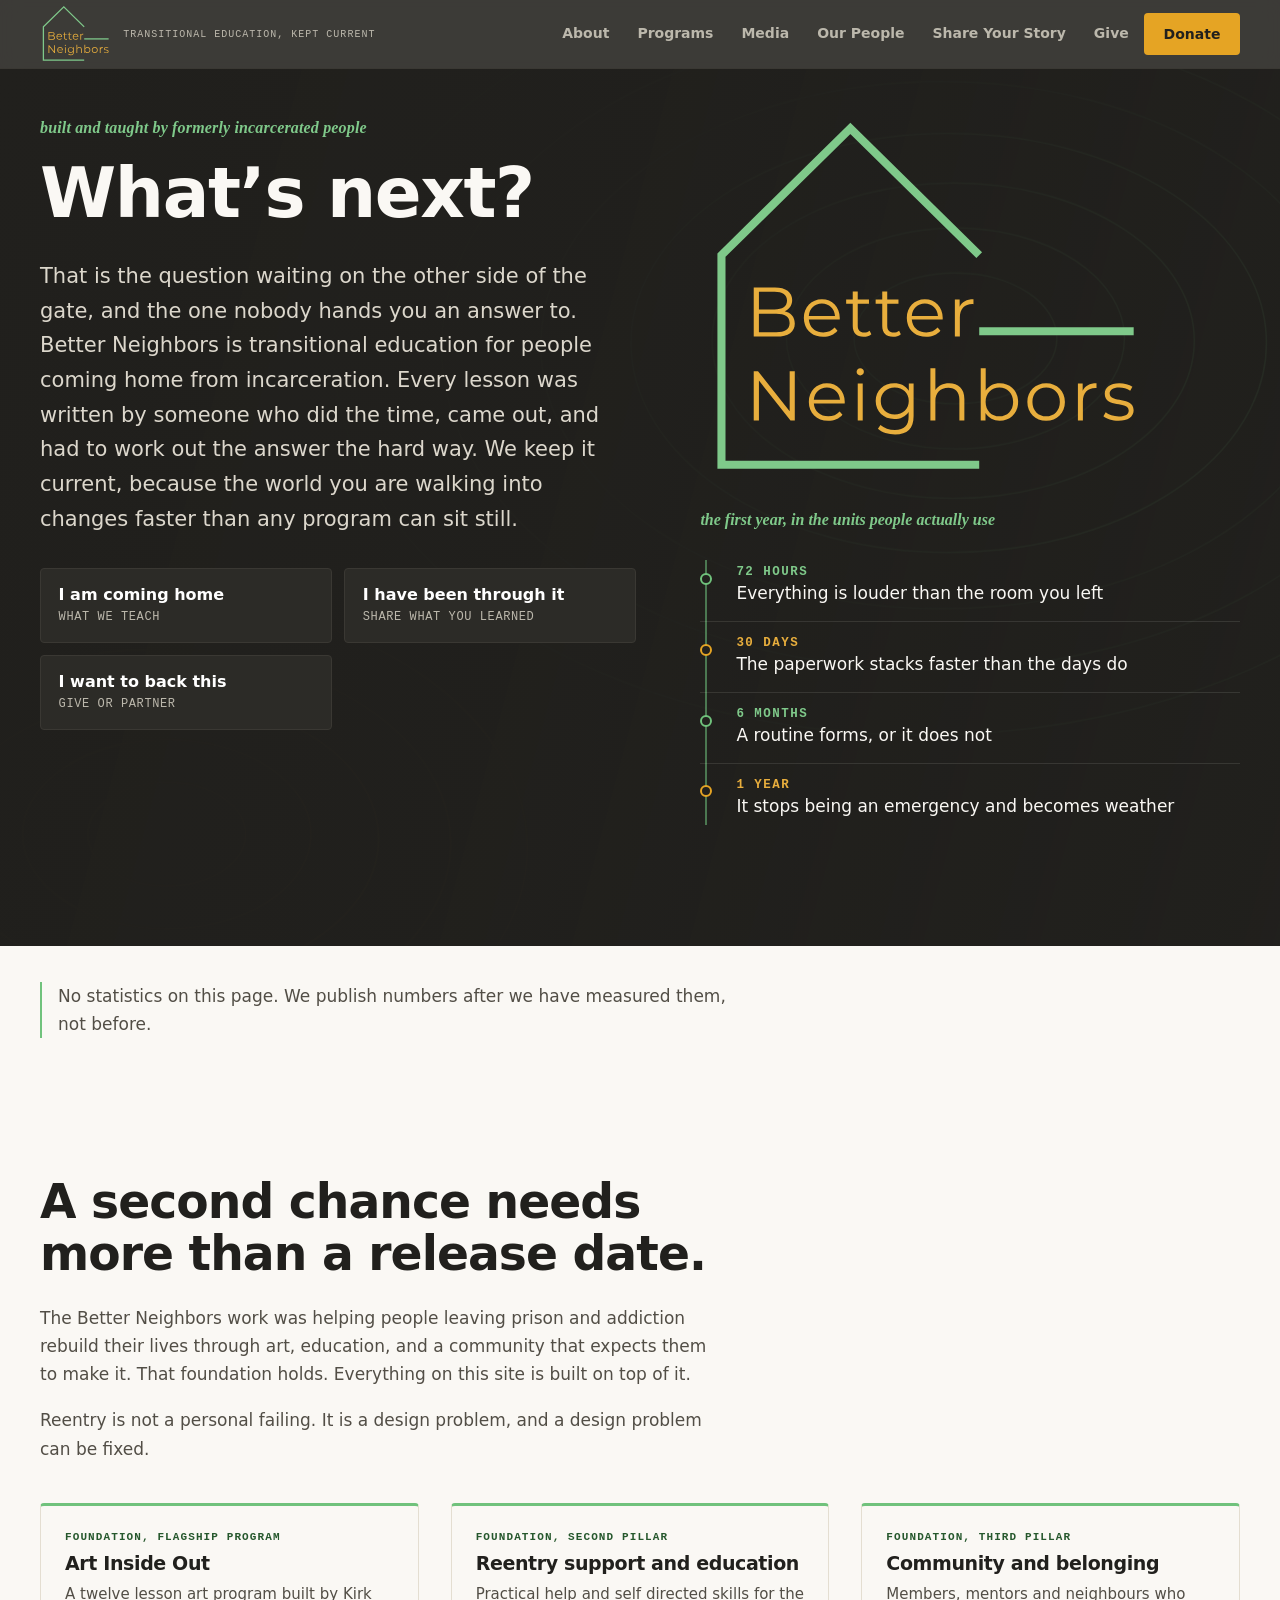
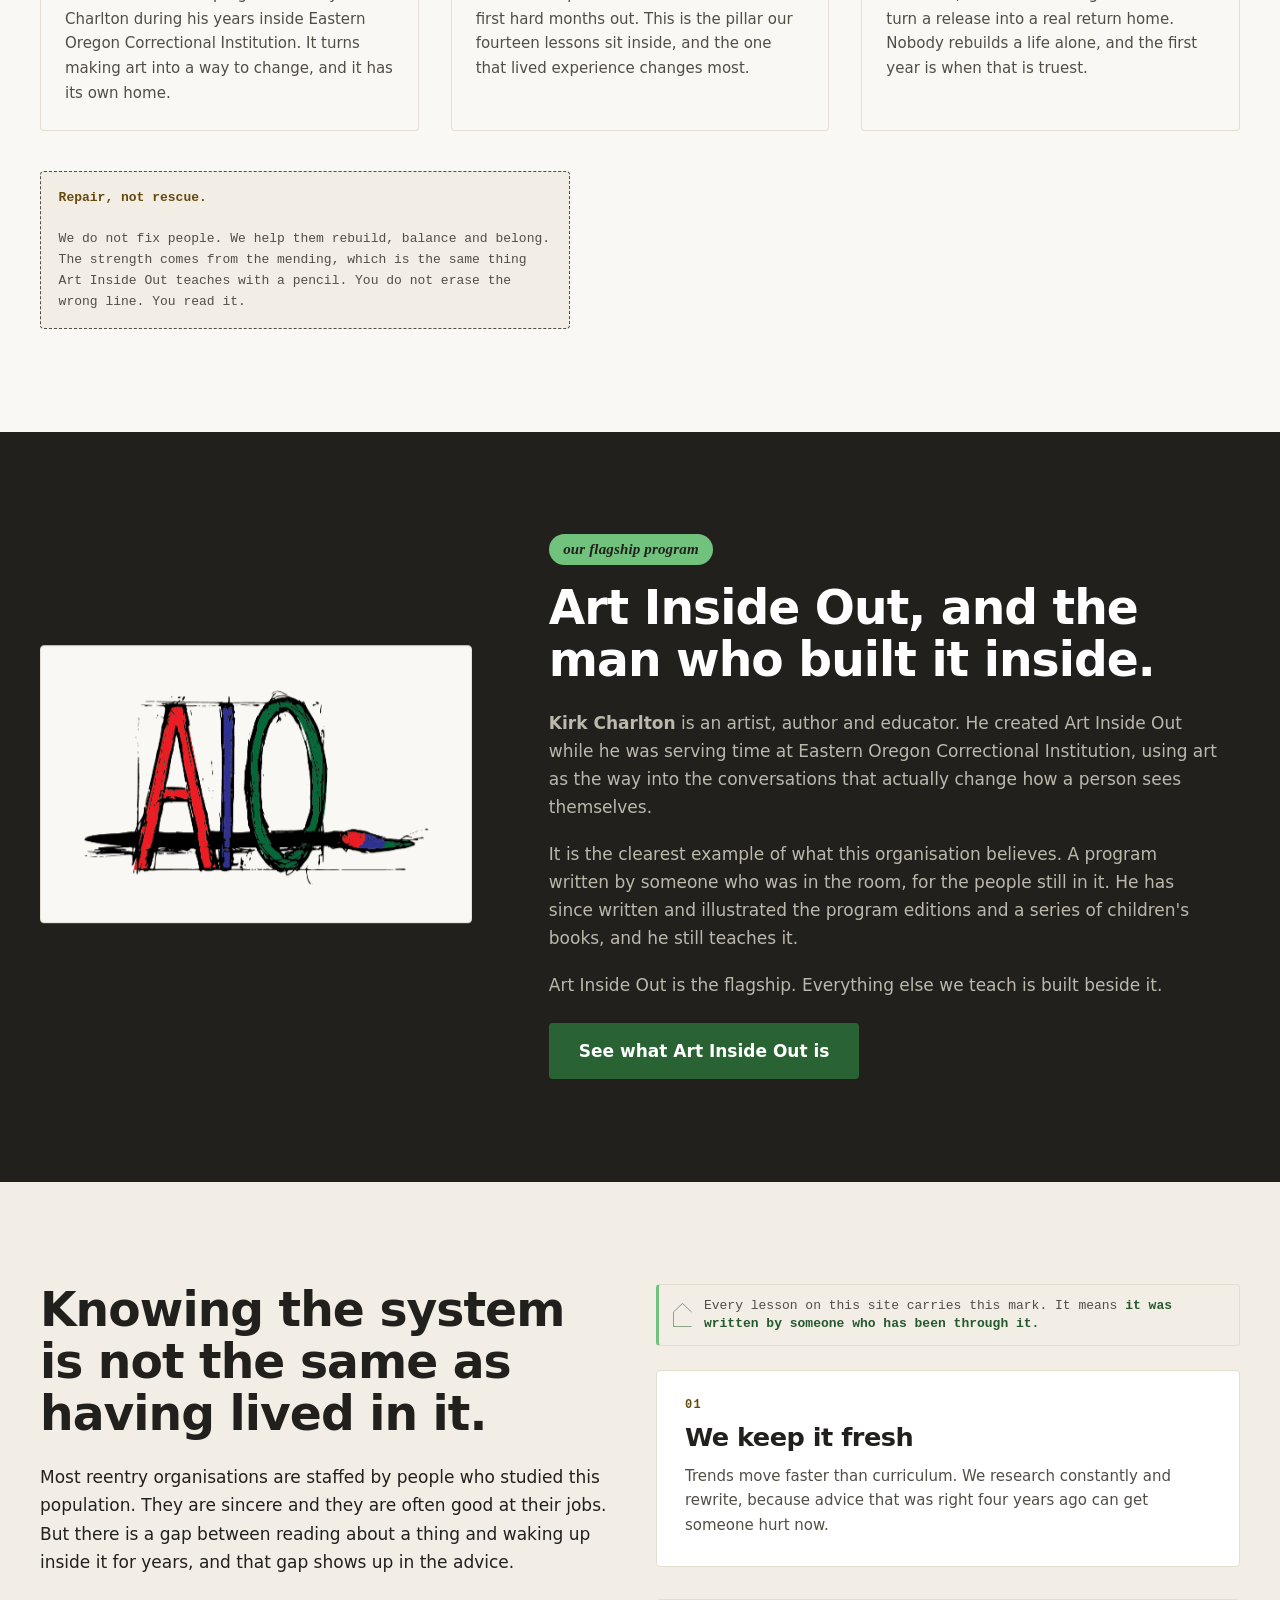
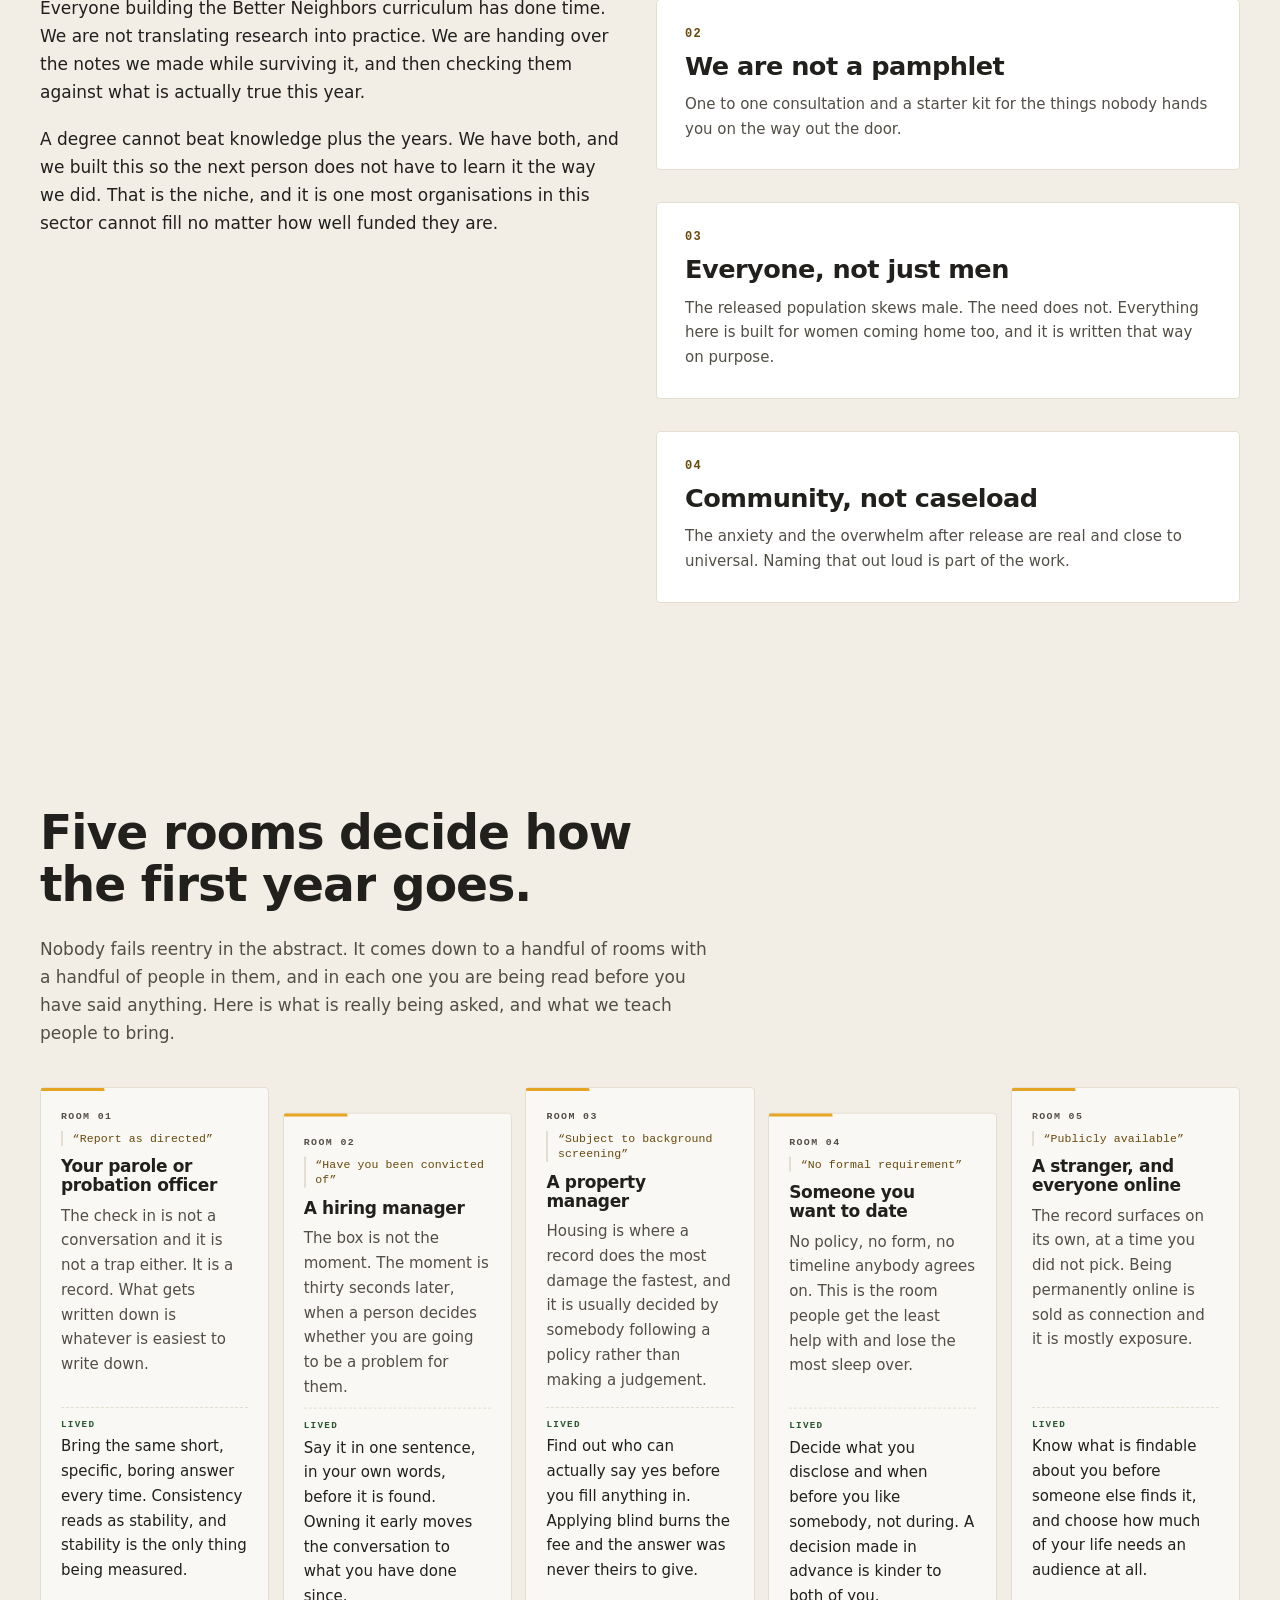
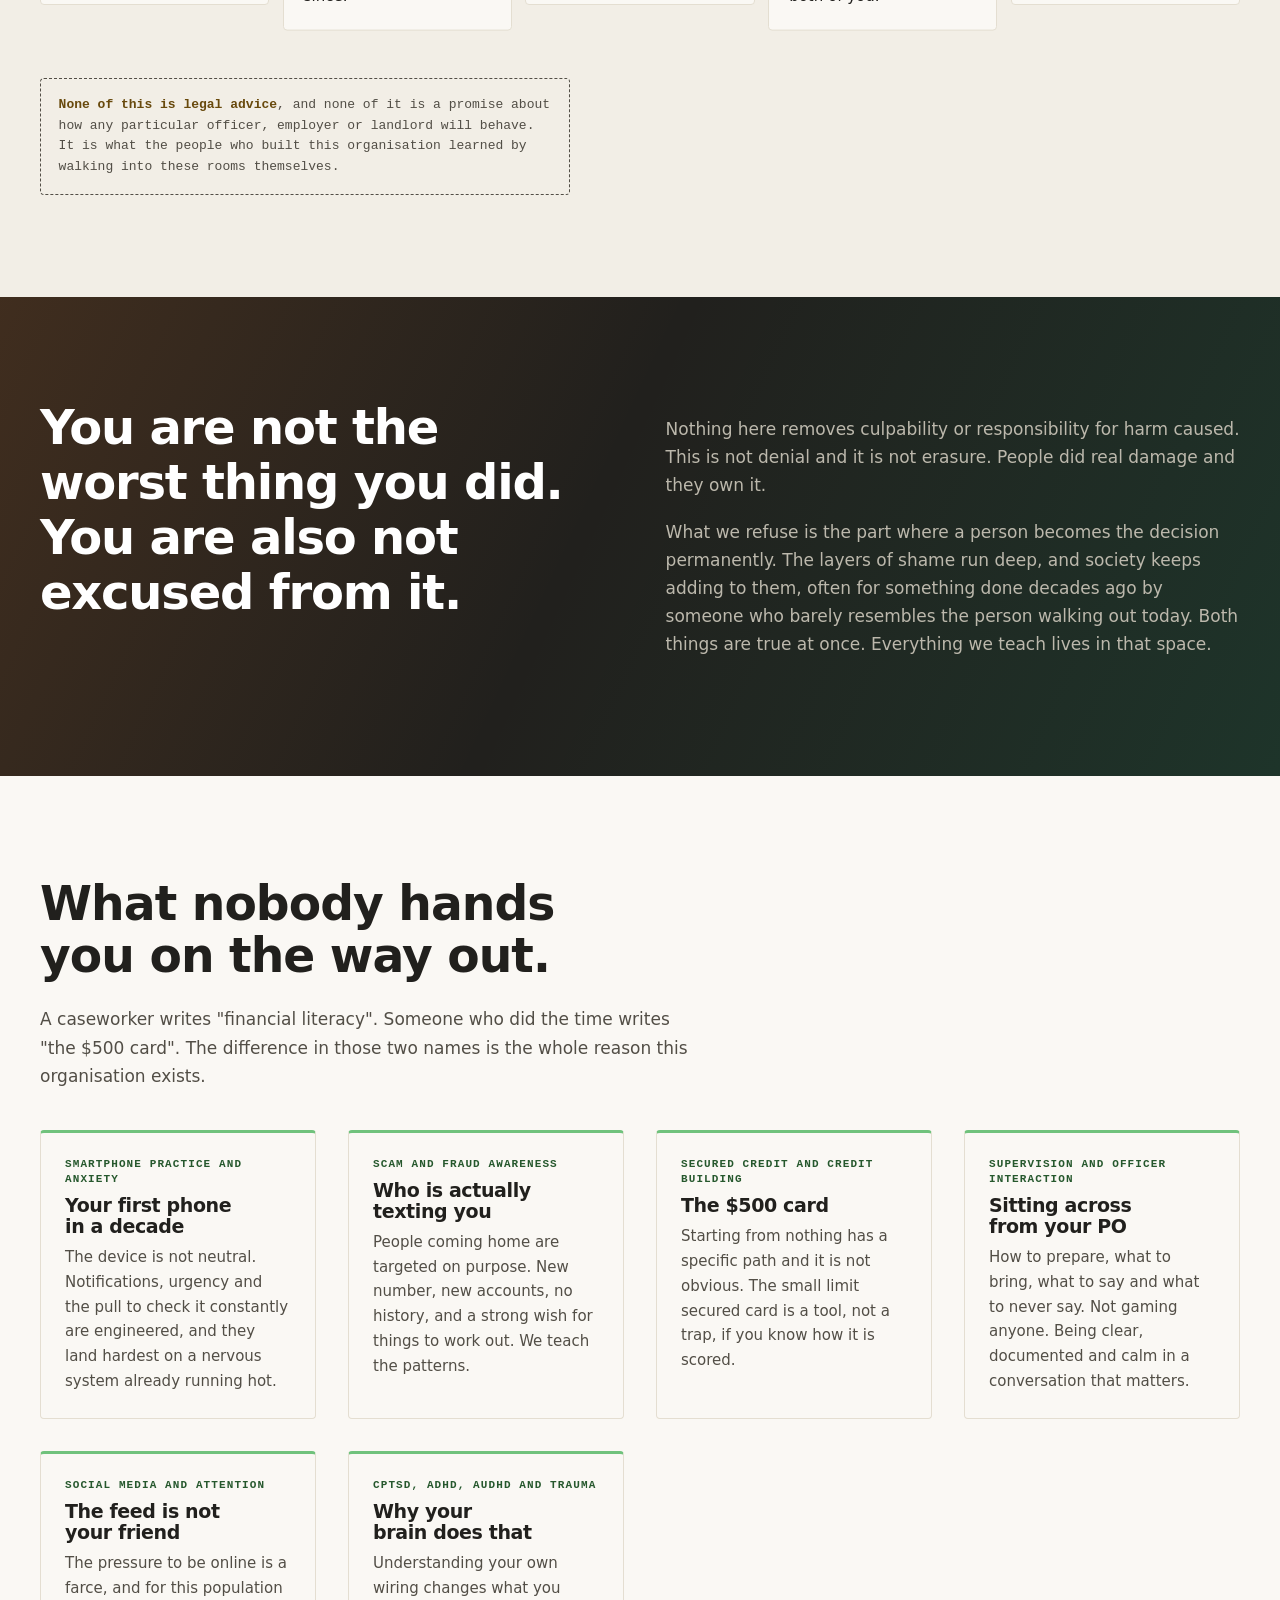
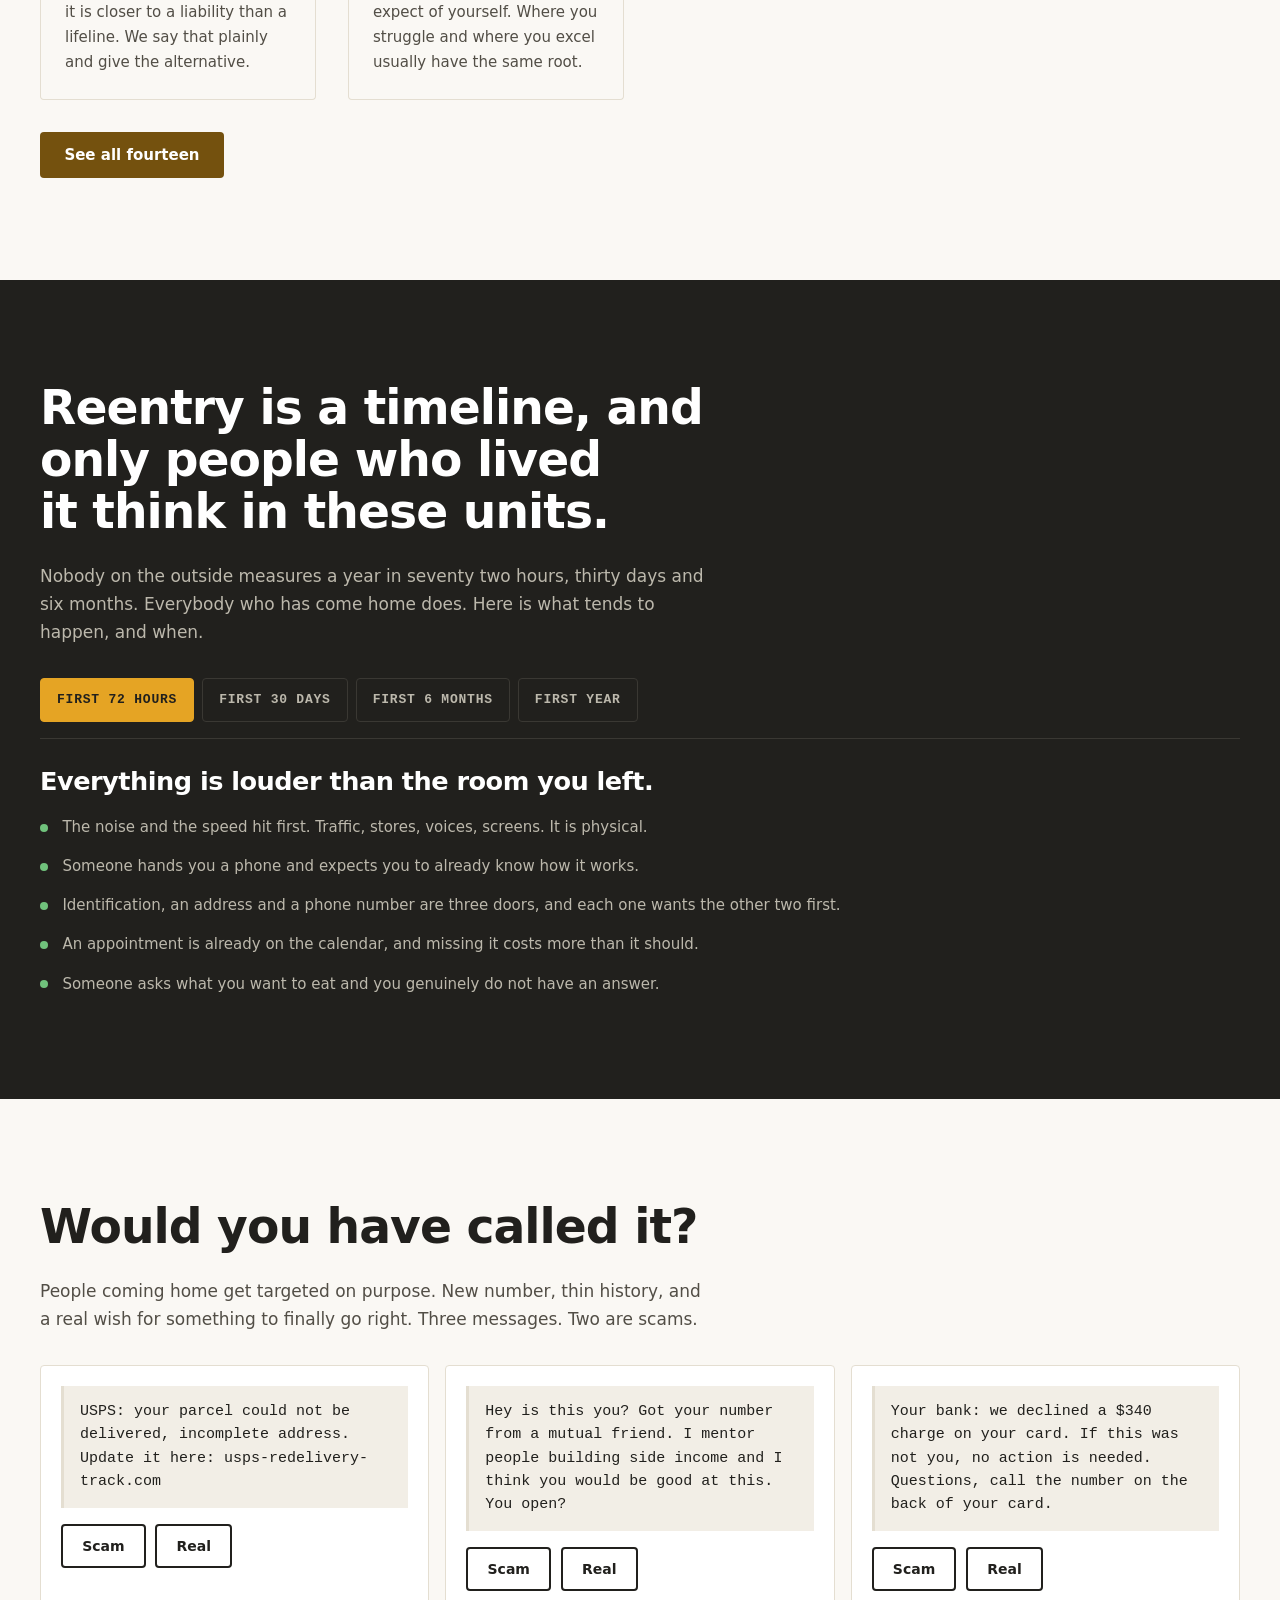
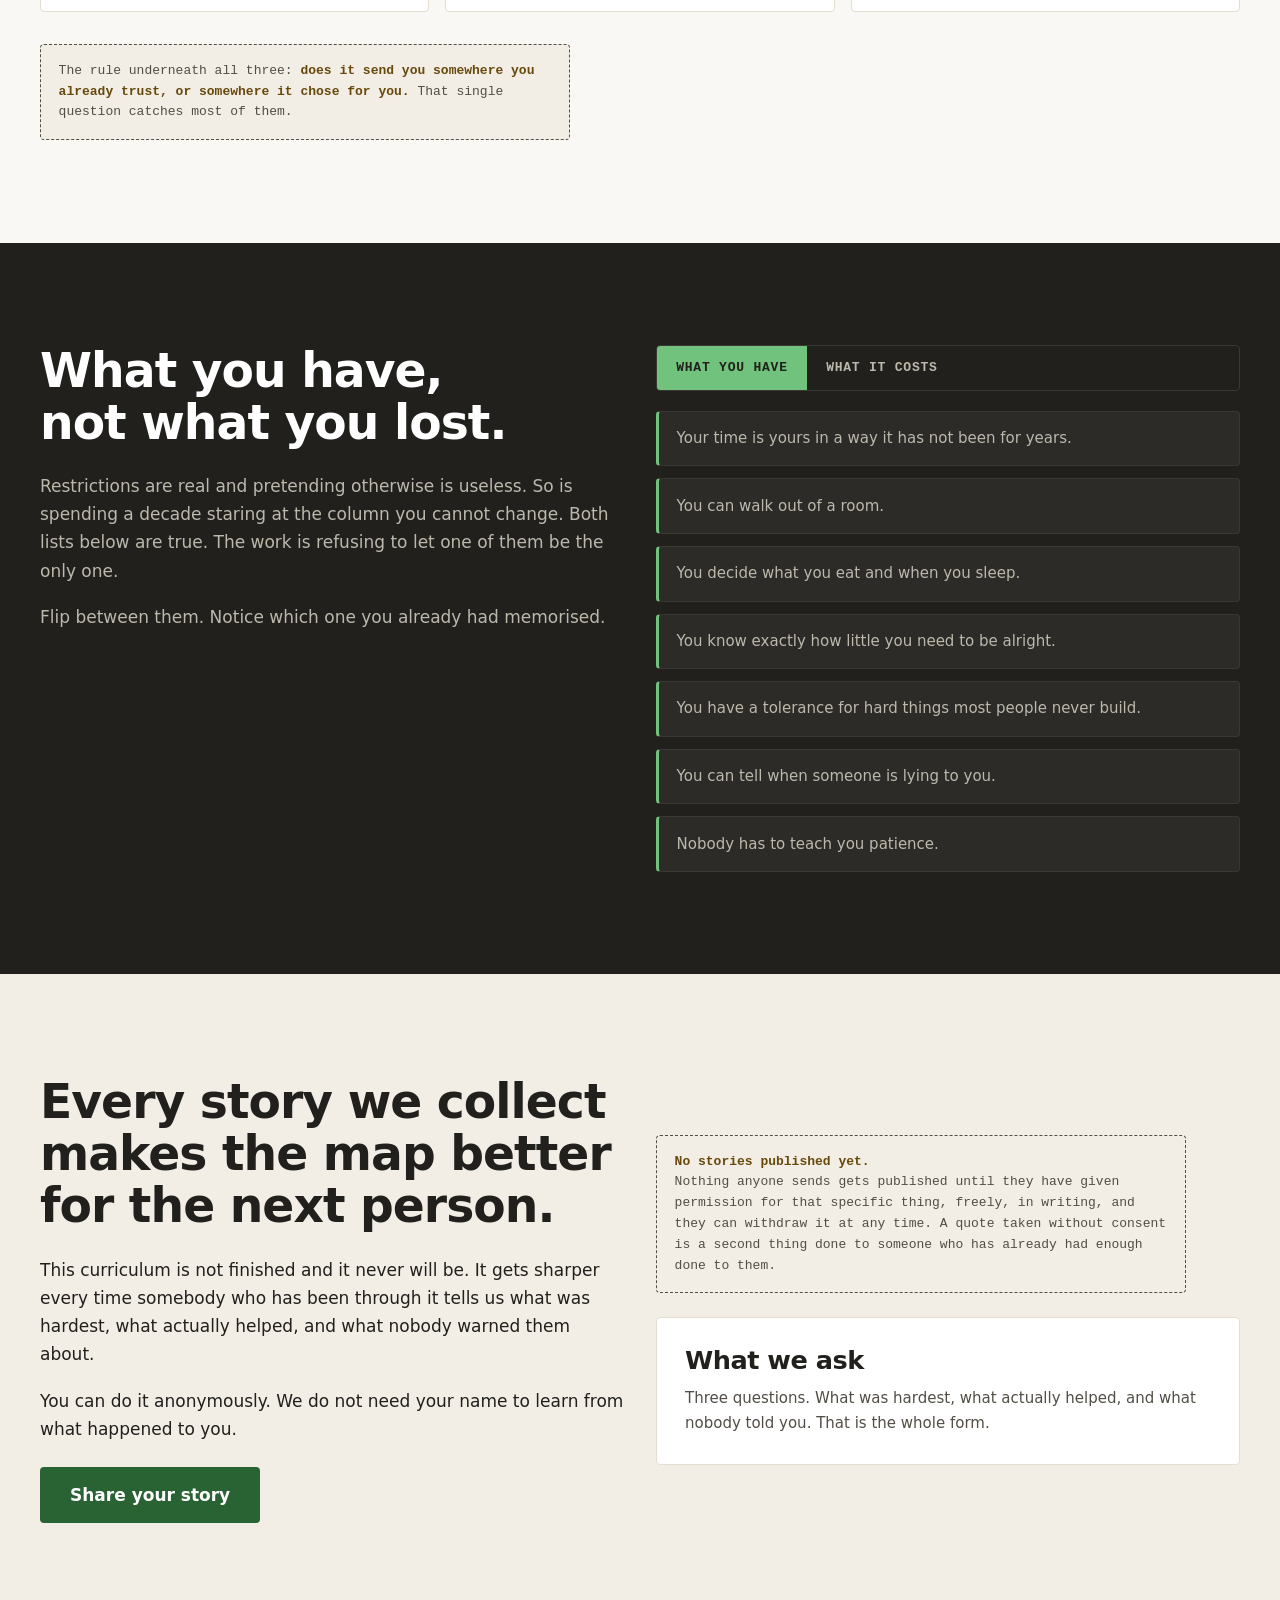
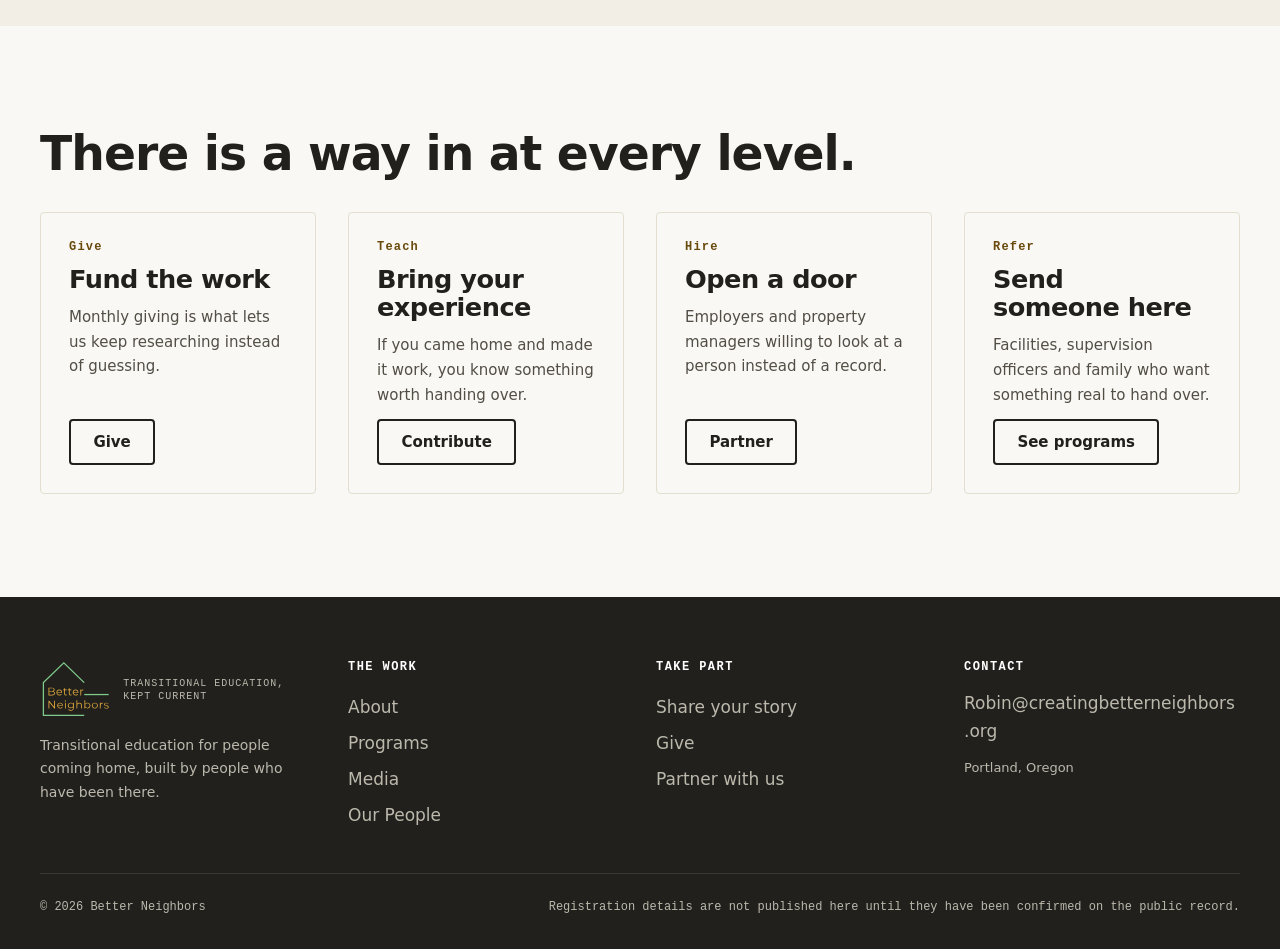
<file: index.html>
<!doctype html>
<html lang="en">
<head>
<meta charset="utf-8">
<meta name="viewport" content="width=device-width, initial-scale=1">
<title>Better Neighbors, transitional education built by people who came home</title>
<meta name="description" content="Better Neighbors is transitional education for people leaving incarceration, written and taught by formerly incarcerated people. We keep it current because the world you are walking into changes faster than any program can sit still.">

<!-- LINK PREVIEW, added 2026-09-04. Lukas pasted bneighbors.org into a message
     and got the Art Inside Out logo. Nothing was wrong with the page: with no
     share image declared, a scraper picks the largest raster it can find, and
     the AIO logo was the only one. Every other mark on the site is an SVG,
     which most scrapers skip.

     share-card.png is 1200x630, the size every platform crops to, and it is
     rendered from the real mark on the real ink ground rather than drawn twice.
     Absolute URLs on purpose: a scraper does not resolve relative paths. -->
<meta property="og:type" content="website">
<meta property="og:site_name" content="Better Neighbors">
<meta property="og:title" content="Better Neighbors">
<meta property="og:description" content="Transitional education for people coming home from incarceration, written and taught by formerly incarcerated people.">
<meta property="og:url" content="https://bneighbors.org/">
<meta property="og:image" content="https://bneighbors.org/assets/share-card.png">
<meta property="og:image:width" content="1200">
<meta property="og:image:height" content="630">
<meta property="og:image:alt" content="The Better Neighbors mark: a house outline with the name inside it.">
<meta name="twitter:card" content="summary_large_image">
<meta name="twitter:title" content="Better Neighbors">
<meta name="twitter:description" content="Transitional education for people coming home from incarceration, written and taught by formerly incarcerated people.">
<meta name="twitter:image" content="https://bneighbors.org/assets/share-card.png">
<link rel="icon" type="image/png" sizes="512x512" href="assets/favicon-512.png">
<link rel="apple-touch-icon" href="assets/favicon-512.png">
<link rel="canonical" href="https://bneighbors.org/">
<link rel="stylesheet" href="assets/styles.css">
</head>
<body>

<a class="skip" href="#main">Skip to the main content</a>

<header class="hdr">
  <div class="wrap hdr-in">
    <a class="brand" href="index.html">
      <!-- THE WHOLE MARK, 2026-09-04. Lukas: "The svg logo in the top left is
           not rendered fully." He drew a wordmark, house plus the words, and
           I had put only the house here on the grounds that the name was
           already set in type beside it. From his side that is his logo with
           half of it missing, and he is right.

           The duplicate name in type came out with this change, so the header
           reads as one lockup rather than the name twice. The tagline stays.
           Colours are the measured on-ink pair, 8.19 and 8.24 on this ground. -->
      <svg class="mark" viewBox="0 0 171 135" width="171" height="135"
           role="img" aria-label="Better Neighbors">
        <title>Better Neighbors</title>
        <style>.cls-1{fill:#e8ae3d}.cls-2{fill:none;stroke:#7fc98a;stroke-miterlimit:10;stroke-width:3px}</style>
        <g>
    <path class="cls-1" d="M35.16,76.55c0,3.1-2.29,4.87-6.85,4.87h-8.38v-18.22h7.86c4.06,0,6.4,1.72,6.4,4.69,0,2.08-1.12,3.46-2.79,4.14,2.34.52,3.75,2.06,3.75,4.53ZM21.86,64.78v6.61h5.81c2.92,0,4.61-1.12,4.61-3.31s-1.69-3.31-4.61-3.31h-5.81ZM33.23,76.39c0-2.37-1.74-3.41-4.95-3.41h-6.43v6.85h6.43c3.2,0,4.95-1.04,4.95-3.44Z"/>
    <path class="cls-1" d="M51.82,75.14h-11.45c.21,2.86,2.39,4.76,5.39,4.76,1.67,0,3.15-.6,4.19-1.8l1.04,1.2c-1.22,1.46-3.12,2.24-5.29,2.24-4.27,0-7.18-2.92-7.18-6.98s2.84-6.95,6.69-6.95,6.64,2.84,6.64,6.95c0,.16-.03.36-.03.57ZM40.37,73.76h9.71c-.23-2.68-2.19-4.56-4.87-4.56s-4.61,1.87-4.84,4.56Z"/>
    <path class="cls-1" d="M63.56,80.58c-.73.65-1.82.96-2.89.96-2.58,0-4.01-1.46-4.01-3.98v-8.28h-2.45v-1.56h2.45v-2.99h1.85v2.99h4.17v1.56h-4.17v8.17c0,1.61.83,2.5,2.37,2.5.75,0,1.51-.23,2.03-.7l.65,1.33Z"/>
    <path class="cls-1" d="M74.5,80.58c-.73.65-1.82.96-2.89.96-2.58,0-4.01-1.46-4.01-3.98v-8.28h-2.45v-1.56h2.45v-2.99h1.85v2.99h4.17v1.56h-4.17v8.17c0,1.61.83,2.5,2.37,2.5.75,0,1.51-.23,2.03-.7l.65,1.33Z"/>
    <path class="cls-1" d="M90.01,75.14h-11.45c.21,2.86,2.39,4.76,5.39,4.76,1.67,0,3.15-.6,4.19-1.8l1.04,1.2c-1.22,1.46-3.12,2.24-5.29,2.24-4.27,0-7.18-2.92-7.18-6.98s2.84-6.95,6.69-6.95,6.64,2.84,6.64,6.95c0,.16-.03.36-.03.57ZM78.56,73.76h9.71c-.23-2.68-2.19-4.56-4.87-4.56s-4.61,1.87-4.84,4.56Z"/>
    <path class="cls-1" d="M101.44,67.62v1.8c-.16,0-.31-.03-.44-.03-2.86,0-4.61,1.82-4.61,5.05v6.98h-1.85v-13.69h1.77v2.68c.86-1.82,2.6-2.79,5.13-2.79Z"/>
    <path class="cls-1" d="M35.16,94.31v18.22h-1.59l-11.71-14.79v14.79h-1.93v-18.22h1.59l11.74,14.79v-14.79h1.9Z"/>
    <path class="cls-1" d="M53.67,106.26h-11.45c.21,2.86,2.39,4.76,5.39,4.76,1.67,0,3.15-.6,4.19-1.8l1.04,1.2c-1.22,1.46-3.12,2.24-5.29,2.24-4.27,0-7.18-2.92-7.18-6.98s2.84-6.95,6.69-6.95,6.64,2.84,6.64,6.95c0,.16-.03.36-.03.57ZM42.22,104.88h9.71c-.23-2.68-2.19-4.56-4.87-4.56s-4.61,1.88-4.84,4.56Z"/>
    <path class="cls-1" d="M58.09,94.52c0-.7.6-1.3,1.35-1.3s1.35.57,1.35,1.28c0,.76-.57,1.35-1.35,1.35s-1.35-.6-1.35-1.33ZM58.51,98.84h1.85v13.69h-1.85v-13.69Z"/>
    <path class="cls-1" d="M79.23,98.84v12.03c0,4.71-2.32,6.85-6.85,6.85-2.5,0-4.95-.75-6.38-2.11l.94-1.41c1.3,1.17,3.28,1.88,5.39,1.88,3.46,0,5.05-1.59,5.05-4.97v-1.74c-1.15,1.74-3.1,2.66-5.34,2.66-3.9,0-6.87-2.73-6.87-6.66s2.97-6.61,6.87-6.61c2.29,0,4.27.94,5.42,2.73v-2.63h1.77ZM77.44,105.35c0-2.97-2.19-5-5.21-5s-5.18,2.03-5.18,5,2.16,5.02,5.18,5.02,5.21-2.06,5.21-5.02Z"/>
    <path class="cls-1" d="M98.06,104.59v7.94h-1.85v-7.76c0-2.89-1.51-4.37-4.11-4.37-2.94,0-4.79,1.82-4.79,4.95v7.18h-1.85v-19.32h1.85v8.02c1.01-1.59,2.81-2.5,5.13-2.5,3.33,0,5.62,1.93,5.62,5.86Z"/>
    <path class="cls-1" d="M118,105.68c0,4.14-2.92,6.98-6.82,6.98-2.26,0-4.17-.99-5.28-2.84v2.71h-1.77v-19.32h1.85v8.23c1.14-1.77,3.02-2.71,5.21-2.71,3.9,0,6.82,2.81,6.82,6.95ZM116.15,105.68c0-3.2-2.21-5.34-5.1-5.34s-5.1,2.13-5.1,5.34,2.19,5.34,5.1,5.34,5.1-2.13,5.1-5.34Z"/>
    <path class="cls-1" d="M121.43,105.68c0-4.06,2.97-6.95,6.98-6.95s6.95,2.89,6.95,6.95-2.94,6.98-6.95,6.98-6.98-2.92-6.98-6.98ZM133.49,105.68c0-3.2-2.16-5.34-5.08-5.34s-5.1,2.13-5.1,5.34,2.19,5.34,5.1,5.34,5.08-2.13,5.08-5.34Z"/>
    <path class="cls-1" d="M147.08,98.73v1.8c-.16,0-.31-.03-.44-.03-2.86,0-4.61,1.82-4.61,5.05v6.98h-1.85v-13.69h1.77v2.68c.86-1.82,2.6-2.79,5.13-2.79Z"/>
    <path class="cls-1" d="M149.65,110.97l.83-1.46c1.09.86,2.94,1.54,4.87,1.54,2.6,0,3.67-.88,3.67-2.24,0-3.57-8.88-.75-8.88-6.17,0-2.24,1.93-3.91,5.41-3.91,1.77,0,3.7.5,4.84,1.28l-.81,1.48c-1.2-.83-2.63-1.17-4.04-1.17-2.47,0-3.57.96-3.57,2.27,0,3.7,8.88.91,8.88,6.17,0,2.37-2.08,3.91-5.65,3.91-2.26,0-4.45-.73-5.57-1.69Z"/>
  </g>
  <polyline class="cls-2" points="103.57 51.22 55.77 4.22 7.96 51.22 7.96 128.99 103.57 128.99"/>
  <line class="cls-2" x1="103.57" y1="79.46" x2="160.87" y2="79.46"/>
      </svg>
      <span class="brand-txt"><span>Transitional education, kept current</span></span>
    </a>

    <button class="burger" type="button" aria-expanded="false" aria-controls="nav">
      <span class="sr">Menu</span>
      <svg viewBox="0 0 24 24" fill="none" stroke="currentColor" stroke-width="2" aria-hidden="true"><path d="M3 6h18M3 12h18M3 18h18"/></svg>
    </button>

    <nav class="nav" id="nav" aria-label="Main">
      <a href="about.html">About</a>
      <a href="programs.html">Programs</a>
      <a href="media.html">Media</a>
      <a href="people.html">Our People</a>
      <a href="contribute.html">Share Your Story</a>
      <a href="give.html">Give</a>
      <a class="btn btn-primary" href="give.html#ways">Donate</a>
    </nav>
  </div>
</header>

<!-- ============================ where the rename notice used to be ===== -->
<!-- REMOVED 2026-09-03. A rename strip lived here from 2026-08-28 saying
     "Better Neighbors is now Next Reentry." Next Reentry is paused and the
     public face is Better Neighbors again, so the strip now announces a move
     that has been undone. It was deleted rather than reversed, because
     reversing it would announce a second rename to a reader who never saw the
     first one, and because there is no longer a two name relationship to
     explain.

     ROBIN'S SECOND JOB SURVIVES, and this is the part that is easy to lose.
     His voice memo of 2026-08-28 was not only asking for a rename notice. The
     feedback he had been given was that the name did not say what the
     organisation DOES, so the block also had to say the field out loud:
     reentry, for people coming home from incarceration. That sentence now
     lives in the hero directly below, which is nearer the top than this strip
     ever was. Do not remove it from there without putting it somewhere else
     above the fold first.

     The block itself is at git 2125e2d if it is ever wanted back. -->

<main id="main">

  <!-- ==================================================== hero ========= -->
  <!-- The headline is "the map was drawn by people who walked it", so the hero
       IS a map. REBUILT 2026-08-17 on Lukas's instruction that the page was
       reading as an Art Inside Out site: "it lookd like it was built for AIO.
       It's got too much Kirk images in it."

       THE HERO IS NOW DRAWN, NOT PHOTOGRAPHED. The ground is a contour field
       and the four waypoints are the reentry timeline this organisation already
       teaches, in the units it already uses. That is Better Neighbors's own material
       rather than borrowed AIO photography, and it carries the brand thesis in
       one look: the mono unit is the system's voice, the line under it is the
       human one.

       DO NOT put photographs back on this route. Every photograph available is
       Art Inside Out's, which is exactly what made the page read wrong. -->
  <section class="hero has-map" id="top" data-drift>
    <div class="hero-bg" aria-hidden="true">
      <!-- Contour field, drawn in the file so the hero costs no request and can
           never 404. Two ridges, offset and rotated, on the ink ground. -->
      <svg class="contours scale-in" viewBox="0 0 1200 800" preserveAspectRatio="xMidYMid slice" focusable="false">
        <g class="ridge ridge-a">
          <ellipse cx="880" cy="250" rx="90"  ry="58"/>
          <ellipse cx="880" cy="250" rx="150" ry="98"/>
          <ellipse cx="878" cy="252" rx="214" ry="140"/>
          <ellipse cx="874" cy="254" rx="282" ry="186"/>
          <ellipse cx="868" cy="256" rx="356" ry="234"/>
          <ellipse cx="860" cy="258" rx="436" ry="286"/>
          <ellipse cx="850" cy="260" rx="522" ry="342"/>
        </g>
        <g class="ridge ridge-b">
          <ellipse cx="180" cy="690" rx="70"  ry="46"/>
          <ellipse cx="180" cy="690" rx="128" ry="84"/>
          <ellipse cx="176" cy="694" rx="192" ry="126"/>
          <ellipse cx="170" cy="698" rx="262" ry="172"/>
          <ellipse cx="162" cy="702" rx="338" ry="222"/>
        </g>
      </svg>
    </div>

    <div class="wrap">
      <div class="hero-grid">
        <div class="hero-in">
          <p class="eyebrow">Built and taught by formerly incarcerated people</p>
          <h1 class="split">What&rsquo;s next?</h1>
          <p class="hero-sub">
            That is the question waiting on the other side of the gate, and the one nobody
            hands you an answer to. Better Neighbors is transitional education for people coming
            home from incarceration. Every lesson was written by someone who did the time, came out, and had to
            work out the answer the hard way. We keep it current, because the world you are
            walking into changes faster than any program can sit still.
          </p>

          <nav class="router" aria-label="Where to start">
            <a href="programs.html">
              <b>I am coming home</b>
              <span>What we teach</span>
            </a>
            <a href="contribute.html">
              <b>I have been through it</b>
              <span>Share what you learned</span>
            </a>
            <a href="give.html">
              <b>I want to back this</b>
              <span>Give or partner</span>
            </a>
          </nav>
        </div>

        <!-- THE LADDER. Replaced the circular waypoint map on 2026-08-18.
             Lukas: "The landing page circles aren't very clear. I don't really
             want them... The captions under the bubbles are particularly
             unclear."

             He is right about why. A diagram asks somebody to work out what the
             arrangement means before they can read it, and this is a page whose
             first job is to be legible to a person having a hard week. So the
             same four stages are now a plain list on a drawn line. Nothing has
             to be decoded: the unit is on the left, the sentence is on the
             right, and they read left to right like everything else.

             Decorative, because every line here is set out in full in the
             timeline section further down. A screen reader loses nothing. -->
        <div class="ladder" aria-hidden="true">
          <!-- The mark sits here to close the gap above the list, 2026-08-18.
               Lukas: "There is too much blank space above the animation." It is
               the same monogram as the header, at size, and it anchors the right
               hand column to the brand rather than leaving it floating. -->
          <!-- THE FULL WORDMARK GOES HERE, 2026-09-03, and this is the only
               place on the site that gets it. The Next Reentry N and R monogram
               that stood here was the largest piece of the old brand anywhere
               on the site, larger than the headline beside it, and it survived
               the name sweep because it is drawn in paths and contains no text
               to search for. It was found by rendering the page and looking at
               it, which is the only way it could have been found.

               The header, footer and lesson badge carry the house alone,
               because each of those sits beside the name already set in type.
               This slot has no name beside it and a whole column of room, so it
               takes the mark entire. That is also what the note above asks for:
               it anchors the right hand column to the brand.

               Colours are the on-ink pair, 8.19 and 8.24 against this ground.
               The file carries its own measurements. -->
          <img class="ladder-mark" src="assets/bn-logo-on-ink.svg" alt=""
               width="171" height="135">
          <p class="ladder-head">The first year, in the units people actually use</p>
          <ol class="ladder-list">
            <li class="rung">
              <span class="rung-unit">72 hours</span>
              <span class="rung-say">Everything is louder than the room you left</span>
            </li>
            <li class="rung">
              <span class="rung-unit">30 days</span>
              <span class="rung-say">The paperwork stacks faster than the days do</span>
            </li>
            <li class="rung">
              <span class="rung-unit">6 months</span>
              <span class="rung-say">A routine forms, or it does not</span>
            </li>
            <li class="rung">
              <span class="rung-unit">1 year</span>
              <span class="rung-say">It stops being an emergency and becomes weather</span>
            </li>
          </ol>
        </div>
        </div>
      </div>
    </div>
  </section>

  <!-- The promise this page makes, in plain text. It used to be a full
       bleed orange bar of small type; Lukas asked for those to go. -->
  <div class="pledge">
    <div class="wrap"><p>No statistics on this page. We publish numbers after we have measured them, not before.</p></div>
  </div>

  
  <!-- ======================================= the foundation ============= -->
  <!-- The Better Neighbors half of the merge. This is the ground the whole
       organisation stands on. The lived-experience curriculum further down is
       the layer built on top of it, not a replacement for it. -->
  <section class="band" id="foundation">
    <div class="wrap">
      <div class="reveal" style="max-width:58rem">
        <h2 class="split">A second chance needs more than a release date.</h2>

        <!-- The .formerly block that used to sit here MOVED to the top of the
             page on 2026-08-28, at Robin's request that the rename be stated
             near the top. It is not repeated here; the paragraph below already
             names Better Neighbors and says what that work was. -->
        <p class="muted">
          The Better Neighbors work was helping people leaving prison and addiction
          rebuild their lives through art, education, and a community that expects them
          to make it. That foundation holds. Everything on this site is built on top of
          it.
        </p>
        <p class="muted">
          Reentry is not a personal failing. It is a design problem, and a design problem
          can be fixed.
        </p>
      </div>

      <div class="grid g3 reveal" style="margin-top:2.5rem">
        <div class="prog">
          <span class="formal">Foundation, flagship program</span>
          <h3>Art Inside Out</h3>
          <p>A twelve lesson art program built by Kirk Charlton during his years inside Eastern Oregon Correctional Institution. It turns making art into a way to change, and it has its own home.</p>
        </div>
        <div class="prog">
          <span class="formal">Foundation, second pillar</span>
          <h3>Reentry support and education</h3>
          <p>Practical help and self directed skills for the first hard months out. This is the pillar our fourteen lessons sit inside, and the one that lived experience changes most.</p>
        </div>
        <div class="prog">
          <span class="formal">Foundation, third pillar</span>
          <h3>Community and belonging</h3>
          <p>Members, mentors and neighbours who turn a release into a real return home. Nobody rebuilds a life alone, and the first year is when that is truest.</p>
        </div>
      </div>

      <p class="note reveal" style="margin-top:2.5rem">
        <b>Repair, not rescue.</b><br><br>
        We do not fix people. We help them rebuild, balance and belong. The strength
        comes from the mending, which is the same thing Art Inside Out teaches with a
        pencil. You do not erase the wrong line. You read it.
      </p>
    </div>
  </section>

  <!-- ================================================ the flagship ====== -->
  <!-- Lukas asked for Kirk to be recognised here by name. The programme card
       above already names him, and he is public as the author of these books,
       so this exposes nothing that is not already on a book cover.

       WHAT IS DELIBERATELY NOT HERE. Three unverified outcome claims from the
       Better Neighbors packet are kept off this page, because nobody has
       verified them and the top of this page promises no statistics.

       THE CLAIMS THEMSELVES ARE NOT REPEATED HERE, on purpose, and that is a
       change made on 2026-08-28. An HTML comment ships to the browser and is
       readable in view-source, so spelling them out in this file was publishing
       the exact sentences the page refuses to publish. They are written out in
       full, with what is wrong with each, in the private design record that
       sits outside this published folder.

       ONE KIRK IMAGE, AND ONLY ONE. Lukas cut this back on 2026-08-17 because
       the landing page was carrying three of them and read as an Art Inside Out
       site rather than a Better Neighbors one. His instruction was to keep "a Kirk
       card referencing AIO", singular. The booth and book-stand photographs that
       used to sit under this card are gone from the page. If a photograph is
       ever added back here, one of these two has to come off. -->
  <section class="band band-ink" id="flagship" data-drift>
    <div class="wrap">
      <div class="flagship reveal">
        <div class="portrait-wrap drift-slow">
          <!-- COLOUR version, on Lukas's instruction 2026-09-04: "use the color AIO
               logo for that section". It sits on the light plate this wrapper
               already provides, so the black brush stroke still reads. -->
          <img src="assets/aio-logo-color.png" alt="The Art Inside Out logo" width="807" height="455" loading="lazy" decoding="async">
        </div>

        <div>
          <p class="badge-flag">Our flagship program</p>
          <h2 class="split">Art Inside Out, and the man who built it inside.</h2>
          <p class="muted">
            <b>Kirk Charlton</b> is an artist, author and educator. He created Art Inside
            Out while he was serving time at Eastern Oregon Correctional Institution,
            using art as the way into the conversations that actually change how a person
            sees themselves.
          </p>
          <p class="muted">
            It is the clearest example of what this organisation believes. A program
            written by someone who was in the room, for the people still in it. He has
            since written and illustrated the program editions and a series of children's
            books, and he still teaches it.
          </p>
          <p class="muted">
            Art Inside Out is the flagship. Everything else we teach is built beside it.
          </p>
          <p style="margin-top:1.5rem">
            <a class="btn btn-green btn-lg" href="programs.html">See what Art Inside Out is</a>
          </p>
        </div>
      </div>

    </div>
  </section>

  <!-- ============================================ the position ========== -->
  <!-- The Better Neighbors half of the merge. What lived experience adds on top
       of the foundation above, and why the niche is defensible. -->
  <section class="band band-paper-2" id="lived">
    <div class="wrap">
      <div class="grid g2" style="align-items:start">
        <div class="reveal">
          <h2>Knowing the system is not the same as having lived in it.</h2>
          <p>
            Most reentry organisations are staffed by people who studied this population.
            They are sincere and they are often good at their jobs. But there is a gap
            between reading about a thing and waking up inside it for years, and that gap
            shows up in the advice.
          </p>
          <p>
            Everyone building the Better Neighbors curriculum has done time. We are not
            translating research into practice. We are handing over the notes we made
            while surviving it, and then checking them against what is actually true
            this year.
          </p>
          <p>
            A degree cannot beat knowledge plus the years. We have both, and we built
            this so the next person does not have to learn it the way we did. That is
            the niche, and it is one most organisations in this sector cannot fill no
            matter how well funded they are.
          </p>
        </div>

        <div class="stack reveal">
          <div class="lem">
            <img src="assets/bn-icon-on-paper.svg" alt="" width="100" height="129">
            <span>Every lesson on this site carries this mark. It means <b>it was written by someone who has been through it.</b></span>
          </div>

          <div class="grid g2">
            <div class="card">
              <span class="card-num">01</span>
              <h3>We keep it fresh</h3>
              <p>Trends move faster than curriculum. We research constantly and rewrite, because advice that was right four years ago can get someone hurt now.</p>
            </div>
            <div class="card">
              <span class="card-num">02</span>
              <h3>We are not a pamphlet</h3>
              <p>One to one consultation and a starter kit for the things nobody hands you on the way out the door.</p>
            </div>
            <div class="card">
              <span class="card-num">03</span>
              <h3>Everyone, not just men</h3>
              <p>The released population skews male. The need does not. Everything here is built for women coming home too, and it is written that way on purpose.</p>
            </div>
            <div class="card">
              <span class="card-num">04</span>
              <h3>Community, not caseload</h3>
              <p>The anxiety and the overwhelm after release are real and close to universal. Naming that out loud is part of the work.</p>
            </div>
          </div>
        </div>
      </div>
    </div>
  </section>

  <!-- ================================================= the rooms ======== -->
  <!-- ADDED 2026-08-17, when Lukas said the page read as an Art Inside Out site
       and asked for "something a little different". This is the section that is
       most specifically Better Neighbors's and could not belong to any other
       organisation, and it comes straight out of his own brief:

         "The reprieve we offer is based on lived experience interacting with
          PO's, employers, property managers, people you want to date, and
          general public."

       Five rooms, one per person named in that sentence. Each card is built the
       way the whole brand is built. The mono line at the top is how the system
       words it, the sentence underneath is what is actually happening in the
       room, and the last line is the part only somebody who has sat in that
       chair would tell you.

       NO PHOTOGRAPHS HERE ON PURPOSE. This is the counterweight to the AIO
       imagery, so it has to carry itself typographically. -->
  <section class="band band-paper-2" id="rooms">
    <div class="wrap">
      <div class="reveal" style="max-width:54rem">
        <h2 class="split">Five rooms decide how the first year goes.</h2>
        <p class="muted">
          Nobody fails reentry in the abstract. It comes down to a handful of rooms
          with a handful of people in them, and in each one you are being read before
          you have said anything. Here is what is really being asked, and what we
          teach people to bring.
        </p>
      </div>

      <ol class="rooms reveal">
        <li class="room">
          <span class="room-no">Room 01</span>
          <span class="room-sys">Report as directed</span>
          <h3>Your parole or probation officer</h3>
          <p>The check in is not a conversation and it is not a trap either. It is a record. What gets written down is whatever is easiest to write down.</p>
          <p class="room-lived">Bring the same short, specific, boring answer every time. Consistency reads as stability, and stability is the only thing being measured.</p>
        </li>
        <li class="room">
          <span class="room-no">Room 02</span>
          <span class="room-sys">Have you been convicted of</span>
          <h3>A hiring manager</h3>
          <p>The box is not the moment. The moment is thirty seconds later, when a person decides whether you are going to be a problem for them.</p>
          <p class="room-lived">Say it in one sentence, in your own words, before it is found. Owning it early moves the conversation to what you have done since.</p>
        </li>
        <li class="room">
          <span class="room-no">Room 03</span>
          <span class="room-sys">Subject to background screening</span>
          <h3>A property manager</h3>
          <p>Housing is where a record does the most damage the fastest, and it is usually decided by somebody following a policy rather than making a judgement.</p>
          <p class="room-lived">Find out who can actually say yes before you fill anything in. Applying blind burns the fee and the answer was never theirs to give.</p>
        </li>
        <li class="room">
          <span class="room-no">Room 04</span>
          <span class="room-sys">No formal requirement</span>
          <h3>Someone you want to date</h3>
          <p>No policy, no form, no timeline anybody agrees on. This is the room people get the least help with and lose the most sleep over.</p>
          <p class="room-lived">Decide what you disclose and when before you like somebody, not during. A decision made in advance is kinder to both of you.</p>
        </li>
        <li class="room">
          <span class="room-no">Room 05</span>
          <span class="room-sys">Publicly available</span>
          <h3>A stranger, and everyone online</h3>
          <p>The record surfaces on its own, at a time you did not pick. Being permanently online is sold as connection and it is mostly exposure.</p>
          <p class="room-lived">Know what is findable about you before someone else finds it, and choose how much of your life needs an audience at all.</p>
        </li>
      </ol>

      <p class="note reveal" style="margin-top:2.5rem">
        <b>None of this is legal advice</b>, and none of it is a promise about how any
        particular officer, employer or landlord will behave. It is what the people who
        built this organisation learned by walking into these rooms themselves.
      </p>
    </div>
  </section>

  <!-- ============================================== the statement ======= -->
  <section class="pull pull-2col">
    <div class="wrap">
      <p class="big">You are not the worst thing you did. You are also not excused from it.</p>
      <div class="read" style="margin-top:2rem">
        <p style="color:var(--muted-on-ink)">
          Nothing here removes culpability or responsibility for harm caused. This is not
          denial and it is not erasure. People did real damage and they own it.
        </p>
        <p style="color:var(--muted-on-ink)">
          What we refuse is the part where a person becomes the decision permanently.
          The layers of shame run deep, and society keeps adding to them, often for
          something done decades ago by someone who barely resembles the person walking
          out today. Both things are true at once. Everything we teach lives in that space.
        </p>
      </div>
    </div>
  </section>

  <!-- ============================================== the starter kit ===== -->
  <section class="band" id="teach">
    <div class="wrap">
      <div class="reveal" style="max-width:52rem">
        <h2>What nobody hands you on the way out.</h2>
        <p class="muted">
          A caseworker writes "financial literacy". Someone who did the time writes
          "the $500 card". The difference in those two names is the whole reason
          this organisation exists.
        </p>
      </div>

      <div class="grid g3 reveal" style="margin-top:2.5rem">
        <div class="prog">
          <span class="formal">Smartphone practice and anxiety</span>
          <h3>Your first phone in a decade</h3>
          <p>The device is not neutral. Notifications, urgency and the pull to check it constantly are engineered, and they land hardest on a nervous system already running hot.</p>
        </div>
        <div class="prog">
          <span class="formal">Scam and fraud awareness</span>
          <h3>Who is actually texting you</h3>
          <p>People coming home are targeted on purpose. New number, new accounts, no history, and a strong wish for things to work out. We teach the patterns.</p>
        </div>
        <div class="prog">
          <span class="formal">Secured credit and credit building</span>
          <h3>The $500 card</h3>
          <p>Starting from nothing has a specific path and it is not obvious. The small limit secured card is a tool, not a trap, if you know how it is scored.</p>
        </div>
        <div class="prog">
          <span class="formal">Supervision and officer interaction</span>
          <h3>Sitting across from your PO</h3>
          <p>How to prepare, what to bring, what to say and what to never say. Not gaming anyone. Being clear, documented and calm in a conversation that matters.</p>
        </div>
        <div class="prog">
          <span class="formal">Social media and attention</span>
          <h3>The feed is not your friend</h3>
          <p>The pressure to be online is a farce, and for this population it is closer to a liability than a lifeline. We say that plainly and give the alternative.</p>
        </div>
        <div class="prog">
          <span class="formal">CPTSD, ADHD, AuDHD and trauma</span>
          <h3>Why your brain does that</h3>
          <p>Understanding your own wiring changes what you expect of yourself. Where you struggle and where you excel usually have the same root.</p>
        </div>
      </div>

      <p style="margin-top:2rem">
        <a class="btn btn-primary" href="programs.html">See all fourteen</a>
      </p>
    </div>
  </section>

  <!-- ================================================= timeline ========= -->
  <section class="band band-ink" data-timeline>
    <div class="wrap">
      <div class="reveal" style="max-width:52rem">
        <h2>Reentry is a timeline, and only people who lived it think in these units.</h2>
        <p class="muted">
          Nobody on the outside measures a year in seventy two hours, thirty days and
          six months. Everybody who has come home does. Here is what tends to happen,
          and when.
        </p>
      </div>

      <div class="tl-tabs" role="tablist" aria-label="Reentry timeline" style="margin-top:2rem">
        <button role="tab" id="t1" aria-controls="p1" aria-selected="true" type="button">First 72 hours</button>
        <button role="tab" id="t2" aria-controls="p2" aria-selected="false" type="button">First 30 days</button>
        <button role="tab" id="t3" aria-controls="p3" aria-selected="false" type="button">First 6 months</button>
        <button role="tab" id="t4" aria-controls="p4" aria-selected="false" type="button">First year</button>
      </div>

      <div class="tl-panel" id="p1" role="tabpanel" aria-labelledby="t1" tabindex="0">
        <h3>Everything is louder than the room you left.</h3>
        <ul class="tl-list">
          <li>The noise and the speed hit first. Traffic, stores, voices, screens. It is physical.</li>
          <li>Someone hands you a phone and expects you to already know how it works.</li>
          <li>Identification, an address and a phone number are three doors, and each one wants the other two first.</li>
          <li>An appointment is already on the calendar, and missing it costs more than it should.</li>
          <li>Someone asks what you want to eat and you genuinely do not have an answer.</li>
        </ul>
      </div>

      <div class="tl-panel" id="p2" role="tabpanel" aria-labelledby="t2" tabindex="0" hidden>
        <h3>The paperwork stacks faster than the days do.</h3>
        <ul class="tl-list">
          <li>People who offered help before release get harder to reach after it.</li>
          <li>The first money goes before it lands, and nobody warned you about the gap.</li>
          <li>You start noticing who asks about your case and who asks about you.</li>
          <li>The excitement wears off around week three. That is normal and it is not failure.</li>
          <li>Every form wants a history you cannot summarise in a box.</li>
        </ul>
      </div>

      <div class="tl-panel" id="p3" role="tabpanel" aria-labelledby="t3" tabindex="0" hidden>
        <h3>A routine either forms or it does not.</h3>
        <ul class="tl-list">
          <li>Everything downstream depends on whether a rhythm took hold in these months.</li>
          <li>The record surfaces somewhere you did not expect. An application, a search, a conversation.</li>
          <li>A first real rejection tied to your past lands harder than you planned for.</li>
          <li>Credit turns into a wall you cannot climb without a system, and the system is not obvious.</li>
          <li>You find out who your actual people are.</li>
        </ul>
      </div>

      <div class="tl-panel" id="p4" role="tabpanel" aria-labelledby="t4" tabindex="0" hidden>
        <h3>The label stops being an emergency and starts being weather.</h3>
        <ul class="tl-list">
          <li>It still shows up. You stop being ambushed by it every time.</li>
          <li>Work either becomes a job or becomes a direction, and the difference is deliberate.</li>
          <li>Somebody newer than you asks for help, and that is the turn.</li>
          <li>The anniversary hits harder than expected.</li>
          <li>You plan past next week for the first time in years.</li>
        </ul>
      </div>
    </div>
  </section>

  <!-- ================================================= sorter =========== -->
  <section class="band">
    <div class="wrap">
      <div class="reveal" style="max-width:52rem">
        <h2>Would you have called it?</h2>
        <p class="muted">
          People coming home get targeted on purpose. New number, thin history, and a
          real wish for something to finally go right. Three messages. Two are scams.
        </p>
        <p class="sr" role="status" data-score></p>
      </div>

      <div class="sorter grid g3 reveal" data-sorter style="margin-top:2rem">
        <div class="sorter-card" data-answer="scam" data-why="A package you did not order is the tell, and a real carrier does not chase you at a hyphenated lookalike address. The link is the whole point of the message.">
          <p class="sorter-msg">USPS: your parcel could not be delivered, incomplete address. Update it here: usps-redelivery-track.com</p>
          <div class="sorter-btns">
            <button type="button" data-pick="scam">Scam</button>
            <button type="button" data-pick="real">Real</button>
          </div>
          <div class="sorter-ans" hidden></div>
        </div>

        <div class="sorter-card" data-answer="scam" data-why="A stranger who cannot name the mutual friend, leading with income, is running a recruitment pitch. This is how people get pulled into schemes in their first month out.">
          <p class="sorter-msg">Hey is this you? Got your number from a mutual friend. I mentor people building side income and I think you would be good at this. You open?</p>
          <div class="sorter-btns">
            <button type="button" data-pick="scam">Scam</button>
            <button type="button" data-pick="real">Real</button>
          </div>
          <div class="sorter-ans" hidden></div>
        </div>

        <div class="sorter-card" data-answer="real" data-why="It asks nothing of you and sends you to a number you already had. That is the pattern to look for: does it point you somewhere you already trust, or somewhere it picked for you.">
          <p class="sorter-msg">Your bank: we declined a $340 charge on your card. If this was not you, no action is needed. Questions, call the number on the back of your card.</p>
          <div class="sorter-btns">
            <button type="button" data-pick="scam">Scam</button>
            <button type="button" data-pick="real">Real</button>
          </div>
          <div class="sorter-ans" hidden></div>
        </div>
      </div>

      <p class="note reveal" style="margin-top:2rem">
        The rule underneath all three: <b>does it send you somewhere you already trust,
        or somewhere it chose for you.</b> That single question catches most of them.
      </p>
    </div>
  </section>

  <!-- ================================================= reframe ========== -->
  <section class="band band-ink">
    <div class="wrap">
      <div class="grid g2" style="align-items:start">
        <div class="reveal">
          <h2>What you have, not what you lost.</h2>
          <p class="muted">
            Restrictions are real and pretending otherwise is useless. So is spending a
            decade staring at the column you cannot change. Both lists below are true.
            The work is refusing to let one of them be the only one.
          </p>
          <p class="muted">
            Flip between them. Notice which one you already had memorised.
          </p>
        </div>

        <div class="reframe reveal"
             data-reframe
             data-have='["Your time is yours in a way it has not been for years.","You can walk out of a room.","You decide what you eat and when you sleep.","You know exactly how little you need to be alright.","You have a tolerance for hard things most people never build.","You can tell when someone is lying to you.","Nobody has to teach you patience."]'
             data-lost='["Where you can live is decided partly by a map.","Some jobs close before you finish the sentence.","Travel takes permission.","There are rooms you will be asked to leave.","Your name returns a search result before it returns a person.","Some conversations start over every time you meet someone new."]'>
          <div class="reframe-switch" role="group" aria-label="Switch the list">
            <button type="button" data-view-btn="have" aria-pressed="true">What you have</button>
            <button type="button" data-view-btn="lost" aria-pressed="false">What it costs</button>
          </div>
          <p class="sr" role="status" data-live></p>
          <ul class="reframe-list" data-view="have"></ul>
          <noscript>
            <ul class="reframe-list" data-view="have">
              <li>Your time is yours in a way it has not been for years.</li>
              <li>You can walk out of a room.</li>
              <li>You decide what you eat and when you sleep.</li>
              <li>You know exactly how little you need to be alright.</li>
              <li>You have a tolerance for hard things most people never build.</li>
              <li>You can tell when someone is lying to you.</li>
              <li>Nobody has to teach you patience.</li>
            </ul>
            <ul class="reframe-list" data-view="lost" style="margin-top:0.75rem">
              <li>Where you can live is decided partly by a map.</li>
              <li>Some jobs close before you finish the sentence.</li>
              <li>Travel takes permission.</li>
              <li>There are rooms you will be asked to leave.</li>
              <li>Your name returns a search result before it returns a person.</li>
              <li>Some conversations start over every time you meet someone new.</li>
            </ul>
          </noscript>
        </div>
      </div>
    </div>
  </section>

  <!-- ================================================= stories ========== -->
  <section class="band band-paper-2">
    <div class="wrap">
      <div class="grid g2" style="align-items:center">
        <div class="reveal">
          <h2>Every story we collect makes the map better for the next person.</h2>
          <p>
            This curriculum is not finished and it never will be. It gets sharper every
            time somebody who has been through it tells us what was hardest, what
            actually helped, and what nobody warned them about.
          </p>
          <p>
            You can do it anonymously. We do not need your name to learn from what
            happened to you.
          </p>
          <p style="margin-top:1.5rem">
            <a class="btn btn-green btn-lg" href="contribute.html">Share your story</a>
          </p>
        </div>
        <div class="stack reveal">
          <div class="note">
            <b>No stories published yet.</b><br>
            Nothing anyone sends gets published until they have given permission for
            that specific thing, freely, in writing, and they can withdraw it at any
            time. A quote taken without consent is a second thing done to someone who
            has already had enough done to them.
          </div>
          <div class="card">
            <h3>What we ask</h3>
            <p>Three questions. What was hardest, what actually helped, and what nobody told you. That is the whole form.</p>
          </div>
        </div>
      </div>
    </div>
  </section>

  <!-- ================================================= ways in ========== -->
  <section class="band" id="back">
    <div class="wrap">
      <div class="reveal" style="max-width:52rem">
        <h2>There is a way in at every level.</h2>
      </div>
      <div class="grid g4 reveal" style="margin-top:2rem">
        <div class="card">
          <span class="card-num">Give</span>
          <h3>Fund the work</h3>
          <p>Monthly giving is what lets us keep researching instead of guessing.</p>
          <p style="margin-top:auto"><a class="btn btn-ghost" href="give.html">Give</a></p>
        </div>
        <div class="card">
          <span class="card-num">Teach</span>
          <h3>Bring your experience</h3>
          <p>If you came home and made it work, you know something worth handing over.</p>
          <p style="margin-top:auto"><a class="btn btn-ghost" href="contribute.html">Contribute</a></p>
        </div>
        <div class="card">
          <span class="card-num">Hire</span>
          <h3>Open a door</h3>
          <p>Employers and property managers willing to look at a person instead of a record.</p>
          <p style="margin-top:auto"><a class="btn btn-ghost" href="about.html#partners">Partner</a></p>
        </div>
        <div class="card">
          <span class="card-num">Refer</span>
          <h3>Send someone here</h3>
          <p>Facilities, supervision officers and family who want something real to hand over.</p>
          <p style="margin-top:auto"><a class="btn btn-ghost" href="programs.html">See programs</a></p>
        </div>
      </div>
    </div>
  </section>

</main>

<footer class="ftr">
  <div class="wrap">
    <div class="ftr-grid">
      <div>
        <a class="brand" href="index.html" style="margin-bottom:1rem">
          <!-- The whole mark here too, same reason as the header. The .brand rule
               sizes to the wordmark box, so the house-only icon would be
               stretched wide in this slot. -->
          <img src="assets/bn-logo-on-ink.svg" alt="Better Neighbors" width="171" height="135">
          <span class="brand-txt"><span>Transitional education, kept current</span></span>
        </a>
        <p style="font-size:0.875rem">Transitional education for people coming home, built by people who have been there.</p>
      </div>
      <div>
        <h4>The work</h4>
        <ul>
          <li><a href="about.html">About</a></li>
          <li><a href="programs.html">Programs</a></li>
          <li><a href="media.html">Media</a></li>
          <li><a href="people.html">Our People</a></li>
        </ul>
      </div>
      <div>
        <h4>Take part</h4>
        <ul>
          <li><a href="contribute.html">Share your story</a></li>
          <li><a href="give.html">Give</a></li>
          <li><a href="about.html#partners">Partner with us</a></li>
        </ul>
      </div>
      <div>
        <h4>Contact</h4>
        <ul>
          <li><a href="mailto:Robin@creatingbetterneighbors.org">Robin@creatingbetterneighbors.org</a></li>
        </ul>
        <p style="font-size:0.8125rem;margin-top:0.75rem">Portland, Oregon</p>
      </div>
    </div>

    <div class="ftr-btm">
      <span>&copy; 2026 Better Neighbors</span>
      <span>Registration details are not published here until they have been confirmed on the public record.</span>
    </div>
  </div>
</footer>

<script src="assets/site.js"></script>
</body>
</html>
</file>
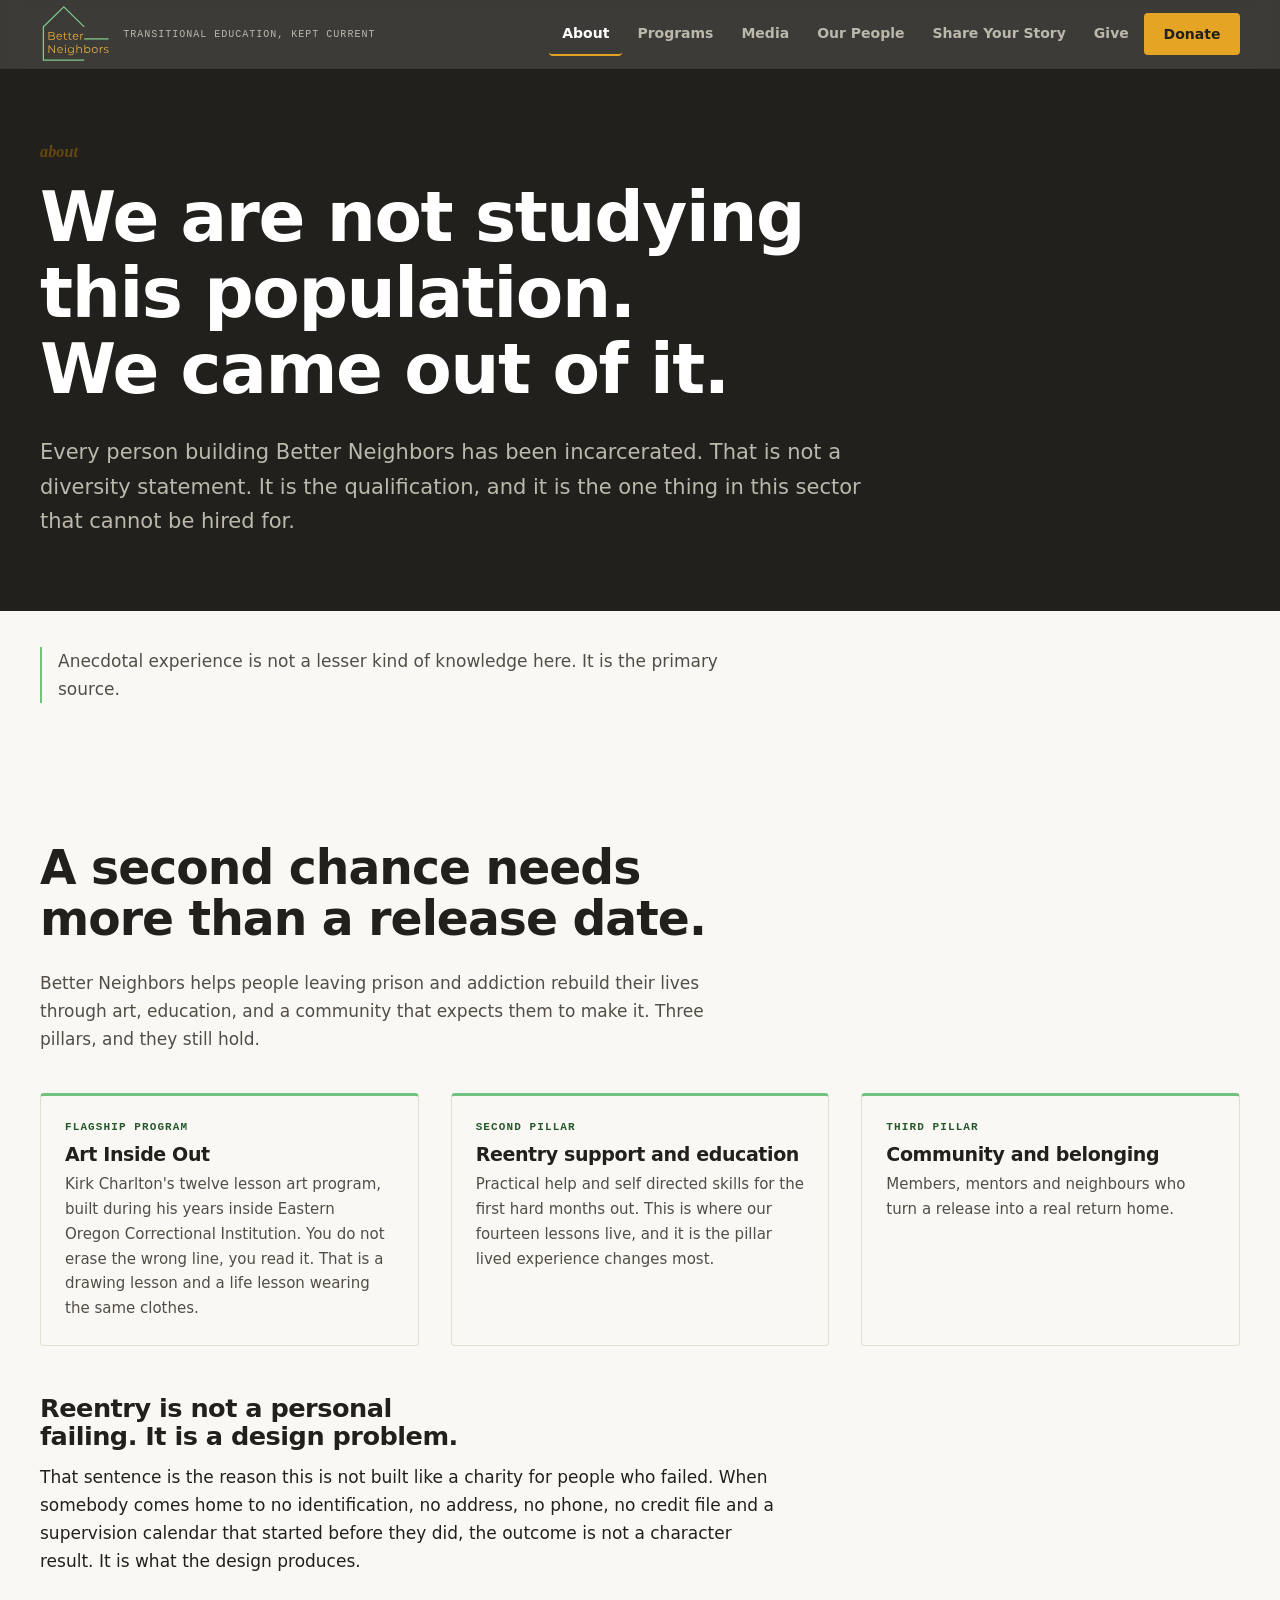
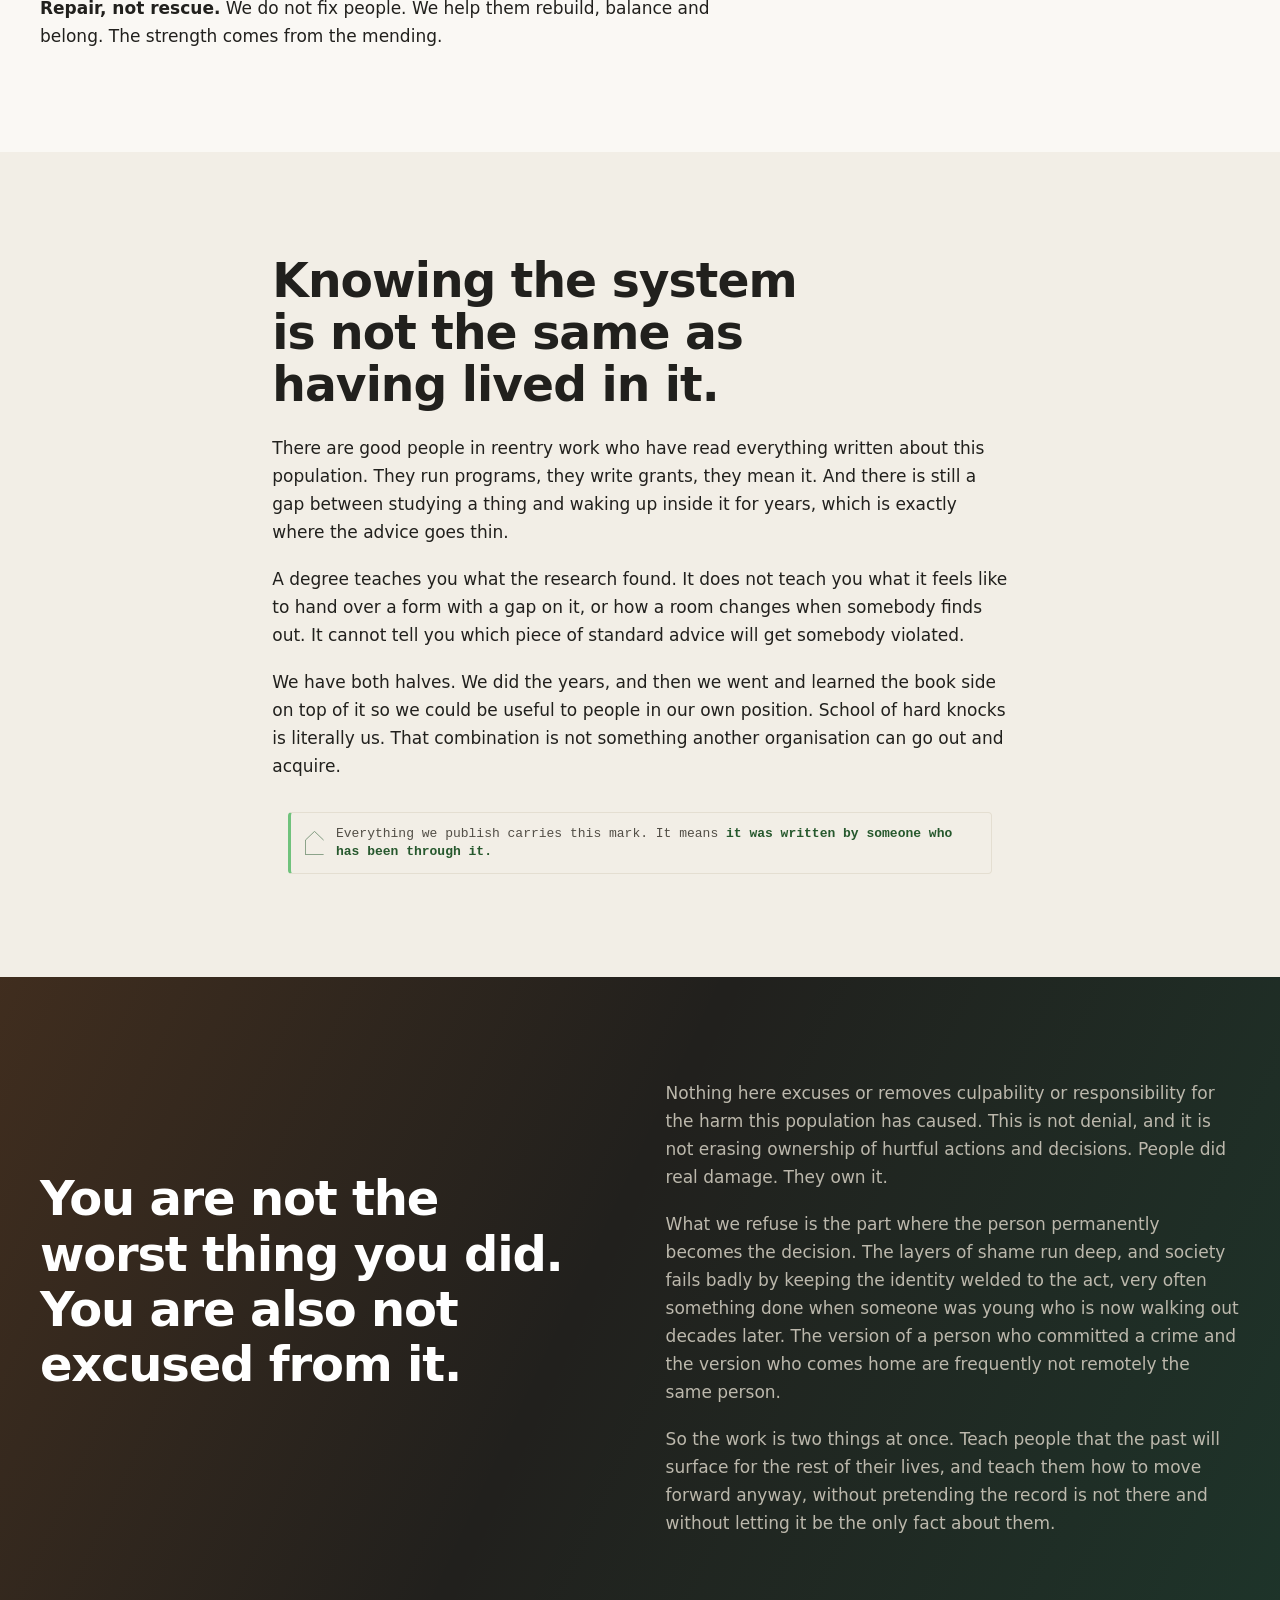
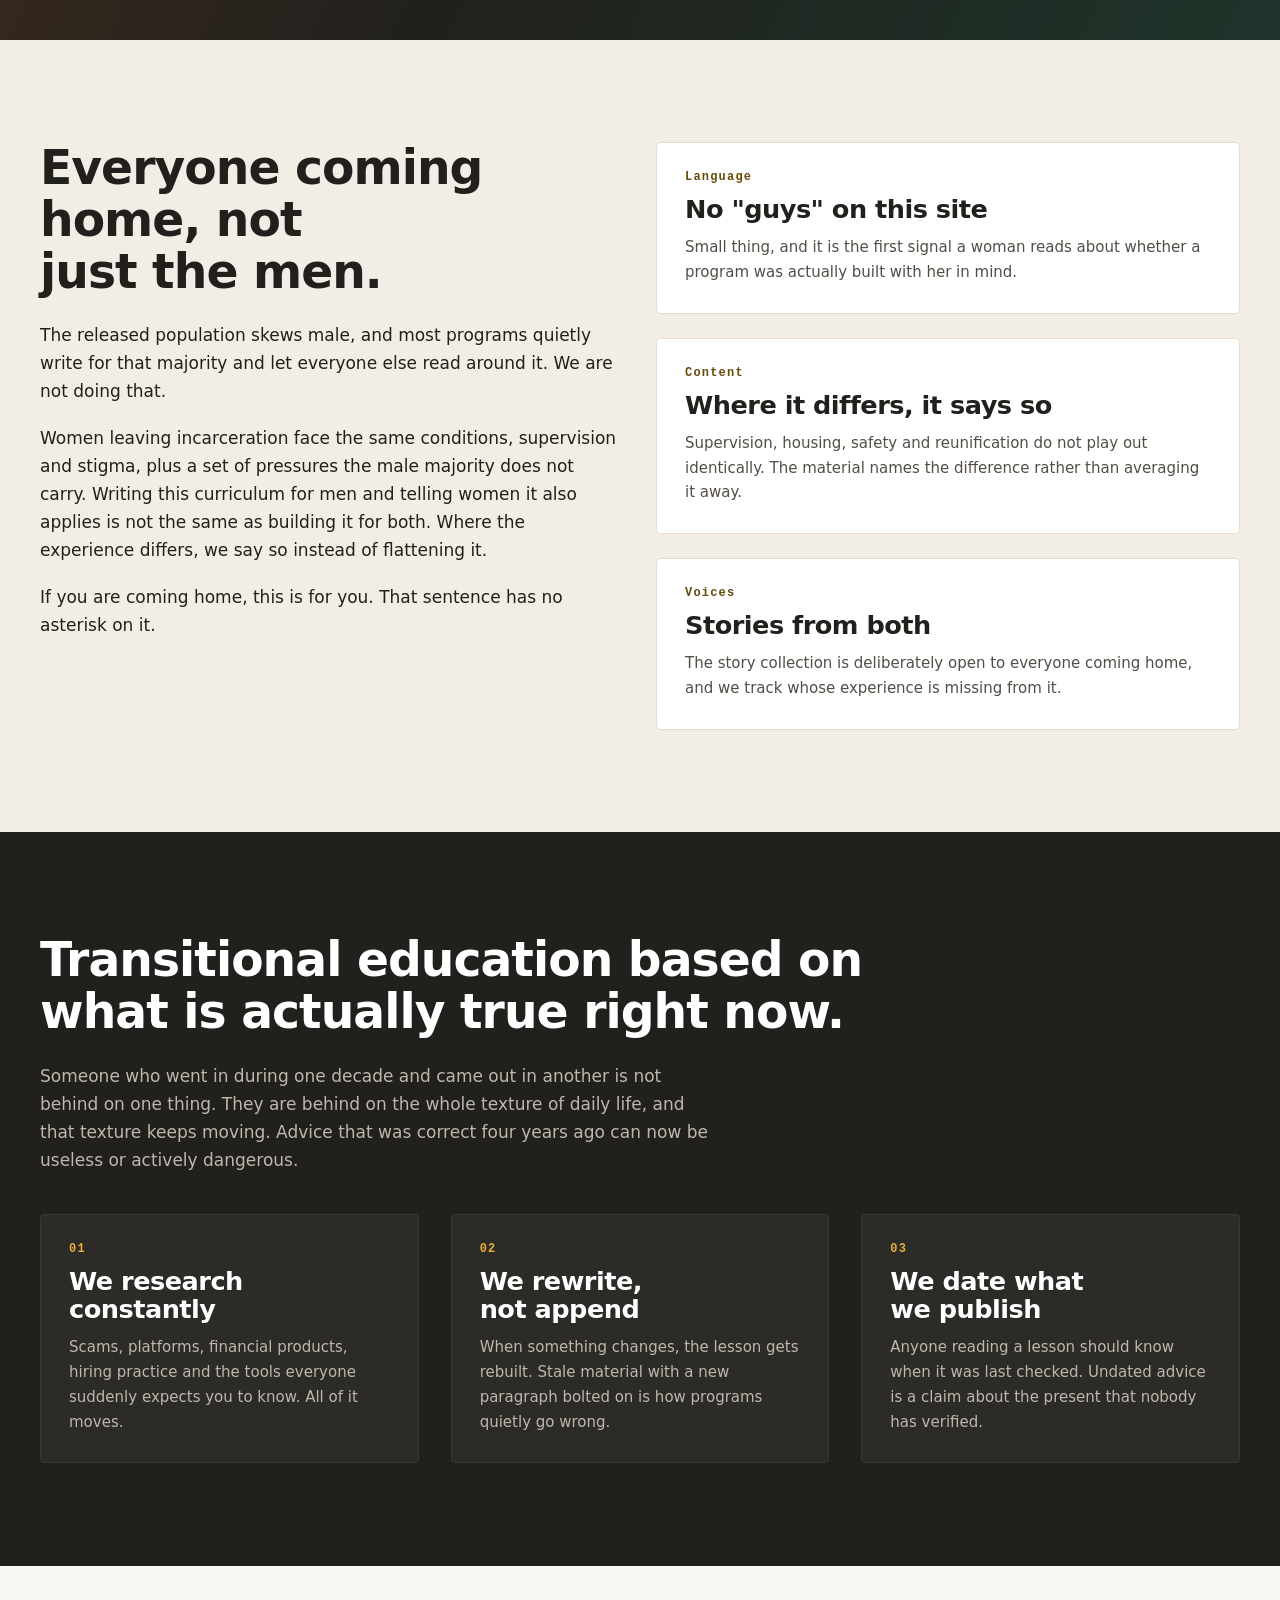
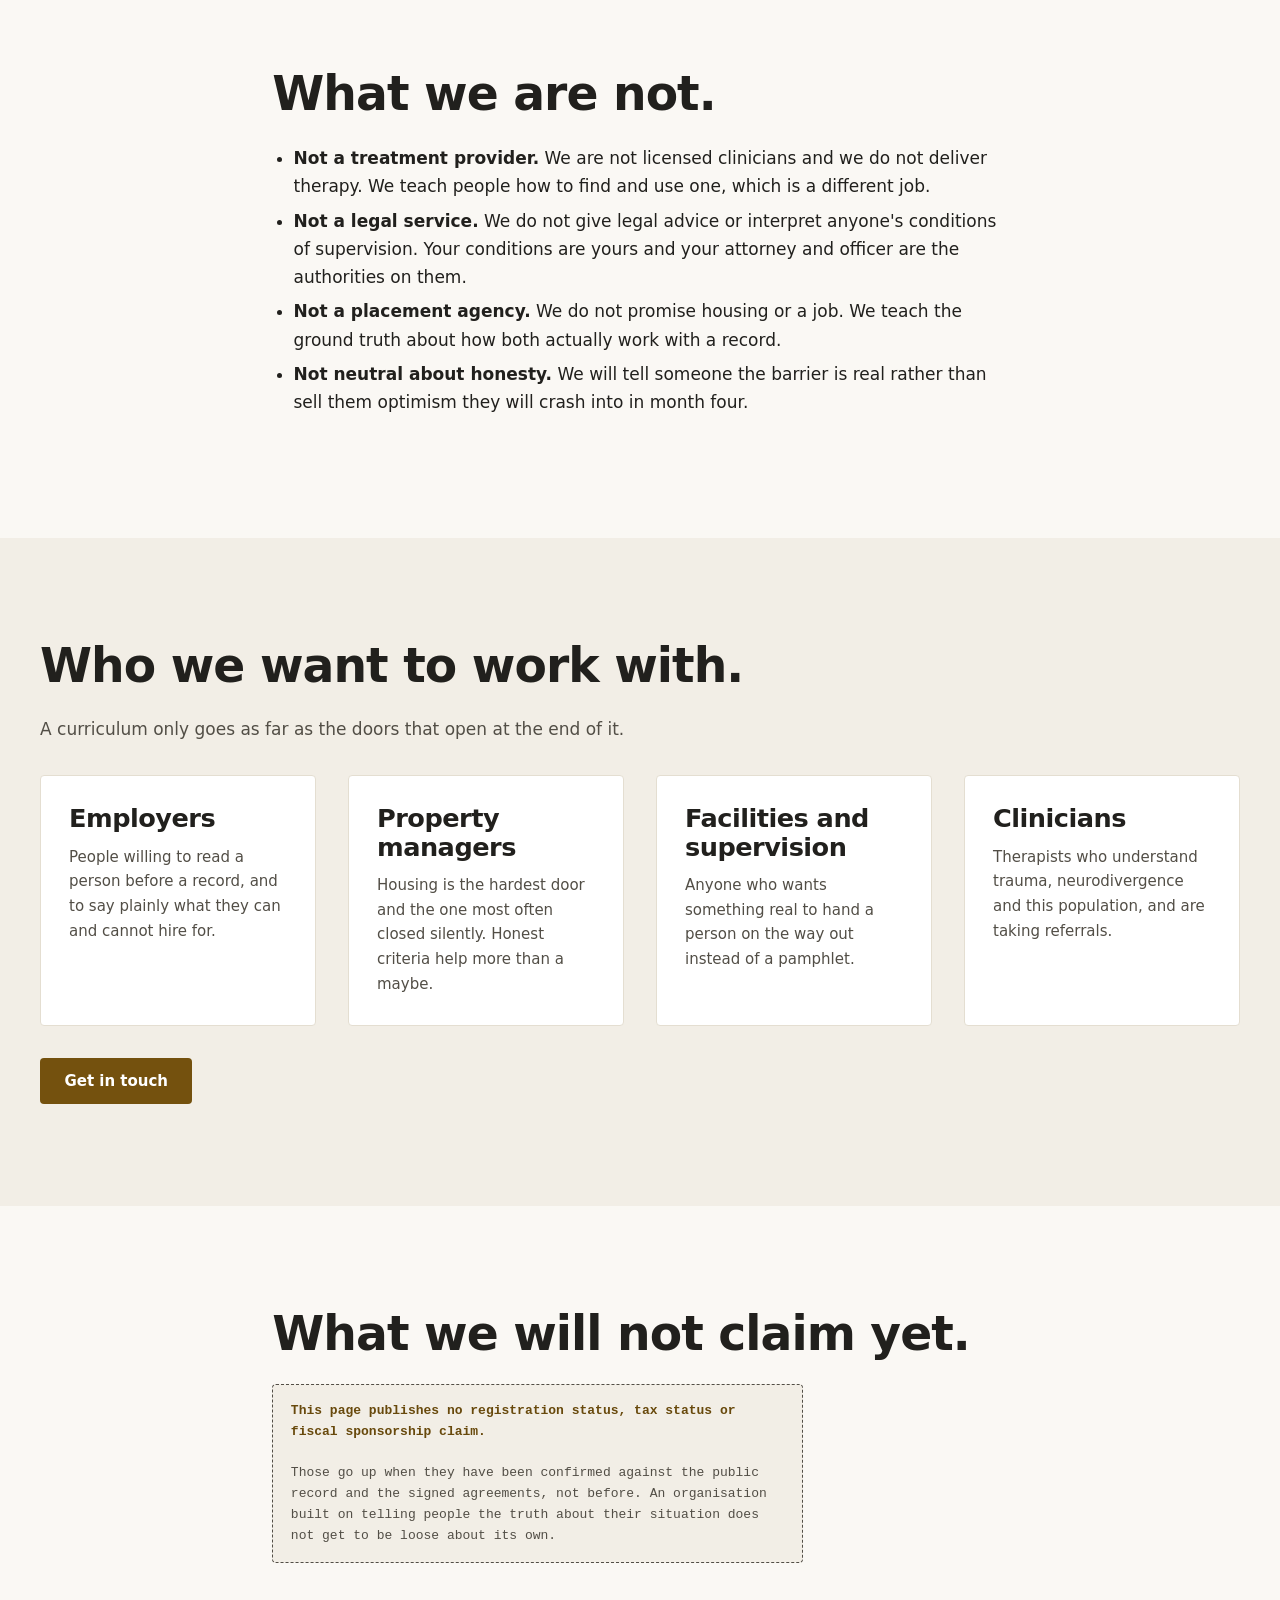
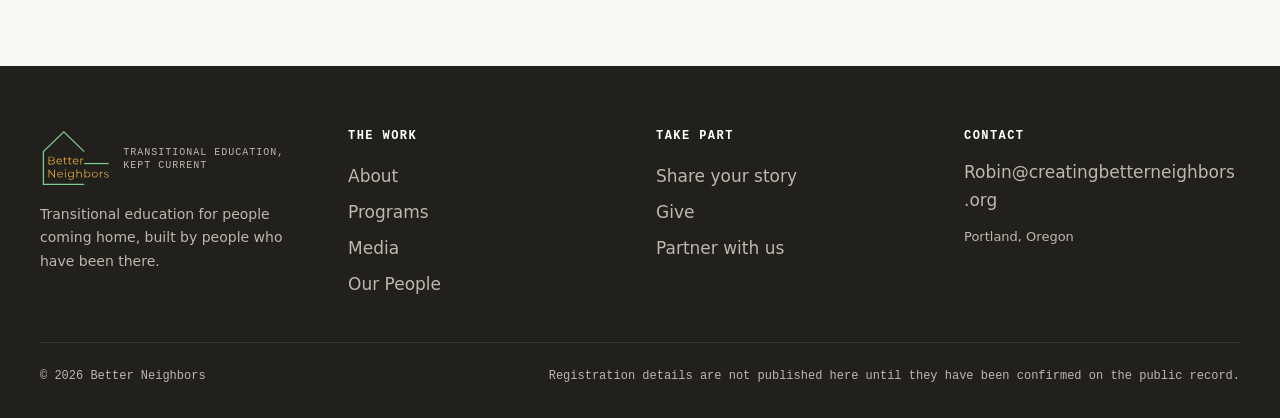
<file: about.html>
<!doctype html>
<html lang="en">
<head>
<meta charset="utf-8">
<meta name="viewport" content="width=device-width, initial-scale=1">
<title>About Better Neighbors</title>
<meta name="description" content="Better Neighbors is built and taught by formerly incarcerated people. Knowing the system is not the same as having lived in it, and that difference is the whole organisation.">

<!-- LINK PREVIEW, added 2026-09-04. Lukas pasted bneighbors.org into a message
     and got the Art Inside Out logo. Nothing was wrong with the page: with no
     share image declared, a scraper picks the largest raster it can find, and
     the AIO logo was the only one. Every other mark on the site is an SVG,
     which most scrapers skip.

     share-card.png is 1200x630, the size every platform crops to, and it is
     rendered from the real mark on the real ink ground rather than drawn twice.
     Absolute URLs on purpose: a scraper does not resolve relative paths. -->
<meta property="og:type" content="website">
<meta property="og:site_name" content="Better Neighbors">
<meta property="og:title" content="About Better Neighbors">
<meta property="og:description" content="Built and taught by formerly incarcerated people. Knowing the system is not the same as having lived in it.">
<meta property="og:url" content="https://bneighbors.org/about.html">
<meta property="og:image" content="https://bneighbors.org/assets/share-card.png">
<meta property="og:image:width" content="1200">
<meta property="og:image:height" content="630">
<meta property="og:image:alt" content="The Better Neighbors mark: a house outline with the name inside it.">
<meta name="twitter:card" content="summary_large_image">
<meta name="twitter:title" content="About Better Neighbors">
<meta name="twitter:description" content="Built and taught by formerly incarcerated people. Knowing the system is not the same as having lived in it.">
<meta name="twitter:image" content="https://bneighbors.org/assets/share-card.png">
<link rel="icon" type="image/png" sizes="512x512" href="assets/favicon-512.png">
<link rel="apple-touch-icon" href="assets/favicon-512.png">
<link rel="canonical" href="https://bneighbors.org/about.html">
<link rel="stylesheet" href="assets/styles.css">
</head>
<body>

<a class="skip" href="#main">Skip to the main content</a>

<header class="hdr">
  <div class="wrap hdr-in">
    <a class="brand" href="index.html">
      <!-- THE WHOLE MARK, 2026-09-04. Lukas: "The svg logo in the top left is
           not rendered fully." He drew a wordmark, house plus the words, and
           I had put only the house here on the grounds that the name was
           already set in type beside it. From his side that is his logo with
           half of it missing, and he is right.

           The duplicate name in type came out with this change, so the header
           reads as one lockup rather than the name twice. The tagline stays.
           Colours are the measured on-ink pair, 8.19 and 8.24 on this ground. -->
      <svg class="mark" viewBox="0 0 171 135" width="171" height="135"
           role="img" aria-label="Better Neighbors">
        <title>Better Neighbors</title>
        <style>.cls-1{fill:#e8ae3d}.cls-2{fill:none;stroke:#7fc98a;stroke-miterlimit:10;stroke-width:3px}</style>
        <g>
    <path class="cls-1" d="M35.16,76.55c0,3.1-2.29,4.87-6.85,4.87h-8.38v-18.22h7.86c4.06,0,6.4,1.72,6.4,4.69,0,2.08-1.12,3.46-2.79,4.14,2.34.52,3.75,2.06,3.75,4.53ZM21.86,64.78v6.61h5.81c2.92,0,4.61-1.12,4.61-3.31s-1.69-3.31-4.61-3.31h-5.81ZM33.23,76.39c0-2.37-1.74-3.41-4.95-3.41h-6.43v6.85h6.43c3.2,0,4.95-1.04,4.95-3.44Z"/>
    <path class="cls-1" d="M51.82,75.14h-11.45c.21,2.86,2.39,4.76,5.39,4.76,1.67,0,3.15-.6,4.19-1.8l1.04,1.2c-1.22,1.46-3.12,2.24-5.29,2.24-4.27,0-7.18-2.92-7.18-6.98s2.84-6.95,6.69-6.95,6.64,2.84,6.64,6.95c0,.16-.03.36-.03.57ZM40.37,73.76h9.71c-.23-2.68-2.19-4.56-4.87-4.56s-4.61,1.87-4.84,4.56Z"/>
    <path class="cls-1" d="M63.56,80.58c-.73.65-1.82.96-2.89.96-2.58,0-4.01-1.46-4.01-3.98v-8.28h-2.45v-1.56h2.45v-2.99h1.85v2.99h4.17v1.56h-4.17v8.17c0,1.61.83,2.5,2.37,2.5.75,0,1.51-.23,2.03-.7l.65,1.33Z"/>
    <path class="cls-1" d="M74.5,80.58c-.73.65-1.82.96-2.89.96-2.58,0-4.01-1.46-4.01-3.98v-8.28h-2.45v-1.56h2.45v-2.99h1.85v2.99h4.17v1.56h-4.17v8.17c0,1.61.83,2.5,2.37,2.5.75,0,1.51-.23,2.03-.7l.65,1.33Z"/>
    <path class="cls-1" d="M90.01,75.14h-11.45c.21,2.86,2.39,4.76,5.39,4.76,1.67,0,3.15-.6,4.19-1.8l1.04,1.2c-1.22,1.46-3.12,2.24-5.29,2.24-4.27,0-7.18-2.92-7.18-6.98s2.84-6.95,6.69-6.95,6.64,2.84,6.64,6.95c0,.16-.03.36-.03.57ZM78.56,73.76h9.71c-.23-2.68-2.19-4.56-4.87-4.56s-4.61,1.87-4.84,4.56Z"/>
    <path class="cls-1" d="M101.44,67.62v1.8c-.16,0-.31-.03-.44-.03-2.86,0-4.61,1.82-4.61,5.05v6.98h-1.85v-13.69h1.77v2.68c.86-1.82,2.6-2.79,5.13-2.79Z"/>
    <path class="cls-1" d="M35.16,94.31v18.22h-1.59l-11.71-14.79v14.79h-1.93v-18.22h1.59l11.74,14.79v-14.79h1.9Z"/>
    <path class="cls-1" d="M53.67,106.26h-11.45c.21,2.86,2.39,4.76,5.39,4.76,1.67,0,3.15-.6,4.19-1.8l1.04,1.2c-1.22,1.46-3.12,2.24-5.29,2.24-4.27,0-7.18-2.92-7.18-6.98s2.84-6.95,6.69-6.95,6.64,2.84,6.64,6.95c0,.16-.03.36-.03.57ZM42.22,104.88h9.71c-.23-2.68-2.19-4.56-4.87-4.56s-4.61,1.88-4.84,4.56Z"/>
    <path class="cls-1" d="M58.09,94.52c0-.7.6-1.3,1.35-1.3s1.35.57,1.35,1.28c0,.76-.57,1.35-1.35,1.35s-1.35-.6-1.35-1.33ZM58.51,98.84h1.85v13.69h-1.85v-13.69Z"/>
    <path class="cls-1" d="M79.23,98.84v12.03c0,4.71-2.32,6.85-6.85,6.85-2.5,0-4.95-.75-6.38-2.11l.94-1.41c1.3,1.17,3.28,1.88,5.39,1.88,3.46,0,5.05-1.59,5.05-4.97v-1.74c-1.15,1.74-3.1,2.66-5.34,2.66-3.9,0-6.87-2.73-6.87-6.66s2.97-6.61,6.87-6.61c2.29,0,4.27.94,5.42,2.73v-2.63h1.77ZM77.44,105.35c0-2.97-2.19-5-5.21-5s-5.18,2.03-5.18,5,2.16,5.02,5.18,5.02,5.21-2.06,5.21-5.02Z"/>
    <path class="cls-1" d="M98.06,104.59v7.94h-1.85v-7.76c0-2.89-1.51-4.37-4.11-4.37-2.94,0-4.79,1.82-4.79,4.95v7.18h-1.85v-19.32h1.85v8.02c1.01-1.59,2.81-2.5,5.13-2.5,3.33,0,5.62,1.93,5.62,5.86Z"/>
    <path class="cls-1" d="M118,105.68c0,4.14-2.92,6.98-6.82,6.98-2.26,0-4.17-.99-5.28-2.84v2.71h-1.77v-19.32h1.85v8.23c1.14-1.77,3.02-2.71,5.21-2.71,3.9,0,6.82,2.81,6.82,6.95ZM116.15,105.68c0-3.2-2.21-5.34-5.1-5.34s-5.1,2.13-5.1,5.34,2.19,5.34,5.1,5.34,5.1-2.13,5.1-5.34Z"/>
    <path class="cls-1" d="M121.43,105.68c0-4.06,2.97-6.95,6.98-6.95s6.95,2.89,6.95,6.95-2.94,6.98-6.95,6.98-6.98-2.92-6.98-6.98ZM133.49,105.68c0-3.2-2.16-5.34-5.08-5.34s-5.1,2.13-5.1,5.34,2.19,5.34,5.1,5.34,5.08-2.13,5.08-5.34Z"/>
    <path class="cls-1" d="M147.08,98.73v1.8c-.16,0-.31-.03-.44-.03-2.86,0-4.61,1.82-4.61,5.05v6.98h-1.85v-13.69h1.77v2.68c.86-1.82,2.6-2.79,5.13-2.79Z"/>
    <path class="cls-1" d="M149.65,110.97l.83-1.46c1.09.86,2.94,1.54,4.87,1.54,2.6,0,3.67-.88,3.67-2.24,0-3.57-8.88-.75-8.88-6.17,0-2.24,1.93-3.91,5.41-3.91,1.77,0,3.7.5,4.84,1.28l-.81,1.48c-1.2-.83-2.63-1.17-4.04-1.17-2.47,0-3.57.96-3.57,2.27,0,3.7,8.88.91,8.88,6.17,0,2.37-2.08,3.91-5.65,3.91-2.26,0-4.45-.73-5.57-1.69Z"/>
  </g>
  <polyline class="cls-2" points="103.57 51.22 55.77 4.22 7.96 51.22 7.96 128.99 103.57 128.99"/>
  <line class="cls-2" x1="103.57" y1="79.46" x2="160.87" y2="79.46"/>
      </svg>
      <span class="brand-txt"><span>Transitional education, kept current</span></span>
    </a>
    <button class="burger" type="button" aria-expanded="false" aria-controls="nav">
      <span class="sr">Menu</span>
      <svg viewBox="0 0 24 24" fill="none" stroke="currentColor" stroke-width="2" aria-hidden="true"><path d="M3 6h18M3 12h18M3 18h18"/></svg>
    </button>
    <nav class="nav" id="nav" aria-label="Main">
      <a href="about.html">About</a>
      <a href="programs.html">Programs</a>
      <a href="media.html">Media</a>
      <a href="people.html">Our People</a>
      <a href="contribute.html">Share Your Story</a>
      <a href="give.html">Give</a>
      <a class="btn btn-primary" href="give.html#ways">Donate</a>
    </nav>
  </div>
</header>

<main id="main">

  <section class="hero" style="padding-block:clamp(2.5rem,6vw,4.5rem)">
    <div class="wrap">
      <div class="hero-in">
        <p class="eyebrow">About</p>
        <h1>We are not studying this population. We came out of it.</h1>
        <p class="hero-sub">
          Every person building Better Neighbors has been incarcerated. That is not a
          diversity statement. It is the qualification, and it is the one thing in this
          sector that cannot be hired for.
        </p>
      </div>
    </div>
  </section>

  <!-- The promise this page makes, in plain text. It used to be a full
       bleed orange bar of small type; Lukas asked for those to go. -->
  <div class="pledge">
    <div class="wrap"><p>Anecdotal experience is not a lesser kind of knowledge here. It is the primary source.</p></div>
  </div>

  <!-- ======================================= the foundation ============= -->
  <section class="band">
    <div class="wrap">
      <div class="reveal" style="max-width:58rem">
        <h2>A second chance needs more than a release date.</h2>
        <p class="muted">
          Better Neighbors helps people leaving prison and addiction rebuild their
          lives through art, education, and a community that expects them to make
          it. Three pillars, and they still hold.
        </p>
      </div>

      <div class="grid g3 reveal" style="margin-top:2.5rem">
        <div class="prog">
          <span class="formal">Flagship program</span>
          <h3>Art Inside Out</h3>
          <p>Kirk Charlton's twelve lesson art program, built during his years inside Eastern Oregon Correctional Institution. You do not erase the wrong line, you read it. That is a drawing lesson and a life lesson wearing the same clothes.</p>
        </div>
        <div class="prog">
          <span class="formal">Second pillar</span>
          <h3>Reentry support and education</h3>
          <p>Practical help and self directed skills for the first hard months out. This is where our fourteen lessons live, and it is the pillar lived experience changes most.</p>
        </div>
        <div class="prog">
          <span class="formal">Third pillar</span>
          <h3>Community and belonging</h3>
          <p>Members, mentors and neighbours who turn a release into a real return home.</p>
        </div>
      </div>

      <div class="read reveal" style="margin-top:3rem">
        <h3>Reentry is not a personal failing. It is a design problem.</h3>
        <p>
          That sentence is the reason this is not built like a charity for people who
          failed. When somebody comes home to no identification, no address, no phone,
          no credit file and a supervision calendar that started before they did, the
          outcome is not a character result. It is what the design produces.
        </p>
        <p>
          <strong>Repair, not rescue.</strong> We do not fix people. We help them
          rebuild, balance and belong. The strength comes from the mending.
        </p>
      </div>
    </div>
  </section>

  <!-- ============================================ the position ========== -->
  <section class="band band-centred band-paper-2">
    <div class="wrap">
      <div class="read reveal">
        <h2>Knowing the system is not the same as having lived in it.</h2>
        <p>
          There are good people in reentry work who have read everything written about
          this population. They run programs, they write grants, they mean it. And there
          is still a gap between studying a thing and waking up inside it for years,
          which is exactly where the advice goes thin.
        </p>
        <p>
          A degree teaches you what the research found. It does not teach you what it
          feels like to hand over a form with a gap on it, or how a room changes when
          somebody finds out. It cannot tell you which piece of standard advice will get
          somebody violated.
        </p>
        <p>
          We have both halves. We did the years, and then we went and learned the book
          side on top of it so we could be useful to people in our own position. School
          of hard knocks is literally us. That combination is not something another
          organisation can go out and acquire.
        </p>
      </div>

      <div class="lem reveal" style="margin-top:2rem;max-width:44rem">
        <img src="assets/bn-icon-on-paper.svg" alt="" width="100" height="129">
        <span>Everything we publish carries this mark. It means <b>it was written by someone who has been through it.</b></span>
      </div>
    </div>
  </section>

  <!-- ============================================== culpability ========= -->
  <section class="pull pull-2col">
    <div class="wrap">
      <p class="big">You are not the worst thing you did. You are also not excused from it.</p>
      <div class="read" style="margin-top:2rem">
        <p style="color:var(--muted-on-ink)">
          Nothing here excuses or removes culpability or responsibility for the harm
          this population has caused. This is not denial, and it is not erasing
          ownership of hurtful actions and decisions. People did real damage. They own it.
        </p>
        <p style="color:var(--muted-on-ink)">
          What we refuse is the part where the person permanently becomes the decision.
          The layers of shame run deep, and society fails badly by keeping the identity
          welded to the act, very often something done when someone was young who is now
          walking out decades later. The version of a person who committed a crime and
          the version who comes home are frequently not remotely the same person.
        </p>
        <p style="color:var(--muted-on-ink)">
          So the work is two things at once. Teach people that the past will surface for
          the rest of their lives, and teach them how to move forward anyway, without
          pretending the record is not there and without letting it be the only fact
          about them.
        </p>
      </div>
    </div>
  </section>

  <!-- =============================================== everyone =========== -->
  <section class="band band-paper-2">
    <div class="wrap">
      <div class="grid g2" style="align-items:start">
        <div class="reveal">
          <h2>Everyone coming home, not just the men.</h2>
          <p>
            The released population skews male, and most programs quietly write for that
            majority and let everyone else read around it. We are not doing that.
          </p>
          <p>
            Women leaving incarceration face the same conditions, supervision and stigma,
            plus a set of pressures the male majority does not carry. Writing this
            curriculum for men and telling women it also applies is not the same as
            building it for both. Where the experience differs, we say so instead of
            flattening it.
          </p>
          <p>
            If you are coming home, this is for you. That sentence has no asterisk on it.
          </p>
        </div>
        <div class="stack reveal">
          <div class="card">
            <span class="card-num">Language</span>
            <h3>No "guys" on this site</h3>
            <p>Small thing, and it is the first signal a woman reads about whether a program was actually built with her in mind.</p>
          </div>
          <div class="card">
            <span class="card-num">Content</span>
            <h3>Where it differs, it says so</h3>
            <p>Supervision, housing, safety and reunification do not play out identically. The material names the difference rather than averaging it away.</p>
          </div>
          <div class="card">
            <span class="card-num">Voices</span>
            <h3>Stories from both</h3>
            <p>The story collection is deliberately open to everyone coming home, and we track whose experience is missing from it.</p>
          </div>
        </div>
      </div>
    </div>
  </section>

  <!-- ============================================== kept current ======== -->
  <section class="band band-ink">
    <div class="wrap">
      <div class="reveal" style="max-width:52rem">
        <h2>Transitional education based on what is actually true right now.</h2>
        <p class="muted">
          Someone who went in during one decade and came out in another is not behind on
          one thing. They are behind on the whole texture of daily life, and that texture
          keeps moving. Advice that was correct four years ago can now be useless or
          actively dangerous.
        </p>
      </div>

      <div class="grid g3 reveal" style="margin-top:2.5rem">
        <div class="card">
          <span class="card-num">01</span>
          <h3>We research constantly</h3>
          <p>Scams, platforms, financial products, hiring practice and the tools everyone suddenly expects you to know. All of it moves.</p>
        </div>
        <div class="card">
          <span class="card-num">02</span>
          <h3>We rewrite, not append</h3>
          <p>When something changes, the lesson gets rebuilt. Stale material with a new paragraph bolted on is how programs quietly go wrong.</p>
        </div>
        <div class="card">
          <span class="card-num">03</span>
          <h3>We date what we publish</h3>
          <p>Anyone reading a lesson should know when it was last checked. Undated advice is a claim about the present that nobody has verified.</p>
        </div>
      </div>
    </div>
  </section>

  <!-- ============================================== what we are not ===== -->
  <section class="band band-centred">
    <div class="wrap">
      <div class="read reveal">
        <h2>What we are not.</h2>
        <ul>
          <li><strong>Not a treatment provider.</strong> We are not licensed clinicians and we do not deliver therapy. We teach people how to find and use one, which is a different job.</li>
          <li><strong>Not a legal service.</strong> We do not give legal advice or interpret anyone's conditions of supervision. Your conditions are yours and your attorney and officer are the authorities on them.</li>
          <li><strong>Not a placement agency.</strong> We do not promise housing or a job. We teach the ground truth about how both actually work with a record.</li>
          <li><strong>Not neutral about honesty.</strong> We will tell someone the barrier is real rather than sell them optimism they will crash into in month four.</li>
        </ul>
      </div>
    </div>
  </section>

  <!-- ================================================ partners ========== -->
  <section class="band band-paper-2" id="partners">
    <div class="wrap">
      <div class="reveal" style="max-width:52rem">
        <h2>Who we want to work with.</h2>
        <p class="muted">
          A curriculum only goes as far as the doors that open at the end of it.
        </p>
      </div>
      <div class="grid g4 reveal" style="margin-top:2rem">
        <div class="card">
          <h3>Employers</h3>
          <p>People willing to read a person before a record, and to say plainly what they can and cannot hire for.</p>
        </div>
        <div class="card">
          <h3>Property managers</h3>
          <p>Housing is the hardest door and the one most often closed silently. Honest criteria help more than a maybe.</p>
        </div>
        <div class="card">
          <h3>Facilities and supervision</h3>
          <p>Anyone who wants something real to hand a person on the way out instead of a pamphlet.</p>
        </div>
        <div class="card">
          <h3>Clinicians</h3>
          <p>Therapists who understand trauma, neurodivergence and this population, and are taking referrals.</p>
        </div>
      </div>
      <p style="margin-top:2rem">
        <a class="btn btn-primary" href="mailto:Robin@creatingbetterneighbors.org">Get in touch</a>
      </p>
    </div>
  </section>

  <!-- =============================================== org status ========= -->
  <section class="band band-centred">
    <div class="wrap">
      <div class="read reveal">
        <h2>What we will not claim yet.</h2>
        <p class="note">
          <b>This page publishes no registration status, tax status or fiscal sponsorship
          claim.</b><br><br>
          Those go up when they have been confirmed against the public record and the
          signed agreements, not before. An organisation built on telling people the
          truth about their situation does not get to be loose about its own.
        </p>
      </div>
    </div>
  </section>

</main>

<footer class="ftr">
  <div class="wrap">
    <div class="ftr-grid">
      <div>
        <a class="brand" href="index.html" style="margin-bottom:1rem">
          <!-- The whole mark here too, same reason as the header. The .brand rule
               sizes to the wordmark box, so the house-only icon would be
               stretched wide in this slot. -->
          <img src="assets/bn-logo-on-ink.svg" alt="Better Neighbors" width="171" height="135">
          <span class="brand-txt"><span>Transitional education, kept current</span></span>
        </a>
        <p style="font-size:0.875rem">Transitional education for people coming home, built by people who have been there.</p>
      </div>
      <div>
        <h4>The work</h4>
        <ul>
          <li><a href="about.html">About</a></li>
          <li><a href="programs.html">Programs</a></li>
          <li><a href="media.html">Media</a></li>
          <li><a href="people.html">Our People</a></li>
        </ul>
      </div>
      <div>
        <h4>Take part</h4>
        <ul>
          <li><a href="contribute.html">Share your story</a></li>
          <li><a href="give.html">Give</a></li>
          <li><a href="about.html#partners">Partner with us</a></li>
        </ul>
      </div>
      <div>
        <h4>Contact</h4>
        <ul>
          <li><a href="mailto:Robin@creatingbetterneighbors.org">Robin@creatingbetterneighbors.org</a></li>
        </ul>
        <p style="font-size:0.8125rem;margin-top:0.75rem">Portland, Oregon</p>
      </div>
    </div>
    <div class="ftr-btm">
      <span>&copy; 2026 Better Neighbors</span>
      <span>Registration details are not published here until they have been confirmed on the public record.</span>
    </div>
  </div>
</footer>

<script src="assets/site.js"></script>
</body>
</html>
</file>
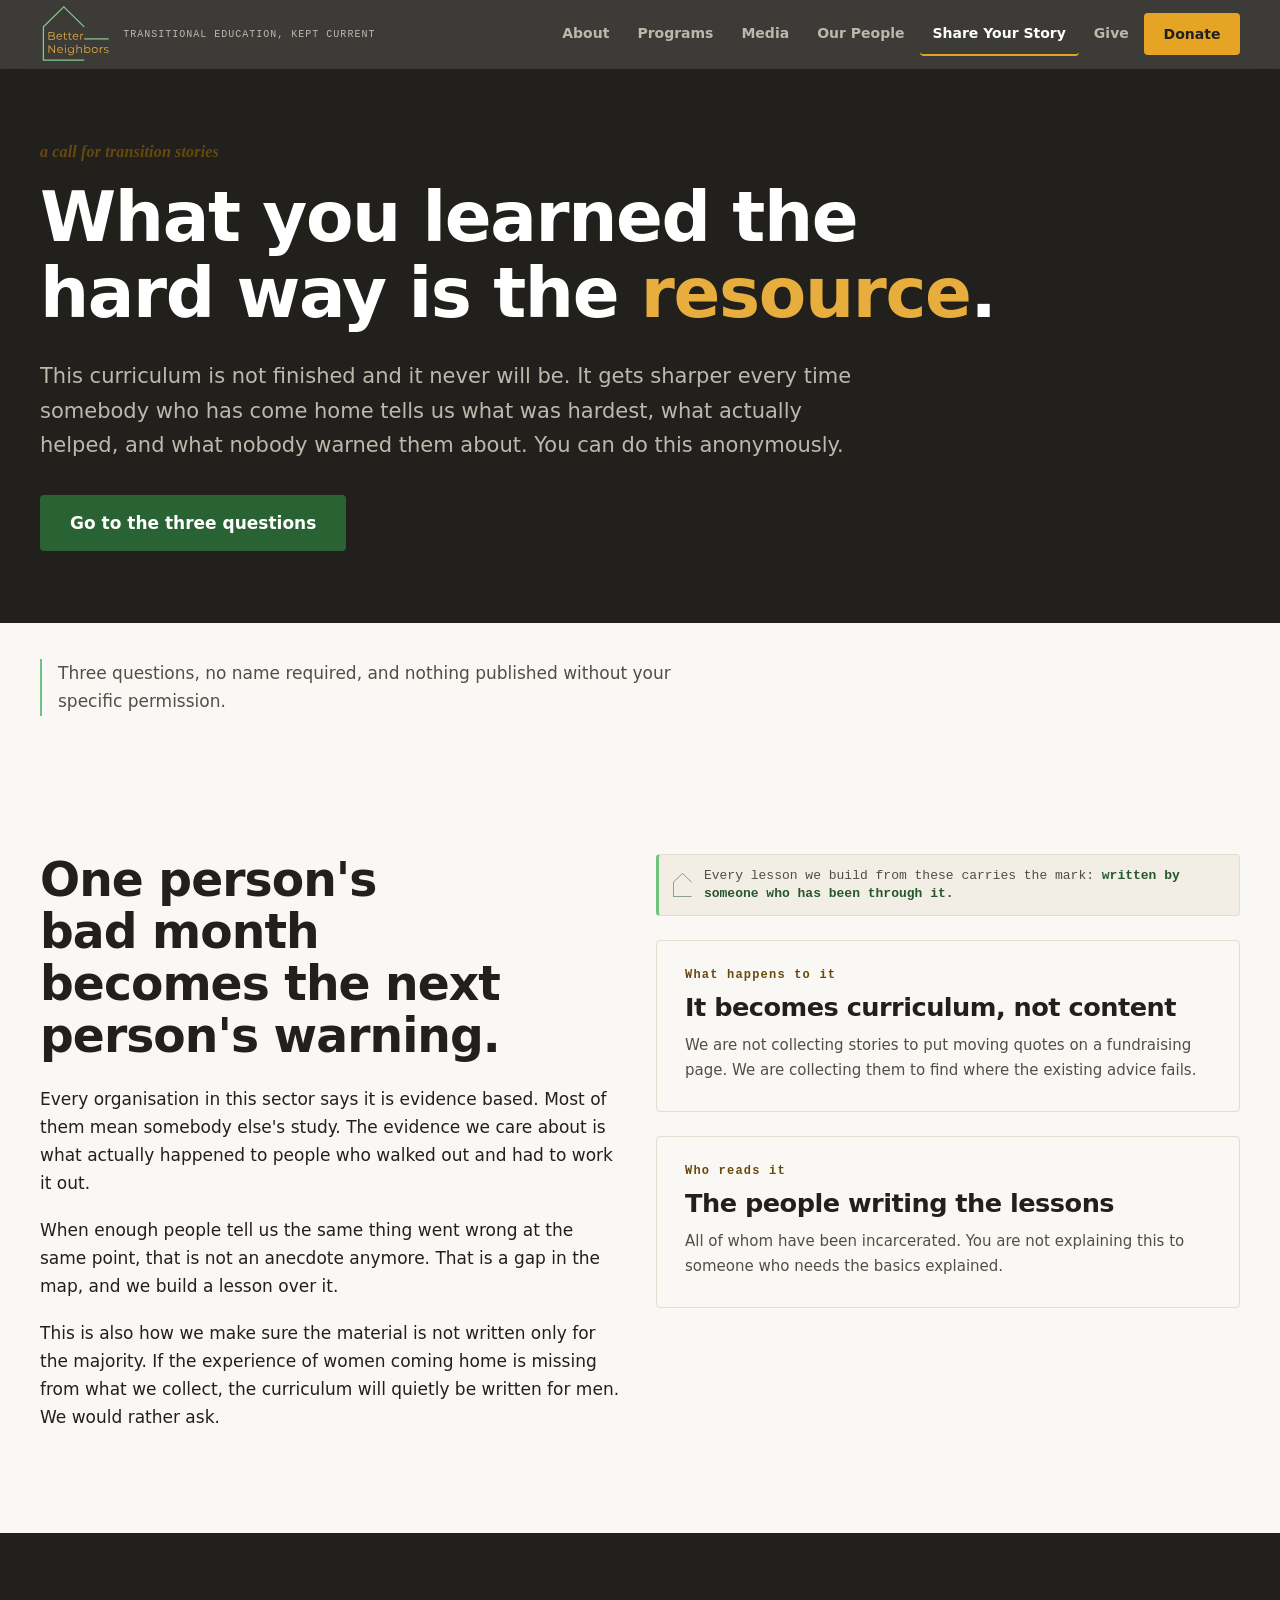
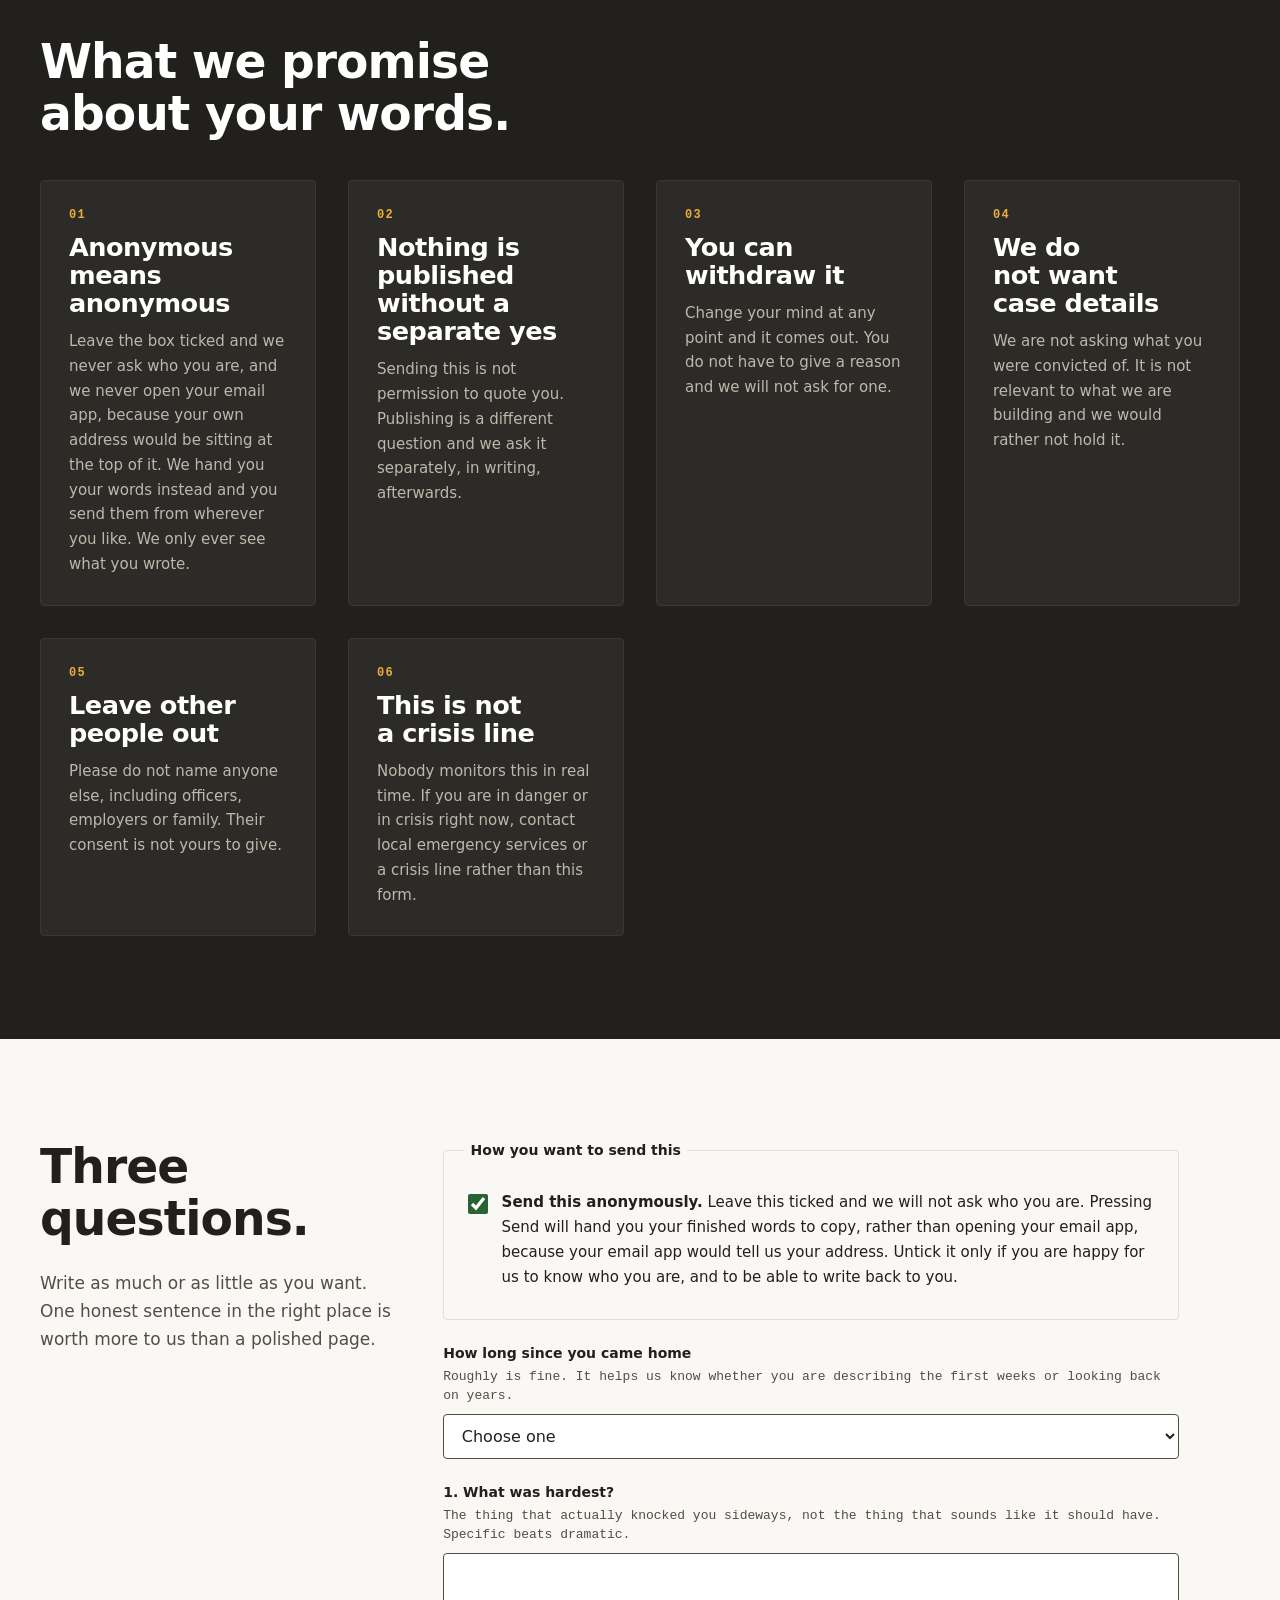
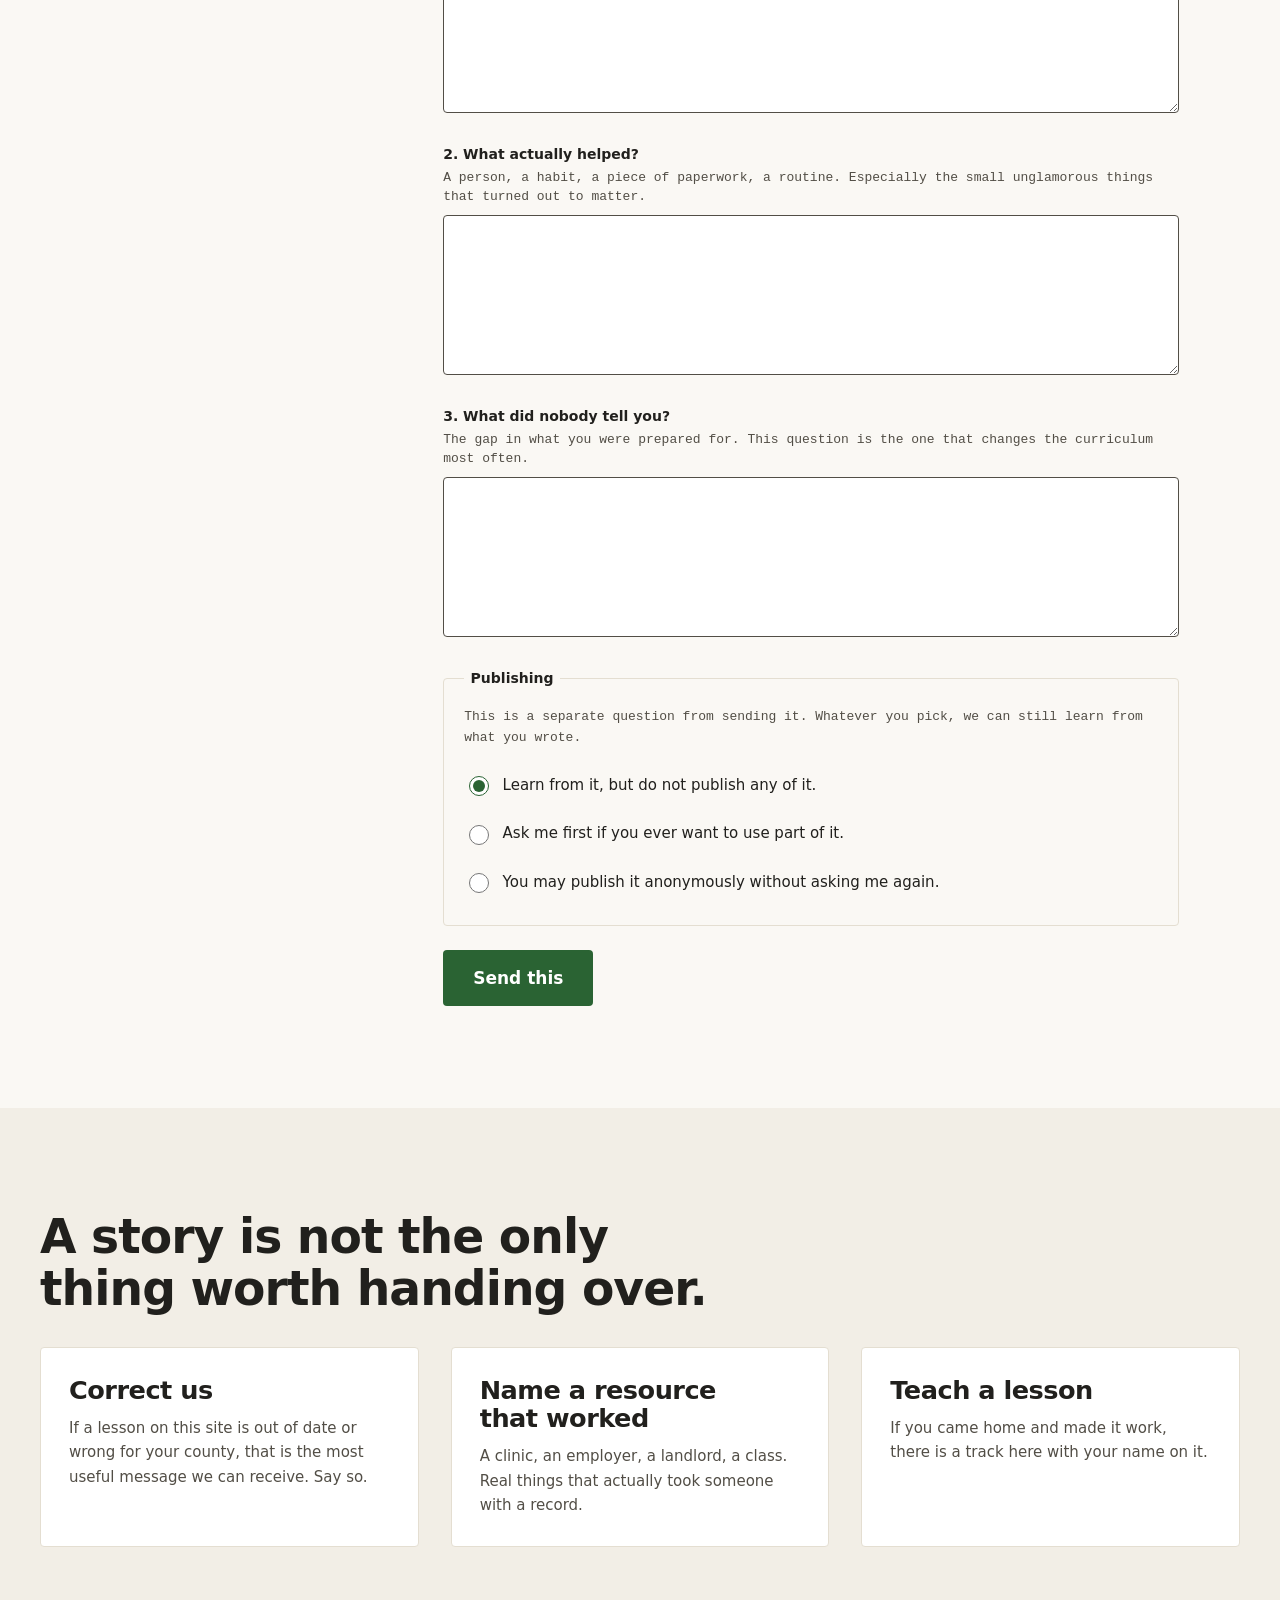
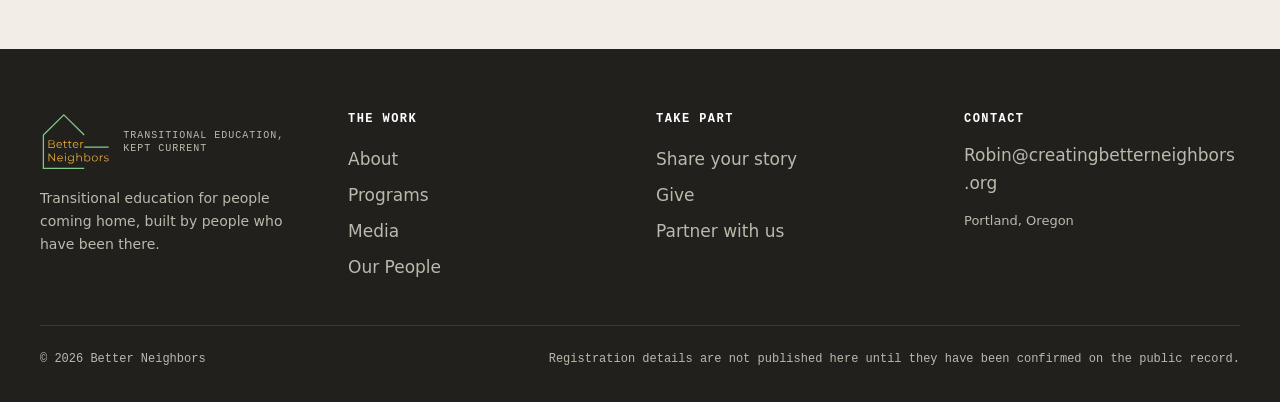
<file: contribute.html>
<!doctype html>
<html lang="en">
<head>
<meta charset="utf-8">
<meta name="viewport" content="width=device-width, initial-scale=1">
<title>Share your story, Better Neighbors</title>
<meta name="description" content="A call for transition stories from people who have been released. Anonymous if you want. Every story makes the map better for whoever comes home next.">

<!-- LINK PREVIEW, added 2026-09-04. Lukas pasted bneighbors.org into a message
     and got the Art Inside Out logo. Nothing was wrong with the page: with no
     share image declared, a scraper picks the largest raster it can find, and
     the AIO logo was the only one. Every other mark on the site is an SVG,
     which most scrapers skip.

     share-card.png is 1200x630, the size every platform crops to, and it is
     rendered from the real mark on the real ink ground rather than drawn twice.
     Absolute URLs on purpose: a scraper does not resolve relative paths. -->
<meta property="og:type" content="website">
<meta property="og:site_name" content="Better Neighbors">
<meta property="og:title" content="Share your story, Better Neighbors">
<meta property="og:description" content="You have been through it. What you learned becomes the curriculum.">
<meta property="og:url" content="https://bneighbors.org/contribute.html">
<meta property="og:image" content="https://bneighbors.org/assets/share-card.png">
<meta property="og:image:width" content="1200">
<meta property="og:image:height" content="630">
<meta property="og:image:alt" content="The Better Neighbors mark: a house outline with the name inside it.">
<meta name="twitter:card" content="summary_large_image">
<meta name="twitter:title" content="Share your story, Better Neighbors">
<meta name="twitter:description" content="You have been through it. What you learned becomes the curriculum.">
<meta name="twitter:image" content="https://bneighbors.org/assets/share-card.png">
<link rel="icon" type="image/png" sizes="512x512" href="assets/favicon-512.png">
<link rel="apple-touch-icon" href="assets/favicon-512.png">
<link rel="canonical" href="https://bneighbors.org/contribute.html">
<link rel="stylesheet" href="assets/styles.css">
</head>
<body>

<a class="skip" href="#main">Skip to the main content</a>

<header class="hdr">
  <div class="wrap hdr-in">
    <a class="brand" href="index.html">
      <!-- THE WHOLE MARK, 2026-09-04. Lukas: "The svg logo in the top left is
           not rendered fully." He drew a wordmark, house plus the words, and
           I had put only the house here on the grounds that the name was
           already set in type beside it. From his side that is his logo with
           half of it missing, and he is right.

           The duplicate name in type came out with this change, so the header
           reads as one lockup rather than the name twice. The tagline stays.
           Colours are the measured on-ink pair, 8.19 and 8.24 on this ground. -->
      <svg class="mark" viewBox="0 0 171 135" width="171" height="135"
           role="img" aria-label="Better Neighbors">
        <title>Better Neighbors</title>
        <style>.cls-1{fill:#e8ae3d}.cls-2{fill:none;stroke:#7fc98a;stroke-miterlimit:10;stroke-width:3px}</style>
        <g>
    <path class="cls-1" d="M35.16,76.55c0,3.1-2.29,4.87-6.85,4.87h-8.38v-18.22h7.86c4.06,0,6.4,1.72,6.4,4.69,0,2.08-1.12,3.46-2.79,4.14,2.34.52,3.75,2.06,3.75,4.53ZM21.86,64.78v6.61h5.81c2.92,0,4.61-1.12,4.61-3.31s-1.69-3.31-4.61-3.31h-5.81ZM33.23,76.39c0-2.37-1.74-3.41-4.95-3.41h-6.43v6.85h6.43c3.2,0,4.95-1.04,4.95-3.44Z"/>
    <path class="cls-1" d="M51.82,75.14h-11.45c.21,2.86,2.39,4.76,5.39,4.76,1.67,0,3.15-.6,4.19-1.8l1.04,1.2c-1.22,1.46-3.12,2.24-5.29,2.24-4.27,0-7.18-2.92-7.18-6.98s2.84-6.95,6.69-6.95,6.64,2.84,6.64,6.95c0,.16-.03.36-.03.57ZM40.37,73.76h9.71c-.23-2.68-2.19-4.56-4.87-4.56s-4.61,1.87-4.84,4.56Z"/>
    <path class="cls-1" d="M63.56,80.58c-.73.65-1.82.96-2.89.96-2.58,0-4.01-1.46-4.01-3.98v-8.28h-2.45v-1.56h2.45v-2.99h1.85v2.99h4.17v1.56h-4.17v8.17c0,1.61.83,2.5,2.37,2.5.75,0,1.51-.23,2.03-.7l.65,1.33Z"/>
    <path class="cls-1" d="M74.5,80.58c-.73.65-1.82.96-2.89.96-2.58,0-4.01-1.46-4.01-3.98v-8.28h-2.45v-1.56h2.45v-2.99h1.85v2.99h4.17v1.56h-4.17v8.17c0,1.61.83,2.5,2.37,2.5.75,0,1.51-.23,2.03-.7l.65,1.33Z"/>
    <path class="cls-1" d="M90.01,75.14h-11.45c.21,2.86,2.39,4.76,5.39,4.76,1.67,0,3.15-.6,4.19-1.8l1.04,1.2c-1.22,1.46-3.12,2.24-5.29,2.24-4.27,0-7.18-2.92-7.18-6.98s2.84-6.95,6.69-6.95,6.64,2.84,6.64,6.95c0,.16-.03.36-.03.57ZM78.56,73.76h9.71c-.23-2.68-2.19-4.56-4.87-4.56s-4.61,1.87-4.84,4.56Z"/>
    <path class="cls-1" d="M101.44,67.62v1.8c-.16,0-.31-.03-.44-.03-2.86,0-4.61,1.82-4.61,5.05v6.98h-1.85v-13.69h1.77v2.68c.86-1.82,2.6-2.79,5.13-2.79Z"/>
    <path class="cls-1" d="M35.16,94.31v18.22h-1.59l-11.71-14.79v14.79h-1.93v-18.22h1.59l11.74,14.79v-14.79h1.9Z"/>
    <path class="cls-1" d="M53.67,106.26h-11.45c.21,2.86,2.39,4.76,5.39,4.76,1.67,0,3.15-.6,4.19-1.8l1.04,1.2c-1.22,1.46-3.12,2.24-5.29,2.24-4.27,0-7.18-2.92-7.18-6.98s2.84-6.95,6.69-6.95,6.64,2.84,6.64,6.95c0,.16-.03.36-.03.57ZM42.22,104.88h9.71c-.23-2.68-2.19-4.56-4.87-4.56s-4.61,1.88-4.84,4.56Z"/>
    <path class="cls-1" d="M58.09,94.52c0-.7.6-1.3,1.35-1.3s1.35.57,1.35,1.28c0,.76-.57,1.35-1.35,1.35s-1.35-.6-1.35-1.33ZM58.51,98.84h1.85v13.69h-1.85v-13.69Z"/>
    <path class="cls-1" d="M79.23,98.84v12.03c0,4.71-2.32,6.85-6.85,6.85-2.5,0-4.95-.75-6.38-2.11l.94-1.41c1.3,1.17,3.28,1.88,5.39,1.88,3.46,0,5.05-1.59,5.05-4.97v-1.74c-1.15,1.74-3.1,2.66-5.34,2.66-3.9,0-6.87-2.73-6.87-6.66s2.97-6.61,6.87-6.61c2.29,0,4.27.94,5.42,2.73v-2.63h1.77ZM77.44,105.35c0-2.97-2.19-5-5.21-5s-5.18,2.03-5.18,5,2.16,5.02,5.18,5.02,5.21-2.06,5.21-5.02Z"/>
    <path class="cls-1" d="M98.06,104.59v7.94h-1.85v-7.76c0-2.89-1.51-4.37-4.11-4.37-2.94,0-4.79,1.82-4.79,4.95v7.18h-1.85v-19.32h1.85v8.02c1.01-1.59,2.81-2.5,5.13-2.5,3.33,0,5.62,1.93,5.62,5.86Z"/>
    <path class="cls-1" d="M118,105.68c0,4.14-2.92,6.98-6.82,6.98-2.26,0-4.17-.99-5.28-2.84v2.71h-1.77v-19.32h1.85v8.23c1.14-1.77,3.02-2.71,5.21-2.71,3.9,0,6.82,2.81,6.82,6.95ZM116.15,105.68c0-3.2-2.21-5.34-5.1-5.34s-5.1,2.13-5.1,5.34,2.19,5.34,5.1,5.34,5.1-2.13,5.1-5.34Z"/>
    <path class="cls-1" d="M121.43,105.68c0-4.06,2.97-6.95,6.98-6.95s6.95,2.89,6.95,6.95-2.94,6.98-6.95,6.98-6.98-2.92-6.98-6.98ZM133.49,105.68c0-3.2-2.16-5.34-5.08-5.34s-5.1,2.13-5.1,5.34,2.19,5.34,5.1,5.34,5.08-2.13,5.08-5.34Z"/>
    <path class="cls-1" d="M147.08,98.73v1.8c-.16,0-.31-.03-.44-.03-2.86,0-4.61,1.82-4.61,5.05v6.98h-1.85v-13.69h1.77v2.68c.86-1.82,2.6-2.79,5.13-2.79Z"/>
    <path class="cls-1" d="M149.65,110.97l.83-1.46c1.09.86,2.94,1.54,4.87,1.54,2.6,0,3.67-.88,3.67-2.24,0-3.57-8.88-.75-8.88-6.17,0-2.24,1.93-3.91,5.41-3.91,1.77,0,3.7.5,4.84,1.28l-.81,1.48c-1.2-.83-2.63-1.17-4.04-1.17-2.47,0-3.57.96-3.57,2.27,0,3.7,8.88.91,8.88,6.17,0,2.37-2.08,3.91-5.65,3.91-2.26,0-4.45-.73-5.57-1.69Z"/>
  </g>
  <polyline class="cls-2" points="103.57 51.22 55.77 4.22 7.96 51.22 7.96 128.99 103.57 128.99"/>
  <line class="cls-2" x1="103.57" y1="79.46" x2="160.87" y2="79.46"/>
      </svg>
      <span class="brand-txt"><span>Transitional education, kept current</span></span>
    </a>
    <button class="burger" type="button" aria-expanded="false" aria-controls="nav">
      <span class="sr">Menu</span>
      <svg viewBox="0 0 24 24" fill="none" stroke="currentColor" stroke-width="2" aria-hidden="true"><path d="M3 6h18M3 12h18M3 18h18"/></svg>
    </button>
    <nav class="nav" id="nav" aria-label="Main">
      <a href="about.html">About</a>
      <a href="programs.html">Programs</a>
      <a href="media.html">Media</a>
      <a href="people.html">Our People</a>
      <a href="contribute.html">Share Your Story</a>
      <a href="give.html">Give</a>
      <a class="btn btn-primary" href="give.html#ways">Donate</a>
    </nav>
  </div>
</header>

<main id="main">

  <section class="hero" style="padding-block:clamp(2.5rem,6vw,4.5rem)">
    <div class="wrap">
      <div class="hero-in">
        <p class="eyebrow">A call for transition stories</p>
        <h1>What you learned the hard way is the <span class="hl">resource</span>.</h1>
        <p class="hero-sub">
          This curriculum is not finished and it never will be. It gets sharper every time
          somebody who has come home tells us what was hardest, what actually helped, and
          what nobody warned them about. You can do this anonymously.
        </p>
        <p><a class="btn btn-green btn-lg" href="#form">Go to the three questions</a></p>
      </div>
    </div>
  </section>

  <!-- The promise this page makes, in plain text. It used to be a full
       bleed orange bar of small type; Lukas asked for those to go. -->
  <div class="pledge">
    <div class="wrap"><p>Three questions, no name required, and nothing published without your specific permission.</p></div>
  </div>

  <!-- ================================================= why ============== -->
  <section class="band">
    <div class="wrap">
      <div class="grid g2" style="align-items:start">
        <div class="reveal">
          <h2>One person's bad month becomes the next person's warning.</h2>
          <p>
            Every organisation in this sector says it is evidence based. Most of them
            mean somebody else's study. The evidence we care about is what actually
            happened to people who walked out and had to work it out.
          </p>
          <p>
            When enough people tell us the same thing went wrong at the same point, that
            is not an anecdote anymore. That is a gap in the map, and we build a lesson
            over it.
          </p>
          <p>
            This is also how we make sure the material is not written only for the
            majority. If the experience of women coming home is missing from what we
            collect, the curriculum will quietly be written for men. We would rather ask.
          </p>
        </div>

        <div class="stack reveal">
          <div class="lem">
            <img src="assets/bn-icon-on-paper.svg" alt="" width="100" height="129">
            <span>Every lesson we build from these carries the mark: <b>written by someone who has been through it.</b></span>
          </div>
          <div class="card">
            <span class="card-num">What happens to it</span>
            <h3>It becomes curriculum, not content</h3>
            <p>We are not collecting stories to put moving quotes on a fundraising page. We are collecting them to find where the existing advice fails.</p>
          </div>
          <div class="card">
            <span class="card-num">Who reads it</span>
            <h3>The people writing the lessons</h3>
            <p>All of whom have been incarcerated. You are not explaining this to someone who needs the basics explained.</p>
          </div>
        </div>
      </div>
    </div>
  </section>

  <!-- ================================================= consent ========== -->
  <section class="band band-ink">
    <div class="wrap">
      <div class="reveal" style="max-width:52rem">
        <h2>What we promise about your words.</h2>
      </div>
      <div class="grid g3 reveal" style="margin-top:2.5rem">
        <div class="card">
          <span class="card-num">01</span>
          <h3>Anonymous means anonymous</h3>
          <p>Leave the box ticked and we never ask who you are, and we never open your email app, because your own address would be sitting at the top of it. We hand you your words instead and you send them from wherever you like. We only ever see what you wrote.</p>
        </div>
        <div class="card">
          <span class="card-num">02</span>
          <h3>Nothing is published without a separate yes</h3>
          <p>Sending this is not permission to quote you. Publishing is a different question and we ask it separately, in writing, afterwards.</p>
        </div>
        <div class="card">
          <span class="card-num">03</span>
          <h3>You can withdraw it</h3>
          <p>Change your mind at any point and it comes out. You do not have to give a reason and we will not ask for one.</p>
        </div>
        <div class="card">
          <span class="card-num">04</span>
          <h3>We do not want case details</h3>
          <p>We are not asking what you were convicted of. It is not relevant to what we are building and we would rather not hold it.</p>
        </div>
        <div class="card">
          <span class="card-num">05</span>
          <h3>Leave other people out</h3>
          <p>Please do not name anyone else, including officers, employers or family. Their consent is not yours to give.</p>
        </div>
        <div class="card">
          <span class="card-num">06</span>
          <h3>This is not a crisis line</h3>
          <p>Nobody monitors this in real time. If you are in danger or in crisis right now, contact local emergency services or a crisis line rather than this form.</p>
        </div>
      </div>
    </div>
  </section>

  <!-- ================================================= the form ========= -->
  <!-- 2026-08-18: this was a tall single column hugging the left edge with the
       whole right half of the screen empty, which Lukas flagged. The heading and
       the instructions now sit in a sticky rail on the left and the form fills
       the right, which is also the more usual shape for a long form. -->
  <section class="band band-split" id="form">
    <div class="wrap">
      <div class="split-lead reveal">
        <h2>Three questions.</h2>
        <p class="muted">
          Write as much or as little as you want. One honest sentence in the right place
          is worth more to us than a polished page.
        </p>
      </div>

      <div class="split-body">
      <!-- method="post" added 2026-08-18, and it is a safety control, not a
           formality. This form declared no method, so the browser fell back to
           GET and a person with JavaScript switched off who pressed Send had
           their whole disclosure written into the address bar:
             contribute.html?anon=on&name=...&hardest=my+case+details+here
           That is browser history, autocomplete, server logs and the Referer
           header on the next click. The page's own CSS notes say this audience
           uses library terminals, which is the worst possible place for it.
           POST plus a non-submit button below means a native send cannot happen
           at all. Belt and braces on purpose. -->
      <form id="story-form" class="reveal" method="post" action="#" novalidate>

        <fieldset>
          <legend>How you want to send this</legend>

          <label class="choice" for="anon">
            <input type="checkbox" id="anon" name="anon" checked>
            <span>
              <strong>Send this anonymously.</strong>
              Leave this ticked and we will not ask who you are. Pressing Send will hand
              you your finished words to copy, rather than opening your email app, because
              your email app would tell us your address. Untick it only if you are happy
              for us to know who you are, and to be able to write back to you.
            </span>
          </label>

          <!-- hidden IN THE MARKUP, 2026-08-18. It used to start visible and
               rely on JavaScript to hide it, which meant a browser with
               scripting off showed the name and email fields while "Send this
               anonymously" was still ticked. The page promises "Anonymous means
               anonymous" three sections above. A promise that depends on a
               script running is not a promise. This fails closed: JS now REVEALS
               the block when somebody unticks the box, rather than hiding it
               after the fact. -->
          <div id="identity-block" hidden>
            <label class="field" for="name">
              <span class="label">Name, or any handle you like</span>
              <span class="help">It does not have to be your real name. It only exists so we can address you when we reply.</span>
              <input type="text" id="name" name="name" autocomplete="name">
            </label>

            <label class="field" for="email">
              <span class="label">An address we can reply to</span>
              <span class="help">Only used to write back and to ask about permission if we ever want to quote you. Never added to a mailing list.</span>
              <input type="email" id="email" name="email" autocomplete="email">
            </label>
          </div>
        </fieldset>

        <label class="field" for="since">
          <span class="label">How long since you came home</span>
          <span class="help">Roughly is fine. It helps us know whether you are describing the first weeks or looking back on years.</span>
          <select id="since" name="since">
            <option value="">Choose one</option>
            <option>Still inside, planning for release</option>
            <option>Less than 30 days</option>
            <option>1 to 6 months</option>
            <option>6 to 12 months</option>
            <option>1 to 3 years</option>
            <option>3 to 10 years</option>
            <option>More than 10 years</option>
            <option>I would rather not say</option>
          </select>
        </label>

        <label class="field" for="hardest">
          <span class="label">1. What was hardest?</span>
          <span class="help">The thing that actually knocked you sideways, not the thing that sounds like it should have. Specific beats dramatic.</span>
          <textarea id="hardest" name="hardest"></textarea>
        </label>

        <label class="field" for="helped">
          <span class="label">2. What actually helped?</span>
          <span class="help">A person, a habit, a piece of paperwork, a routine. Especially the small unglamorous things that turned out to matter.</span>
          <textarea id="helped" name="helped"></textarea>
        </label>

        <label class="field" for="untold">
          <span class="label">3. What did nobody tell you?</span>
          <span class="help">The gap in what you were prepared for. This question is the one that changes the curriculum most often.</span>
          <textarea id="untold" name="untold"></textarea>
        </label>

        <fieldset>
          <legend>Publishing</legend>
          <p class="help" style="font-family:var(--mono);font-size:0.8125rem;color:var(--muted-on-paper);margin-bottom:0.75rem">
            This is a separate question from sending it. Whatever you pick, we can still
            learn from what you wrote.
          </p>
          <label class="choice" for="perm-no">
            <input type="radio" id="perm-no" name="permission" value="Learn from it only, do not publish any of it" checked>
            <span>Learn from it, but do not publish any of it.</span>
          </label>
          <label class="choice" for="perm-ask">
            <input type="radio" id="perm-ask" name="permission" value="Ask me first before publishing anything">
            <span>Ask me first if you ever want to use part of it.</span>
          </label>
          <label class="choice" for="perm-anon">
            <input type="radio" id="perm-anon" name="permission" value="May publish anonymously without asking again">
            <span>You may publish it anonymously without asking me again.</span>
          </label>
        </fieldset>

        <!-- type="button", not "submit", 2026-08-18. A submit button is what
             let a no-JS browser fire a native send and leak the disclosure into
             the URL. With no submit button in the form, pressing Enter in a
             field cannot implicitly submit it either. The script binds to this
             button's click, so behaviour with JavaScript on is unchanged. -->
        <button class="btn btn-green btn-lg" type="button" id="story-send">Send this</button>
      </form>

      <!-- Honesty: this never claims the message went anywhere. It says exactly what
           happened and hands over the text so nobody walks away thinking they
           contributed when their machine has no mail client set up.

           TWO DIFFERENT MESSAGES, chosen by the anonymous box, 2026-08-31. The wording
           is written by the script rather than sitting here, because the two outcomes
           are genuinely different events and a single sentence covering both was how
           this page came to promise anonymity it did not deliver. Anonymous does NOT
           open a mail app, so telling that person their email app "should have opened"
           would be a lie on top of a lie. -->
      <div class="read" id="story-result" hidden style="margin-top:2.5rem">
        <div class="note" id="story-note"></div>
        <label class="field" for="story-text" style="margin-top:1.5rem">
          <span class="label">Your message</span>
          <span class="help">This is exactly what you wrote, laid out ready to send.</span>
          <textarea id="story-text" readonly rows="14"></textarea>
        </label>
        <button class="btn btn-ghost" type="button" id="story-copy">Copy this text</button>
      </div>

      <noscript>
        <div class="read note" style="margin-top:2rem">
          <!-- This block used to say the Send button "will not work" while the
               button was in fact submitting the whole form into the URL. It is
               now true: the button is inert without scripting, and nothing you
               type can leave this page. Saying so plainly matters more here than
               anywhere else on the site, because the person reading it is being
               asked to write down the hardest thing that ever happened to them. -->
          <b>Scripting is switched off in this browser, so the Send button does
          nothing.</b><br><br>
          Nothing you type above is sent anywhere, stored, or added to the address of
          this page. Everything still reads. When you are ready, write your answers to
          the three questions in an ordinary email and send them to the address in the
          footer. Say in the first line whether we may ever publish any of it.<br><br>
          <b>If you want to stay anonymous, send it from an address that is not yours.</b>
          One made for this is fine. We are telling you that here because an email always
          carries the address it was sent from, and we would rather say so than let you
          find out afterwards.
        </div>
      </noscript>
      </div>
    </div>
  </section>

  <!-- ================================================= other ways ======= -->
  <section class="band band-paper-2">
    <div class="wrap">
      <div class="reveal" style="max-width:52rem">
        <h2>A story is not the only thing worth handing over.</h2>
      </div>
      <div class="grid g3 reveal" style="margin-top:2rem">
        <div class="card">
          <h3>Correct us</h3>
          <p>If a lesson on this site is out of date or wrong for your county, that is the most useful message we can receive. Say so.</p>
        </div>
        <div class="card">
          <h3>Name a resource that worked</h3>
          <p>A clinic, an employer, a landlord, a class. Real things that actually took someone with a record.</p>
        </div>
        <div class="card">
          <h3>Teach a lesson</h3>
          <p>If you came home and made it work, there is a track here with your name on it.</p>
        </div>
      </div>
    </div>
  </section>

</main>

<footer class="ftr">
  <div class="wrap">
    <div class="ftr-grid">
      <div>
        <a class="brand" href="index.html" style="margin-bottom:1rem">
          <!-- The whole mark here too, same reason as the header. The .brand rule
               sizes to the wordmark box, so the house-only icon would be
               stretched wide in this slot. -->
          <img src="assets/bn-logo-on-ink.svg" alt="Better Neighbors" width="171" height="135">
          <span class="brand-txt"><span>Transitional education, kept current</span></span>
        </a>
        <p style="font-size:0.875rem">Transitional education for people coming home, built by people who have been there.</p>
      </div>
      <div>
        <h4>The work</h4>
        <ul>
          <li><a href="about.html">About</a></li>
          <li><a href="programs.html">Programs</a></li>
          <li><a href="media.html">Media</a></li>
          <li><a href="people.html">Our People</a></li>
        </ul>
      </div>
      <div>
        <h4>Take part</h4>
        <ul>
          <li><a href="contribute.html">Share your story</a></li>
          <li><a href="give.html">Give</a></li>
          <li><a href="about.html#partners">Partner with us</a></li>
        </ul>
      </div>
      <div>
        <h4>Contact</h4>
        <ul>
          <li><a href="mailto:Robin@creatingbetterneighbors.org">Robin@creatingbetterneighbors.org</a></li>
        </ul>
        <p style="font-size:0.8125rem;margin-top:0.75rem">Portland, Oregon</p>
      </div>
    </div>
    <div class="ftr-btm">
      <span>&copy; 2026 Better Neighbors</span>
      <span>Registration details are not published here until they have been confirmed on the public record.</span>
    </div>
  </div>
</footer>

<script src="assets/site.js"></script>
</body>
</html>
</file>
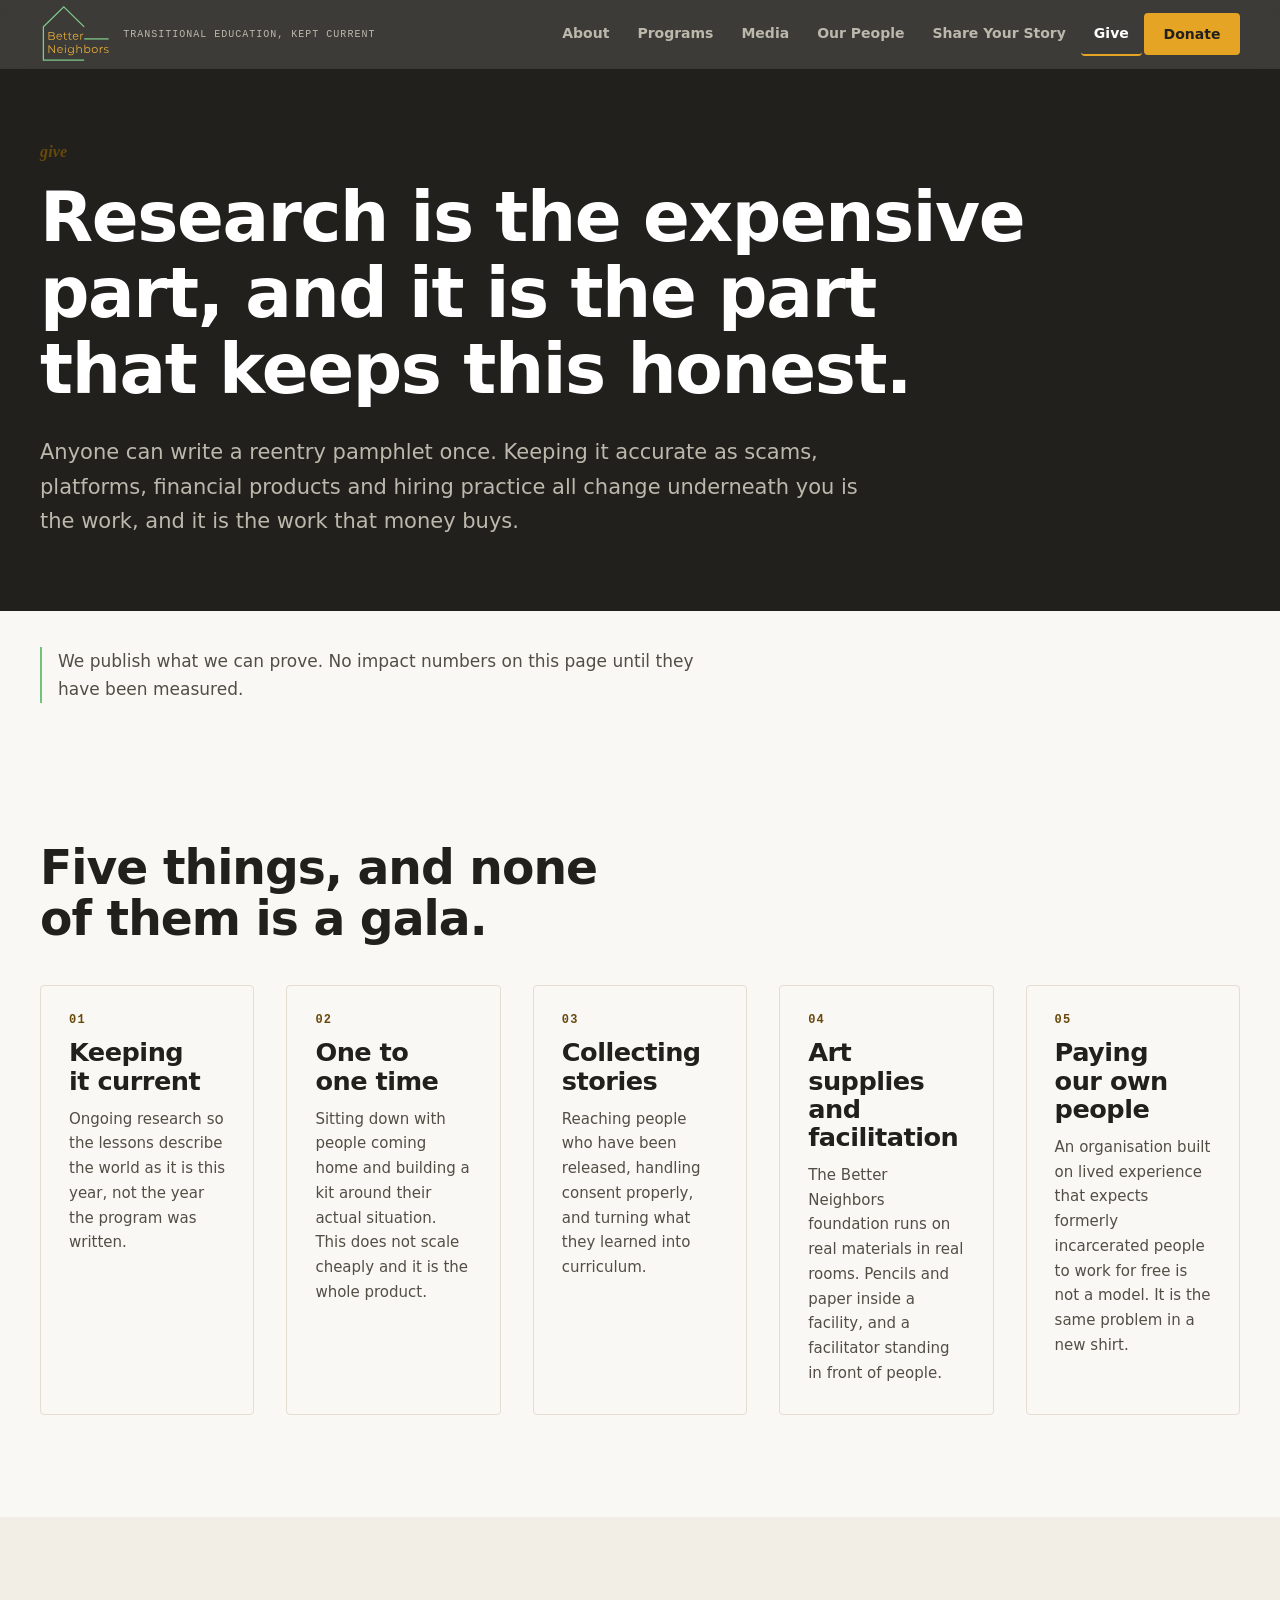
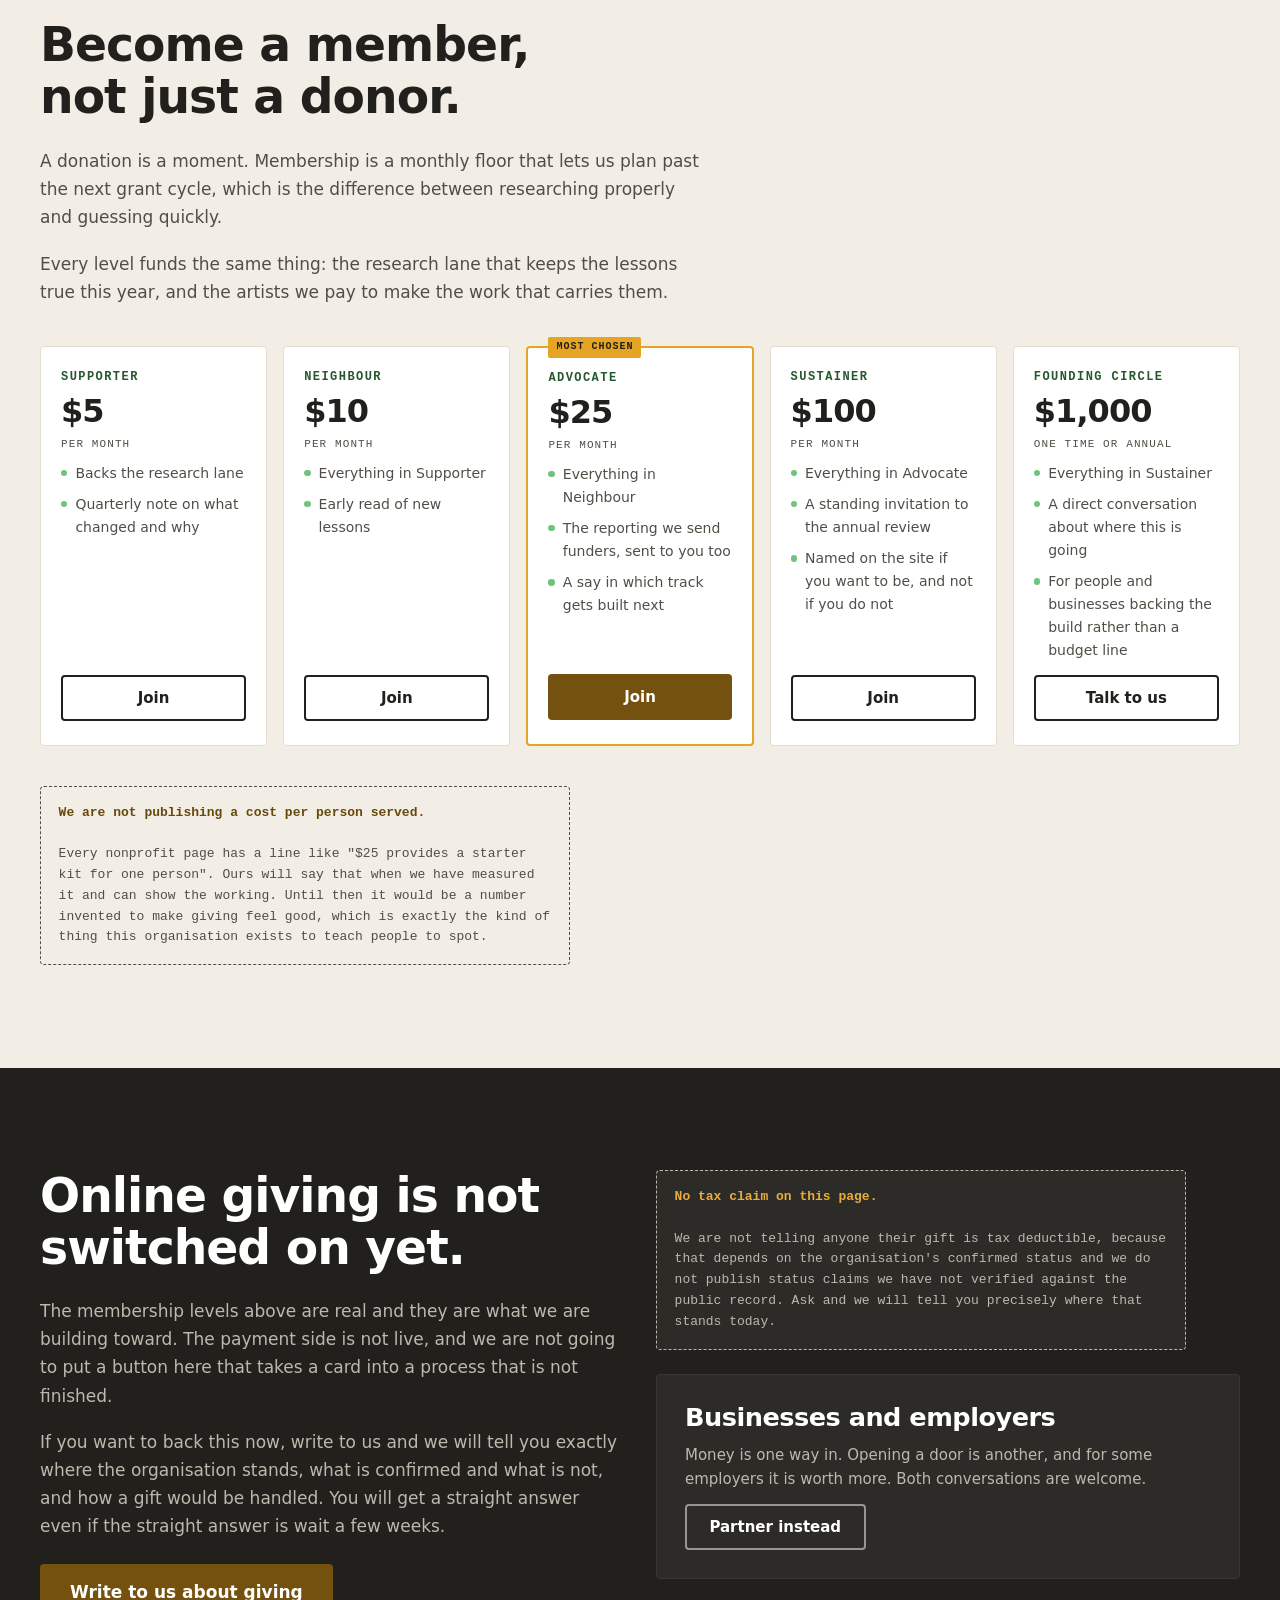
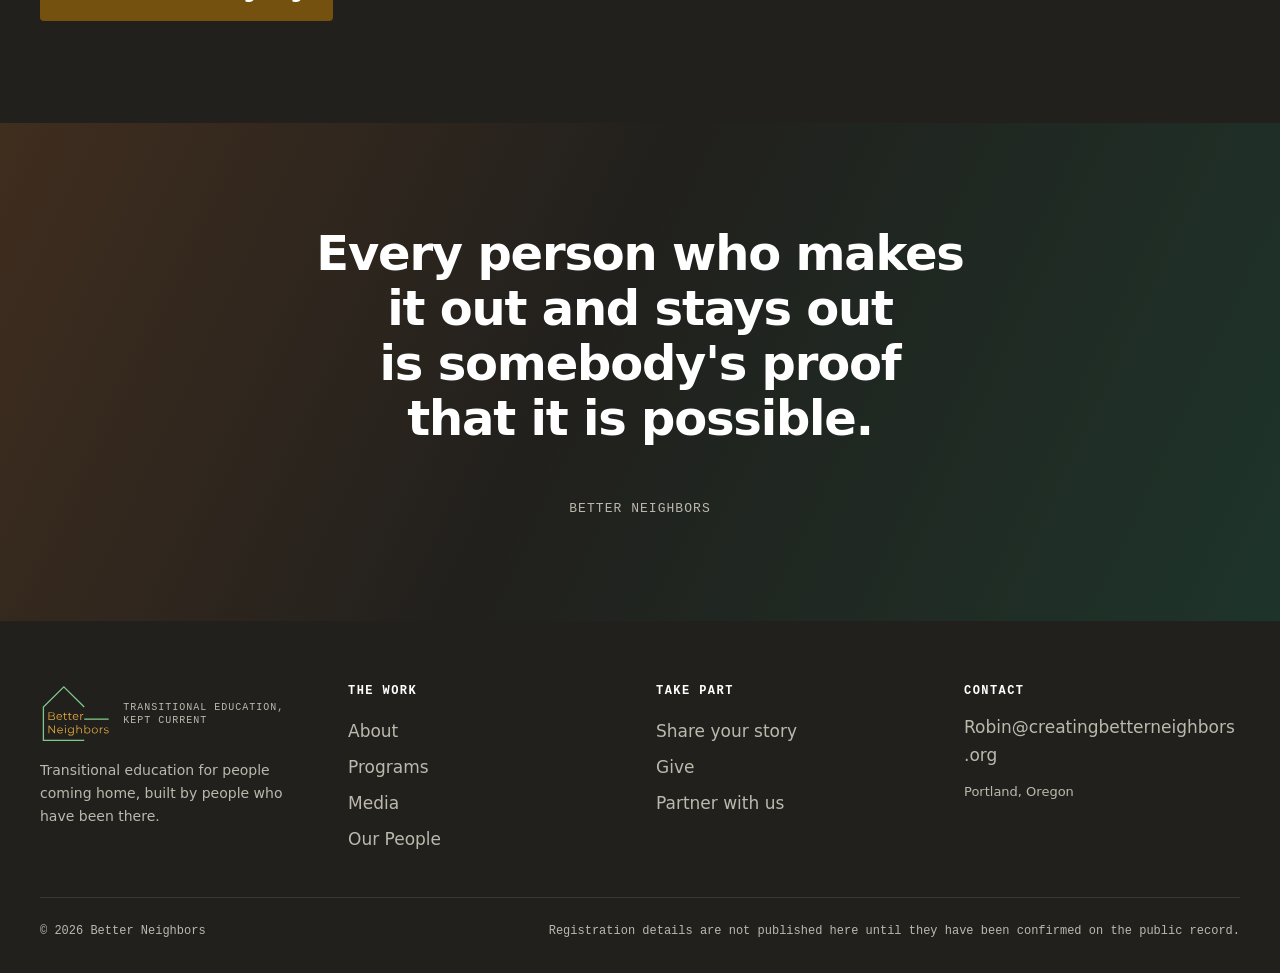
<file: give.html>
<!doctype html>
<html lang="en">
<head>
<meta charset="utf-8">
<meta name="viewport" content="width=device-width, initial-scale=1">
<title>Give, Better Neighbors</title>
<meta name="description" content="Back transitional education built by people who came home. Monthly membership is what lets us keep researching instead of guessing.">

<!-- LINK PREVIEW, added 2026-09-04. Lukas pasted bneighbors.org into a message
     and got the Art Inside Out logo. Nothing was wrong with the page: with no
     share image declared, a scraper picks the largest raster it can find, and
     the AIO logo was the only one. Every other mark on the site is an SVG,
     which most scrapers skip.

     share-card.png is 1200x630, the size every platform crops to, and it is
     rendered from the real mark on the real ink ground rather than drawn twice.
     Absolute URLs on purpose: a scraper does not resolve relative paths. -->
<meta property="og:type" content="website">
<meta property="og:site_name" content="Better Neighbors">
<meta property="og:title" content="Give, Better Neighbors">
<meta property="og:description" content="Research is the expensive part, and it is the part that keeps this honest.">
<meta property="og:url" content="https://bneighbors.org/give.html">
<meta property="og:image" content="https://bneighbors.org/assets/share-card.png">
<meta property="og:image:width" content="1200">
<meta property="og:image:height" content="630">
<meta property="og:image:alt" content="The Better Neighbors mark: a house outline with the name inside it.">
<meta name="twitter:card" content="summary_large_image">
<meta name="twitter:title" content="Give, Better Neighbors">
<meta name="twitter:description" content="Research is the expensive part, and it is the part that keeps this honest.">
<meta name="twitter:image" content="https://bneighbors.org/assets/share-card.png">
<link rel="icon" type="image/png" sizes="512x512" href="assets/favicon-512.png">
<link rel="apple-touch-icon" href="assets/favicon-512.png">
<link rel="canonical" href="https://bneighbors.org/give.html">
<link rel="stylesheet" href="assets/styles.css">
</head>
<body>

<a class="skip" href="#main">Skip to the main content</a>

<header class="hdr">
  <div class="wrap hdr-in">
    <a class="brand" href="index.html">
      <!-- THE WHOLE MARK, 2026-09-04. Lukas: "The svg logo in the top left is
           not rendered fully." He drew a wordmark, house plus the words, and
           I had put only the house here on the grounds that the name was
           already set in type beside it. From his side that is his logo with
           half of it missing, and he is right.

           The duplicate name in type came out with this change, so the header
           reads as one lockup rather than the name twice. The tagline stays.
           Colours are the measured on-ink pair, 8.19 and 8.24 on this ground. -->
      <svg class="mark" viewBox="0 0 171 135" width="171" height="135"
           role="img" aria-label="Better Neighbors">
        <title>Better Neighbors</title>
        <style>.cls-1{fill:#e8ae3d}.cls-2{fill:none;stroke:#7fc98a;stroke-miterlimit:10;stroke-width:3px}</style>
        <g>
    <path class="cls-1" d="M35.16,76.55c0,3.1-2.29,4.87-6.85,4.87h-8.38v-18.22h7.86c4.06,0,6.4,1.72,6.4,4.69,0,2.08-1.12,3.46-2.79,4.14,2.34.52,3.75,2.06,3.75,4.53ZM21.86,64.78v6.61h5.81c2.92,0,4.61-1.12,4.61-3.31s-1.69-3.31-4.61-3.31h-5.81ZM33.23,76.39c0-2.37-1.74-3.41-4.95-3.41h-6.43v6.85h6.43c3.2,0,4.95-1.04,4.95-3.44Z"/>
    <path class="cls-1" d="M51.82,75.14h-11.45c.21,2.86,2.39,4.76,5.39,4.76,1.67,0,3.15-.6,4.19-1.8l1.04,1.2c-1.22,1.46-3.12,2.24-5.29,2.24-4.27,0-7.18-2.92-7.18-6.98s2.84-6.95,6.69-6.95,6.64,2.84,6.64,6.95c0,.16-.03.36-.03.57ZM40.37,73.76h9.71c-.23-2.68-2.19-4.56-4.87-4.56s-4.61,1.87-4.84,4.56Z"/>
    <path class="cls-1" d="M63.56,80.58c-.73.65-1.82.96-2.89.96-2.58,0-4.01-1.46-4.01-3.98v-8.28h-2.45v-1.56h2.45v-2.99h1.85v2.99h4.17v1.56h-4.17v8.17c0,1.61.83,2.5,2.37,2.5.75,0,1.51-.23,2.03-.7l.65,1.33Z"/>
    <path class="cls-1" d="M74.5,80.58c-.73.65-1.82.96-2.89.96-2.58,0-4.01-1.46-4.01-3.98v-8.28h-2.45v-1.56h2.45v-2.99h1.85v2.99h4.17v1.56h-4.17v8.17c0,1.61.83,2.5,2.37,2.5.75,0,1.51-.23,2.03-.7l.65,1.33Z"/>
    <path class="cls-1" d="M90.01,75.14h-11.45c.21,2.86,2.39,4.76,5.39,4.76,1.67,0,3.15-.6,4.19-1.8l1.04,1.2c-1.22,1.46-3.12,2.24-5.29,2.24-4.27,0-7.18-2.92-7.18-6.98s2.84-6.95,6.69-6.95,6.64,2.84,6.64,6.95c0,.16-.03.36-.03.57ZM78.56,73.76h9.71c-.23-2.68-2.19-4.56-4.87-4.56s-4.61,1.87-4.84,4.56Z"/>
    <path class="cls-1" d="M101.44,67.62v1.8c-.16,0-.31-.03-.44-.03-2.86,0-4.61,1.82-4.61,5.05v6.98h-1.85v-13.69h1.77v2.68c.86-1.82,2.6-2.79,5.13-2.79Z"/>
    <path class="cls-1" d="M35.16,94.31v18.22h-1.59l-11.71-14.79v14.79h-1.93v-18.22h1.59l11.74,14.79v-14.79h1.9Z"/>
    <path class="cls-1" d="M53.67,106.26h-11.45c.21,2.86,2.39,4.76,5.39,4.76,1.67,0,3.15-.6,4.19-1.8l1.04,1.2c-1.22,1.46-3.12,2.24-5.29,2.24-4.27,0-7.18-2.92-7.18-6.98s2.84-6.95,6.69-6.95,6.64,2.84,6.64,6.95c0,.16-.03.36-.03.57ZM42.22,104.88h9.71c-.23-2.68-2.19-4.56-4.87-4.56s-4.61,1.88-4.84,4.56Z"/>
    <path class="cls-1" d="M58.09,94.52c0-.7.6-1.3,1.35-1.3s1.35.57,1.35,1.28c0,.76-.57,1.35-1.35,1.35s-1.35-.6-1.35-1.33ZM58.51,98.84h1.85v13.69h-1.85v-13.69Z"/>
    <path class="cls-1" d="M79.23,98.84v12.03c0,4.71-2.32,6.85-6.85,6.85-2.5,0-4.95-.75-6.38-2.11l.94-1.41c1.3,1.17,3.28,1.88,5.39,1.88,3.46,0,5.05-1.59,5.05-4.97v-1.74c-1.15,1.74-3.1,2.66-5.34,2.66-3.9,0-6.87-2.73-6.87-6.66s2.97-6.61,6.87-6.61c2.29,0,4.27.94,5.42,2.73v-2.63h1.77ZM77.44,105.35c0-2.97-2.19-5-5.21-5s-5.18,2.03-5.18,5,2.16,5.02,5.18,5.02,5.21-2.06,5.21-5.02Z"/>
    <path class="cls-1" d="M98.06,104.59v7.94h-1.85v-7.76c0-2.89-1.51-4.37-4.11-4.37-2.94,0-4.79,1.82-4.79,4.95v7.18h-1.85v-19.32h1.85v8.02c1.01-1.59,2.81-2.5,5.13-2.5,3.33,0,5.62,1.93,5.62,5.86Z"/>
    <path class="cls-1" d="M118,105.68c0,4.14-2.92,6.98-6.82,6.98-2.26,0-4.17-.99-5.28-2.84v2.71h-1.77v-19.32h1.85v8.23c1.14-1.77,3.02-2.71,5.21-2.71,3.9,0,6.82,2.81,6.82,6.95ZM116.15,105.68c0-3.2-2.21-5.34-5.1-5.34s-5.1,2.13-5.1,5.34,2.19,5.34,5.1,5.34,5.1-2.13,5.1-5.34Z"/>
    <path class="cls-1" d="M121.43,105.68c0-4.06,2.97-6.95,6.98-6.95s6.95,2.89,6.95,6.95-2.94,6.98-6.95,6.98-6.98-2.92-6.98-6.98ZM133.49,105.68c0-3.2-2.16-5.34-5.08-5.34s-5.1,2.13-5.1,5.34,2.19,5.34,5.1,5.34,5.08-2.13,5.08-5.34Z"/>
    <path class="cls-1" d="M147.08,98.73v1.8c-.16,0-.31-.03-.44-.03-2.86,0-4.61,1.82-4.61,5.05v6.98h-1.85v-13.69h1.77v2.68c.86-1.82,2.6-2.79,5.13-2.79Z"/>
    <path class="cls-1" d="M149.65,110.97l.83-1.46c1.09.86,2.94,1.54,4.87,1.54,2.6,0,3.67-.88,3.67-2.24,0-3.57-8.88-.75-8.88-6.17,0-2.24,1.93-3.91,5.41-3.91,1.77,0,3.7.5,4.84,1.28l-.81,1.48c-1.2-.83-2.63-1.17-4.04-1.17-2.47,0-3.57.96-3.57,2.27,0,3.7,8.88.91,8.88,6.17,0,2.37-2.08,3.91-5.65,3.91-2.26,0-4.45-.73-5.57-1.69Z"/>
  </g>
  <polyline class="cls-2" points="103.57 51.22 55.77 4.22 7.96 51.22 7.96 128.99 103.57 128.99"/>
  <line class="cls-2" x1="103.57" y1="79.46" x2="160.87" y2="79.46"/>
      </svg>
      <span class="brand-txt"><span>Transitional education, kept current</span></span>
    </a>
    <button class="burger" type="button" aria-expanded="false" aria-controls="nav">
      <span class="sr">Menu</span>
      <svg viewBox="0 0 24 24" fill="none" stroke="currentColor" stroke-width="2" aria-hidden="true"><path d="M3 6h18M3 12h18M3 18h18"/></svg>
    </button>
    <nav class="nav" id="nav" aria-label="Main">
      <a href="about.html">About</a>
      <a href="programs.html">Programs</a>
      <a href="media.html">Media</a>
      <a href="people.html">Our People</a>
      <a href="contribute.html">Share Your Story</a>
      <a href="give.html">Give</a>
      <a class="btn btn-primary" href="give.html#ways">Donate</a>
    </nav>
  </div>
</header>

<main id="main">

  <section class="hero" style="padding-block:clamp(2.5rem,6vw,4.5rem)">
    <div class="wrap">
      <div class="hero-in">
        <p class="eyebrow">Give</p>
        <h1>Research is the expensive part, and it is the part that keeps this honest.</h1>
        <p class="hero-sub">
          Anyone can write a reentry pamphlet once. Keeping it accurate as scams,
          platforms, financial products and hiring practice all change underneath you is
          the work, and it is the work that money buys.
        </p>
      </div>
    </div>
  </section>

  <!-- The promise this page makes, in plain text. It used to be a full
       bleed orange bar of small type; Lukas asked for those to go. -->
  <div class="pledge">
    <div class="wrap"><p>We publish what we can prove. No impact numbers on this page until they have been measured.</p></div>
  </div>

  <!-- ================================================= where ============ -->
  <section class="band">
    <div class="wrap">
      <div class="reveal" style="max-width:52rem">
        <!-- Said "Four" over five cards until 2026-08-18. Counted in the DOM,
             not by eye: five .card children, numbered 01 to 05. -->
        <h2>Five things, and none of them is a gala.</h2>
      </div>
      <div class="grid g4 reveal" style="margin-top:2.5rem">
        <div class="card">
          <span class="card-num">01</span>
          <h3>Keeping it current</h3>
          <p>Ongoing research so the lessons describe the world as it is this year, not the year the program was written.</p>
        </div>
        <div class="card">
          <span class="card-num">02</span>
          <h3>One to one time</h3>
          <p>Sitting down with people coming home and building a kit around their actual situation. This does not scale cheaply and it is the whole product.</p>
        </div>
        <div class="card">
          <span class="card-num">03</span>
          <h3>Collecting stories</h3>
          <p>Reaching people who have been released, handling consent properly, and turning what they learned into curriculum.</p>
        </div>
        <div class="card">
          <span class="card-num">04</span>
          <h3>Art supplies and facilitation</h3>
          <p>The Better Neighbors foundation runs on real materials in real rooms. Pencils and paper inside a facility, and a facilitator standing in front of people.</p>
        </div>
        <div class="card">
          <span class="card-num">05</span>
          <h3>Paying our own people</h3>
          <p>An organisation built on lived experience that expects formerly incarcerated people to work for free is not a model. It is the same problem in a new shirt.</p>
        </div>
      </div>
    </div>
  </section>

  <!-- ================================================= ladder =========== -->
  <section class="band band-paper-2" id="ways">
    <div class="wrap">
      <div class="reveal" style="max-width:52rem">
        <h2>Become a member, not just a donor.</h2>
        <p class="muted">
          A donation is a moment. Membership is a monthly floor that lets us plan past
          the next grant cycle, which is the difference between researching properly and
          guessing quickly.
        </p>
        <!-- THE ARTWORK DRAWING IS OUT, 2026-08-18, on Lukas's instruction:
             "Remove the more money more entries piece. If we need of existence to
             have it we wait until then."

             Removed in full rather than just the escalating entries, because the
             escalation was not the legal problem on its own. A prize, decided by
             chance, that people pay to enter is a lottery under Oregon law. The
             only lawful version is a raffle, and the raffle definition requires
             the organisation to already be a charitable one. Better Neighbors's
             exempt status does not exist yet, so no version of this is available
             today, tiered or flat. It comes back when the determination letter
             does. Statutes were opened and are cited in the CASSANDRA report of
             this date. -->
        <p class="muted">
          Every level funds the same thing: the research lane that keeps the lessons
          true this year, and the artists we pay to make the work that carries them.
        </p>
      </div>

      <div class="tiers reveal" style="margin-top:2.5rem">
        <div class="tier">
          <span class="name">Supporter</span>
          <span class="amt">$5</span>
          <span class="per">per month</span>
          <ul>
            <li>Backs the research lane</li>
            <li>Quarterly note on what changed and why</li>
          </ul>
          <a class="btn btn-ghost" href="#open">Join</a>
        </div>

        <div class="tier">
          <span class="name">Neighbour</span>
          <span class="amt">$10</span>
          <span class="per">per month</span>
          <ul>
            <li>Everything in Supporter</li>
            <li>Early read of new lessons</li>
          </ul>
          <a class="btn btn-ghost" href="#open">Join</a>
        </div>

        <div class="tier" data-featured>
          <span class="name">Advocate</span>
          <span class="amt">$25</span>
          <span class="per">per month</span>
          <ul>
            <li>Everything in Neighbour</li>
            <li>The reporting we send funders, sent to you too</li>
            <li>A say in which track gets built next</li>
          </ul>
          <a class="btn btn-primary" href="#open">Join</a>
        </div>

        <div class="tier">
          <span class="name">Sustainer</span>
          <span class="amt">$100</span>
          <span class="per">per month</span>
          <ul>
            <li>Everything in Advocate</li>
            <li>A standing invitation to the annual review</li>
            <li>Named on the site if you want to be, and not if you do not</li>
          </ul>
          <a class="btn btn-ghost" href="#open">Join</a>
        </div>

        <div class="tier">
          <span class="name">Founding Circle</span>
          <span class="amt">$1,000</span>
          <span class="per">one time or annual</span>
          <ul>
            <li>Everything in Sustainer</li>
            <li>A direct conversation about where this is going</li>
            <li>For people and businesses backing the build rather than a budget line</li>
          </ul>
          <a class="btn btn-ghost" href="#open">Talk to us</a>
        </div>
      </div>

      <p class="note reveal" style="margin-top:2.5rem">
        <b>We are not publishing a cost per person served.</b><br><br>
        Every nonprofit page has a line like "$25 provides a starter kit for one person".
        Ours will say that when we have measured it and can show the working. Until then
        it would be a number invented to make giving feel good, which is exactly the kind
        of thing this organisation exists to teach people to spot.
      </p>
    </div>
  </section>

  <!-- ================================================= not live ========= -->
  <section class="band band-ink" id="open">
    <div class="wrap">
      <div class="grid g2" style="align-items:start">
        <div class="reveal">
          <h2>Online giving is not switched on yet.</h2>
          <p class="muted">
            The membership levels above are real and they are what we are building
            toward. The payment side is not live, and we are not going to put a button
            here that takes a card into a process that is not finished.
          </p>
          <p class="muted">
            If you want to back this now, write to us and we will tell you exactly where
            the organisation stands, what is confirmed and what is not, and how a gift
            would be handled. You will get a straight answer even if the straight answer
            is wait a few weeks.
          </p>
          <p style="margin-top:1.5rem">
            <a class="btn btn-primary btn-lg" href="mailto:Robin@creatingbetterneighbors.org">Write to us about giving</a>
          </p>
        </div>

        <div class="stack reveal">
          <div class="note">
            <b>No tax claim on this page.</b><br><br>
            We are not telling anyone their gift is tax deductible, because that depends
            on the organisation's confirmed status and we do not publish status claims
            we have not verified against the public record. Ask and we will tell you
            precisely where that stands today.
          </div>
          <div class="card">
            <h3>Businesses and employers</h3>
            <p>Money is one way in. Opening a door is another, and for some employers it is worth more. Both conversations are welcome.</p>
            <p style="margin-top:auto"><a class="btn btn-ghost" href="about.html#partners">Partner instead</a></p>
          </div>
        </div>
      </div>
    </div>
  </section>

  <!-- ================================================= closing ========== -->
  <section class="pull pull-solo">
    <div class="wrap">
      <p class="big">Every person who makes it out and stays out is somebody's proof that it is possible.</p>
      <p class="attrib">Better Neighbors</p>
    </div>
  </section>

</main>

<footer class="ftr">
  <div class="wrap">
    <div class="ftr-grid">
      <div>
        <a class="brand" href="index.html" style="margin-bottom:1rem">
          <!-- The whole mark here too, same reason as the header. The .brand rule
               sizes to the wordmark box, so the house-only icon would be
               stretched wide in this slot. -->
          <img src="assets/bn-logo-on-ink.svg" alt="Better Neighbors" width="171" height="135">
          <span class="brand-txt"><span>Transitional education, kept current</span></span>
        </a>
        <p style="font-size:0.875rem">Transitional education for people coming home, built by people who have been there.</p>
      </div>
      <div>
        <h4>The work</h4>
        <ul>
          <li><a href="about.html">About</a></li>
          <li><a href="programs.html">Programs</a></li>
          <li><a href="media.html">Media</a></li>
          <li><a href="people.html">Our People</a></li>
        </ul>
      </div>
      <div>
        <h4>Take part</h4>
        <ul>
          <li><a href="contribute.html">Share your story</a></li>
          <li><a href="give.html">Give</a></li>
          <li><a href="about.html#partners">Partner with us</a></li>
        </ul>
      </div>
      <div>
        <h4>Contact</h4>
        <ul>
          <li><a href="mailto:Robin@creatingbetterneighbors.org">Robin@creatingbetterneighbors.org</a></li>
        </ul>
        <p style="font-size:0.8125rem;margin-top:0.75rem">Portland, Oregon</p>
      </div>
    </div>
    <div class="ftr-btm">
      <span>&copy; 2026 Better Neighbors</span>
      <span>Registration details are not published here until they have been confirmed on the public record.</span>
    </div>
  </div>
</footer>

<script src="assets/site.js"></script>
</body>
</html>
</file>
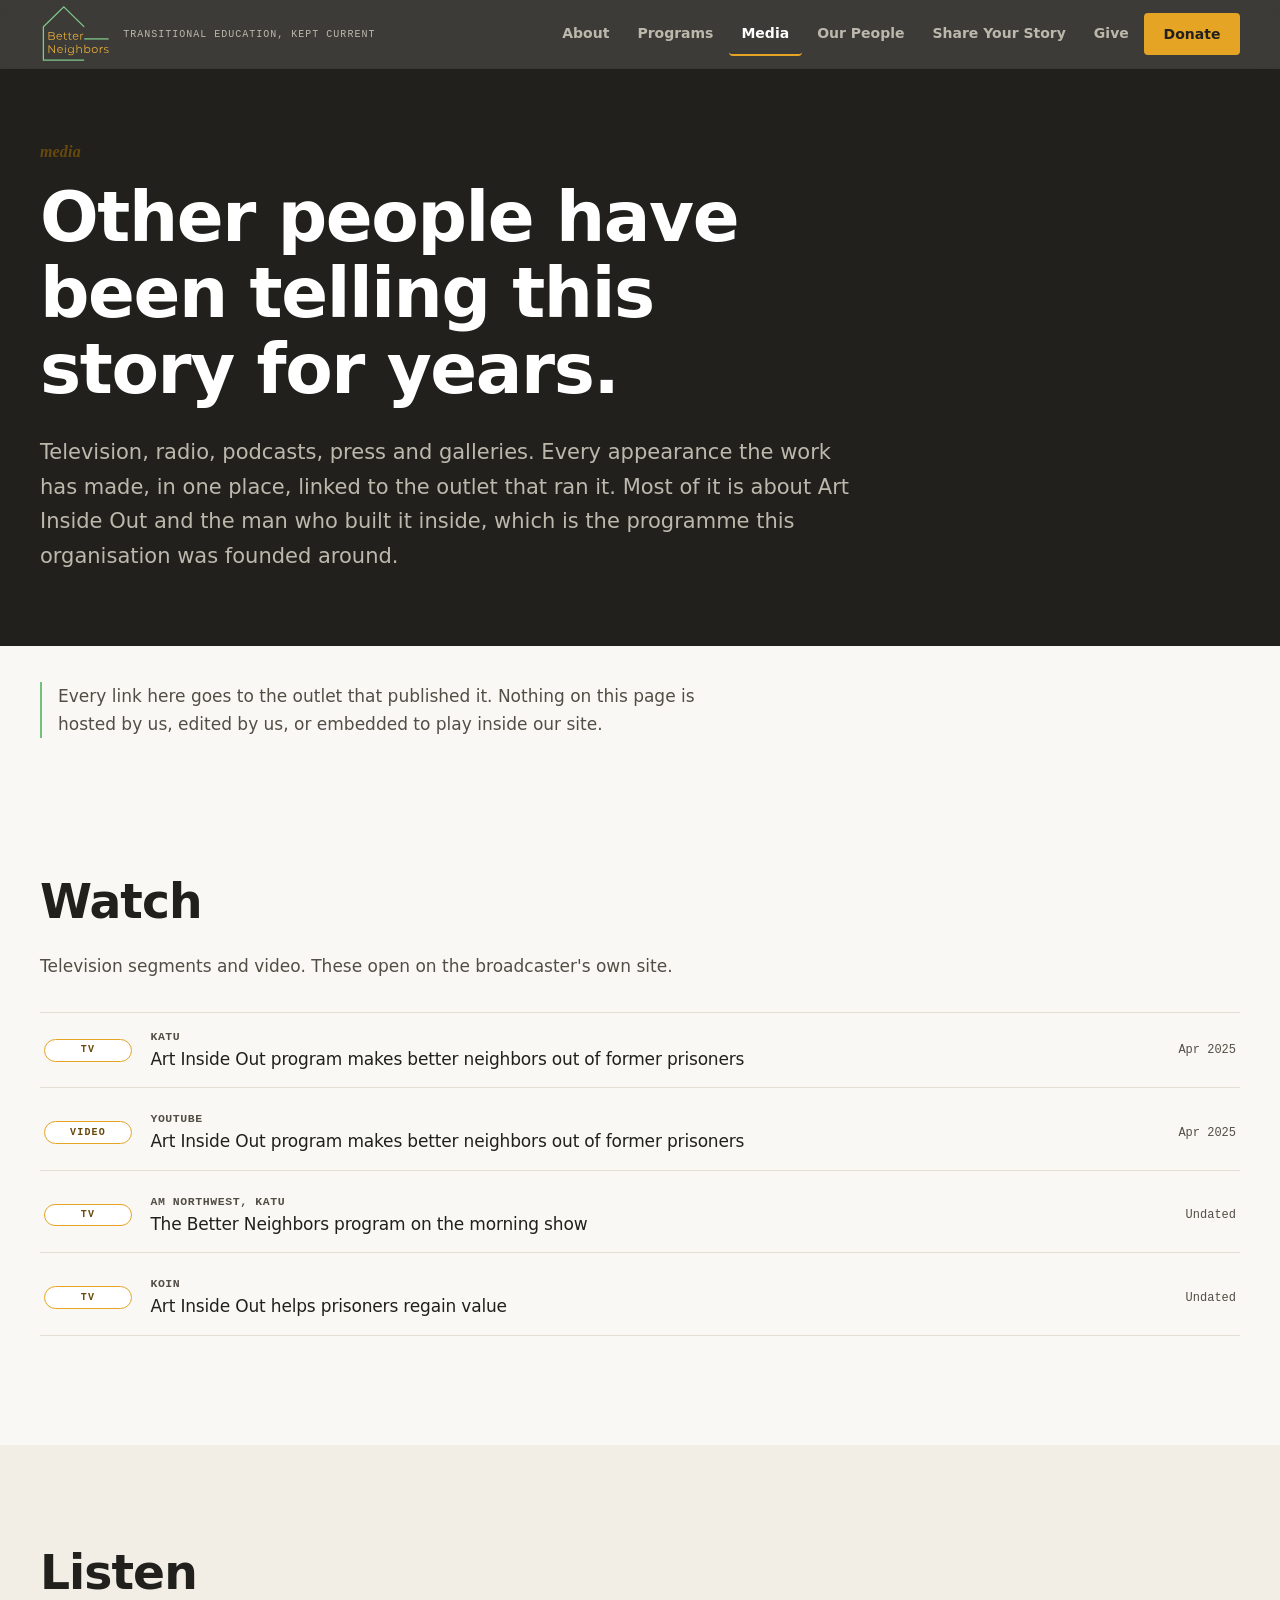
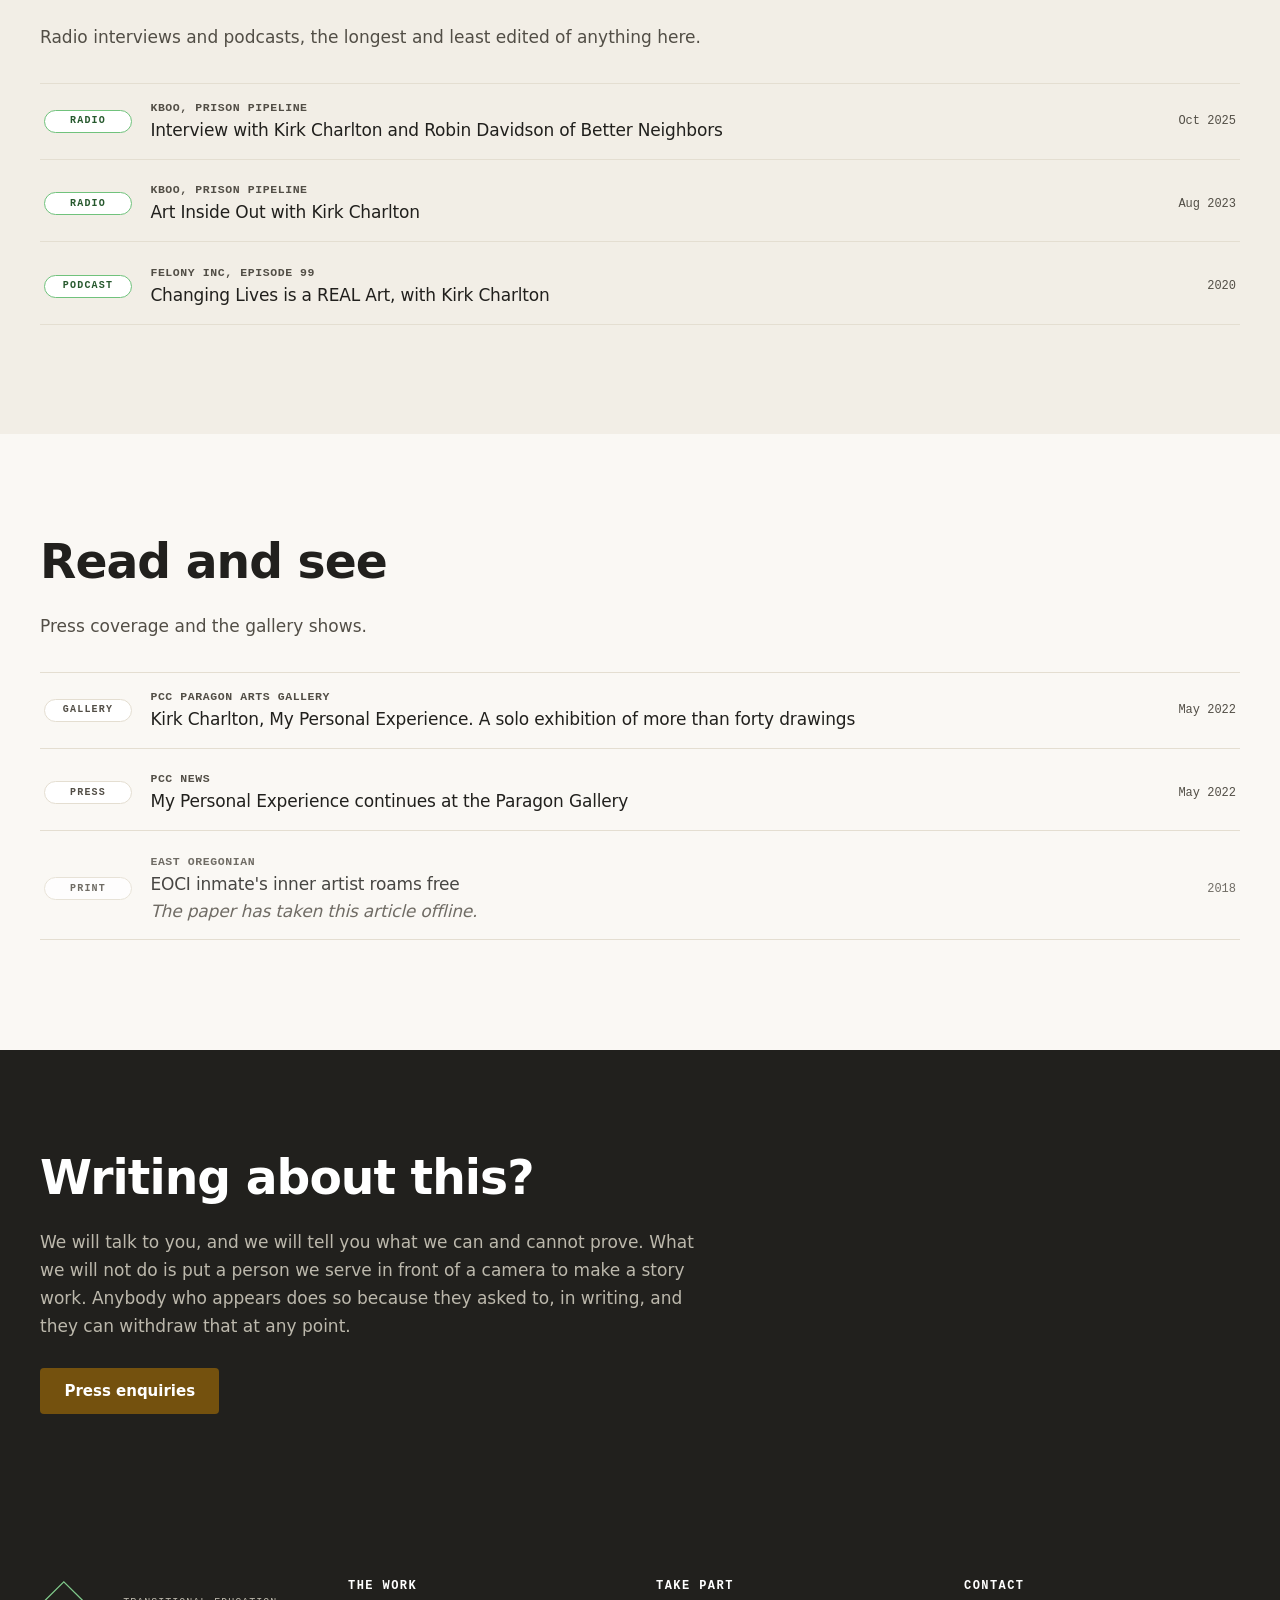
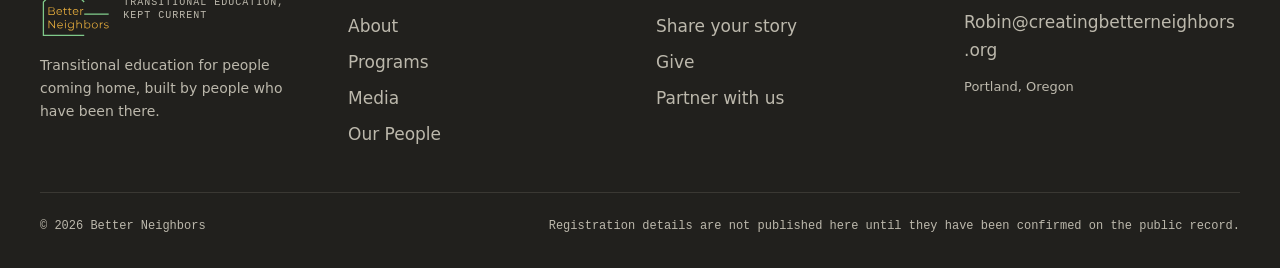
<file: media.html>
<!doctype html>
<html lang="en">
<head>
<meta charset="utf-8">
<meta name="viewport" content="width=device-width, initial-scale=1">
<title>Media, Better Neighbors</title>
<meta name="description" content="Television, radio, podcasts, press and gallery coverage of the work behind Better Neighbors and of Art Inside Out. Every appearance in one place, linked to the outlet that ran it.">

<!-- LINK PREVIEW, added 2026-09-04. Lukas pasted bneighbors.org into a message
     and got the Art Inside Out logo. Nothing was wrong with the page: with no
     share image declared, a scraper picks the largest raster it can find, and
     the AIO logo was the only one. Every other mark on the site is an SVG,
     which most scrapers skip.

     share-card.png is 1200x630, the size every platform crops to, and it is
     rendered from the real mark on the real ink ground rather than drawn twice.
     Absolute URLs on purpose: a scraper does not resolve relative paths. -->
<meta property="og:type" content="website">
<meta property="og:site_name" content="Better Neighbors">
<meta property="og:title" content="Media, Better Neighbors">
<meta property="og:description" content="Television, radio, podcasts, press and gallery coverage of the work.">
<meta property="og:url" content="https://bneighbors.org/media.html">
<meta property="og:image" content="https://bneighbors.org/assets/share-card.png">
<meta property="og:image:width" content="1200">
<meta property="og:image:height" content="630">
<meta property="og:image:alt" content="The Better Neighbors mark: a house outline with the name inside it.">
<meta name="twitter:card" content="summary_large_image">
<meta name="twitter:title" content="Media, Better Neighbors">
<meta name="twitter:description" content="Television, radio, podcasts, press and gallery coverage of the work.">
<meta name="twitter:image" content="https://bneighbors.org/assets/share-card.png">
<link rel="icon" type="image/png" sizes="512x512" href="assets/favicon-512.png">
<link rel="apple-touch-icon" href="assets/favicon-512.png">
<link rel="canonical" href="https://bneighbors.org/media.html">
<link rel="stylesheet" href="assets/styles.css">
</head>
<body>

<a class="skip" href="#main">Skip to the main content</a>

<header class="hdr">
  <div class="wrap hdr-in">
    <a class="brand" href="index.html">
      <!-- THE WHOLE MARK, 2026-09-04. Lukas: "The svg logo in the top left is
           not rendered fully." He drew a wordmark, house plus the words, and
           I had put only the house here on the grounds that the name was
           already set in type beside it. From his side that is his logo with
           half of it missing, and he is right.

           The duplicate name in type came out with this change, so the header
           reads as one lockup rather than the name twice. The tagline stays.
           Colours are the measured on-ink pair, 8.19 and 8.24 on this ground. -->
      <svg class="mark" viewBox="0 0 171 135" width="171" height="135"
           role="img" aria-label="Better Neighbors">
        <title>Better Neighbors</title>
        <style>.cls-1{fill:#e8ae3d}.cls-2{fill:none;stroke:#7fc98a;stroke-miterlimit:10;stroke-width:3px}</style>
        <g>
    <path class="cls-1" d="M35.16,76.55c0,3.1-2.29,4.87-6.85,4.87h-8.38v-18.22h7.86c4.06,0,6.4,1.72,6.4,4.69,0,2.08-1.12,3.46-2.79,4.14,2.34.52,3.75,2.06,3.75,4.53ZM21.86,64.78v6.61h5.81c2.92,0,4.61-1.12,4.61-3.31s-1.69-3.31-4.61-3.31h-5.81ZM33.23,76.39c0-2.37-1.74-3.41-4.95-3.41h-6.43v6.85h6.43c3.2,0,4.95-1.04,4.95-3.44Z"/>
    <path class="cls-1" d="M51.82,75.14h-11.45c.21,2.86,2.39,4.76,5.39,4.76,1.67,0,3.15-.6,4.19-1.8l1.04,1.2c-1.22,1.46-3.12,2.24-5.29,2.24-4.27,0-7.18-2.92-7.18-6.98s2.84-6.95,6.69-6.95,6.64,2.84,6.64,6.95c0,.16-.03.36-.03.57ZM40.37,73.76h9.71c-.23-2.68-2.19-4.56-4.87-4.56s-4.61,1.87-4.84,4.56Z"/>
    <path class="cls-1" d="M63.56,80.58c-.73.65-1.82.96-2.89.96-2.58,0-4.01-1.46-4.01-3.98v-8.28h-2.45v-1.56h2.45v-2.99h1.85v2.99h4.17v1.56h-4.17v8.17c0,1.61.83,2.5,2.37,2.5.75,0,1.51-.23,2.03-.7l.65,1.33Z"/>
    <path class="cls-1" d="M74.5,80.58c-.73.65-1.82.96-2.89.96-2.58,0-4.01-1.46-4.01-3.98v-8.28h-2.45v-1.56h2.45v-2.99h1.85v2.99h4.17v1.56h-4.17v8.17c0,1.61.83,2.5,2.37,2.5.75,0,1.51-.23,2.03-.7l.65,1.33Z"/>
    <path class="cls-1" d="M90.01,75.14h-11.45c.21,2.86,2.39,4.76,5.39,4.76,1.67,0,3.15-.6,4.19-1.8l1.04,1.2c-1.22,1.46-3.12,2.24-5.29,2.24-4.27,0-7.18-2.92-7.18-6.98s2.84-6.95,6.69-6.95,6.64,2.84,6.64,6.95c0,.16-.03.36-.03.57ZM78.56,73.76h9.71c-.23-2.68-2.19-4.56-4.87-4.56s-4.61,1.87-4.84,4.56Z"/>
    <path class="cls-1" d="M101.44,67.62v1.8c-.16,0-.31-.03-.44-.03-2.86,0-4.61,1.82-4.61,5.05v6.98h-1.85v-13.69h1.77v2.68c.86-1.82,2.6-2.79,5.13-2.79Z"/>
    <path class="cls-1" d="M35.16,94.31v18.22h-1.59l-11.71-14.79v14.79h-1.93v-18.22h1.59l11.74,14.79v-14.79h1.9Z"/>
    <path class="cls-1" d="M53.67,106.26h-11.45c.21,2.86,2.39,4.76,5.39,4.76,1.67,0,3.15-.6,4.19-1.8l1.04,1.2c-1.22,1.46-3.12,2.24-5.29,2.24-4.27,0-7.18-2.92-7.18-6.98s2.84-6.95,6.69-6.95,6.64,2.84,6.64,6.95c0,.16-.03.36-.03.57ZM42.22,104.88h9.71c-.23-2.68-2.19-4.56-4.87-4.56s-4.61,1.88-4.84,4.56Z"/>
    <path class="cls-1" d="M58.09,94.52c0-.7.6-1.3,1.35-1.3s1.35.57,1.35,1.28c0,.76-.57,1.35-1.35,1.35s-1.35-.6-1.35-1.33ZM58.51,98.84h1.85v13.69h-1.85v-13.69Z"/>
    <path class="cls-1" d="M79.23,98.84v12.03c0,4.71-2.32,6.85-6.85,6.85-2.5,0-4.95-.75-6.38-2.11l.94-1.41c1.3,1.17,3.28,1.88,5.39,1.88,3.46,0,5.05-1.59,5.05-4.97v-1.74c-1.15,1.74-3.1,2.66-5.34,2.66-3.9,0-6.87-2.73-6.87-6.66s2.97-6.61,6.87-6.61c2.29,0,4.27.94,5.42,2.73v-2.63h1.77ZM77.44,105.35c0-2.97-2.19-5-5.21-5s-5.18,2.03-5.18,5,2.16,5.02,5.18,5.02,5.21-2.06,5.21-5.02Z"/>
    <path class="cls-1" d="M98.06,104.59v7.94h-1.85v-7.76c0-2.89-1.51-4.37-4.11-4.37-2.94,0-4.79,1.82-4.79,4.95v7.18h-1.85v-19.32h1.85v8.02c1.01-1.59,2.81-2.5,5.13-2.5,3.33,0,5.62,1.93,5.62,5.86Z"/>
    <path class="cls-1" d="M118,105.68c0,4.14-2.92,6.98-6.82,6.98-2.26,0-4.17-.99-5.28-2.84v2.71h-1.77v-19.32h1.85v8.23c1.14-1.77,3.02-2.71,5.21-2.71,3.9,0,6.82,2.81,6.82,6.95ZM116.15,105.68c0-3.2-2.21-5.34-5.1-5.34s-5.1,2.13-5.1,5.34,2.19,5.34,5.1,5.34,5.1-2.13,5.1-5.34Z"/>
    <path class="cls-1" d="M121.43,105.68c0-4.06,2.97-6.95,6.98-6.95s6.95,2.89,6.95,6.95-2.94,6.98-6.95,6.98-6.98-2.92-6.98-6.98ZM133.49,105.68c0-3.2-2.16-5.34-5.08-5.34s-5.1,2.13-5.1,5.34,2.19,5.34,5.1,5.34,5.08-2.13,5.08-5.34Z"/>
    <path class="cls-1" d="M147.08,98.73v1.8c-.16,0-.31-.03-.44-.03-2.86,0-4.61,1.82-4.61,5.05v6.98h-1.85v-13.69h1.77v2.68c.86-1.82,2.6-2.79,5.13-2.79Z"/>
    <path class="cls-1" d="M149.65,110.97l.83-1.46c1.09.86,2.94,1.54,4.87,1.54,2.6,0,3.67-.88,3.67-2.24,0-3.57-8.88-.75-8.88-6.17,0-2.24,1.93-3.91,5.41-3.91,1.77,0,3.7.5,4.84,1.28l-.81,1.48c-1.2-.83-2.63-1.17-4.04-1.17-2.47,0-3.57.96-3.57,2.27,0,3.7,8.88.91,8.88,6.17,0,2.37-2.08,3.91-5.65,3.91-2.26,0-4.45-.73-5.57-1.69Z"/>
  </g>
  <polyline class="cls-2" points="103.57 51.22 55.77 4.22 7.96 51.22 7.96 128.99 103.57 128.99"/>
  <line class="cls-2" x1="103.57" y1="79.46" x2="160.87" y2="79.46"/>
      </svg>
      <span class="brand-txt"><span>Transitional education, kept current</span></span>
    </a>
    <button class="burger" type="button" aria-expanded="false" aria-controls="nav">
      <span class="sr">Menu</span>
      <svg viewBox="0 0 24 24" fill="none" stroke="currentColor" stroke-width="2" aria-hidden="true"><path d="M3 6h18M3 12h18M3 18h18"/></svg>
    </button>
    <nav class="nav" id="nav" aria-label="Main">
      <a href="about.html">About</a>
      <a href="programs.html">Programs</a>
      <a href="media.html">Media</a>
      <a href="people.html">Our People</a>
      <a href="contribute.html">Share Your Story</a>
      <a href="give.html">Give</a>
      <a class="btn btn-primary" href="give.html#ways">Donate</a>
    </nav>
  </div>
</header>

<main id="main">

  <section class="hero" style="padding-block:clamp(2.5rem,6vw,4.5rem)">
    <div class="wrap">
      <div class="hero-in">
        <p class="eyebrow">Media</p>
        <h1>Other people have been telling this story for years.</h1>
        <p class="hero-sub">
          Television, radio, podcasts, press and galleries. Every appearance the work has
          made, in one place, linked to the outlet that ran it. Most of it is about
          Art Inside Out and the man who built it inside, which is the programme this
          organisation was founded around.
        </p>
      </div>
    </div>
  </section>

  <!-- The promise this page makes, in plain text, same as every other page. -->
  <div class="pledge">
    <div class="wrap"><p>Every link here goes to the outlet that published it. Nothing on this page is hosted by us, edited by us, or embedded to play inside our site.</p></div>
  </div>

  <!-- ======================================================= watch ====== -->
  <!-- WHY THESE ARE LINKS AND NOT EMBEDS. An embedded player is the outlet's
       code running on our page, which means their company can see who is
       reading a reentry site and from where. This audience uses library
       terminals and shared machines. The whole site makes zero external
       requests and this page does not break that for the sake of a
       thumbnail. -->
  <section class="band">
    <div class="wrap">
      <div class="reveal" style="max-width:52rem">
        <h2>Watch</h2>
        <p class="muted">Television segments and video. These open on the broadcaster's own site.</p>
      </div>

      <ul class="mlist reveal" style="margin-top:2rem">
        <li>
          <a href="https://katu.com/features/art-inside-out-program-makes-better-neighbors-out-of-former-prisoners" target="_blank" rel="noopener">
            <span class="mkind mkind-watch">TV</span>
            <span class="mwhat">
              <b>KATU</b>
              <span>Art Inside Out program makes better neighbors out of former prisoners</span>
            </span>
            <span class="mwhen">Apr 2025</span>
          </a>
        </li>
        <li>
          <a href="https://www.youtube.com/shorts/OX49JTDI6tA" target="_blank" rel="noopener">
            <span class="mkind mkind-watch">Video</span>
            <span class="mwhat">
              <b>YouTube</b>
              <span>Art Inside Out program makes better neighbors out of former prisoners</span>
            </span>
            <span class="mwhen">Apr 2025</span>
          </a>
        </li>
        <li>
          <a href="https://katu.com/amnw/am-northwest-lifestyle-health/oregon-harbor-of-hope-their-better-neighbors-program" target="_blank" rel="noopener">
            <span class="mkind mkind-watch">TV</span>
            <span class="mwhat">
              <b>AM Northwest, KATU</b>
              <span>The Better Neighbors program on the morning show</span>
            </span>
            <span class="mwhen">Undated</span>
          </a>
        </li>
        <!-- LINKED 2026-08-29. This row was a dead entry saying the URL had
             never been produced. It had; the Art Inside Out site was already
             carrying it. Verified live the same day, and it needed three
             attempts to prove it: KOIN returns 403 to an ordinary request and
             403 again to a fetch, because it blocks bots. A plain request
             identifying as a phone returns 200 from KOIN's own server. A 403
             is not evidence a page is dead, only evidence it was not read. -->
        <li>
          <a href="https://www.koin.com/news/oregon/art-inside-out-helps-prisoners-regain-value/" target="_blank" rel="noopener">
            <span class="mkind mkind-watch">TV</span>
            <span class="mwhat">
              <b>KOIN</b>
              <span>Art Inside Out helps prisoners regain value</span>
            </span>
            <span class="mwhen">Undated</span>
          </a>
        </li>
      </ul>
    </div>
  </section>

  <!-- ====================================================== listen ====== -->
  <section class="band band-paper-2">
    <div class="wrap">
      <div class="reveal" style="max-width:52rem">
        <h2>Listen</h2>
        <p class="muted">Radio interviews and podcasts, the longest and least edited of anything here.</p>
      </div>

      <ul class="mlist reveal" style="margin-top:2rem">
        <li>
          <a href="https://kboo.fm/media/129648-prison-pipeline-interview-kirk-charlton-and-robin-davidson-better-neighbors" target="_blank" rel="noopener">
            <span class="mkind mkind-listen">Radio</span>
            <span class="mwhat">
              <b>KBOO, Prison Pipeline</b>
              <span>Interview with Kirk Charlton and Robin Davidson of Better Neighbors</span>
            </span>
            <span class="mwhen">Oct 2025</span>
          </a>
        </li>
        <li>
          <a href="https://kboo.fm/media/117681-art-inside-out-kirk-charlton" target="_blank" rel="noopener">
            <span class="mkind mkind-listen">Radio</span>
            <span class="mwhat">
              <b>KBOO, Prison Pipeline</b>
              <span>Art Inside Out with Kirk Charlton</span>
            </span>
            <span class="mwhen">Aug 2023</span>
          </a>
        </li>
        <li>
          <a href="https://podcasts.apple.com/us/podcast/99-changing-lives-is-a-real-art-kirk-charlton-artist/id1381227705?i=1000473055020" target="_blank" rel="noopener">
            <span class="mkind mkind-listen">Podcast</span>
            <span class="mwhat">
              <b>Felony Inc, episode 99</b>
              <span>Changing Lives is a REAL Art, with Kirk Charlton</span>
            </span>
            <span class="mwhen">2020</span>
          </a>
        </li>
      </ul>
    </div>
  </section>

  <!-- ================================================ read and see ====== -->
  <section class="band">
    <div class="wrap">
      <div class="reveal" style="max-width:52rem">
        <h2>Read and see</h2>
        <p class="muted">Press coverage and the gallery shows.</p>
      </div>

      <ul class="mlist reveal" style="margin-top:2rem">
        <li>
          <a href="https://www.pcc.edu/galleries/2022/04/19/kirk-charlton-my-personal-experience/" target="_blank" rel="noopener">
            <span class="mkind">Gallery</span>
            <span class="mwhat">
              <b>PCC Paragon Arts Gallery</b>
              <span>Kirk Charlton, My Personal Experience. A solo exhibition of more than forty drawings</span>
            </span>
            <span class="mwhen">May 2022</span>
          </a>
        </li>
        <li>
          <a href="https://www.pcc.edu/news/2022/05/kirk-charltons-my-personal-experience-exhibit-continues-at-the-paragon-gallery/" target="_blank" rel="noopener">
            <span class="mkind">Press</span>
            <span class="mwhat">
              <b>PCC News</b>
              <span>My Personal Experience continues at the Paragon Gallery</span>
            </span>
            <span class="mwhen">May 2022</span>
          </a>
        </li>
        <!-- The East Oregonian article has returned 404 on every check, most
             recently 2026-08-28. The paper took it down. The row stays for the
             same reason the KOIN row does. -->
        <li>
          <span class="mdead">
            <span class="mkind">Print</span>
            <span class="mwhat">
              <b>East Oregonian</b>
              <span>EOCI inmate's inner artist roams free</span>
              <span class="mnote">The paper has taken this article offline.</span>
            </span>
            <span class="mwhen">2018</span>
          </span>
        </li>
      </ul>
    </div>
  </section>

  <!-- ==================================================== the ask ======= -->
  <section class="band band-ink">
    <div class="wrap">
      <div class="reveal" style="max-width:52rem">
        <h2>Writing about this?</h2>
        <p class="muted">
          We will talk to you, and we will tell you what we can and cannot prove. What we
          will not do is put a person we serve in front of a camera to make a story work.
          Anybody who appears does so because they asked to, in writing, and they can
          withdraw that at any point.
        </p>
        <p style="margin-top:1.75rem">
          <a class="btn btn-primary" href="mailto:Robin@creatingbetterneighbors.org?subject=Press%20enquiry">Press enquiries</a>
        </p>
      </div>
    </div>
  </section>

</main>

<footer class="ftr">
  <div class="wrap">
    <div class="ftr-grid">
      <div>
        <a class="brand" href="index.html" style="margin-bottom:1rem">
          <!-- The whole mark here too, same reason as the header. The .brand rule
               sizes to the wordmark box, so the house-only icon would be
               stretched wide in this slot. -->
          <img src="assets/bn-logo-on-ink.svg" alt="Better Neighbors" width="171" height="135">
          <span class="brand-txt"><span>Transitional education, kept current</span></span>
        </a>
        <p style="font-size:0.875rem">Transitional education for people coming home, built by people who have been there.</p>
      </div>
      <div>
        <h4>The work</h4>
        <ul>
          <li><a href="about.html">About</a></li>
          <li><a href="programs.html">Programs</a></li>
          <li><a href="media.html">Media</a></li>
          <li><a href="people.html">Our People</a></li>
        </ul>
      </div>
      <div>
        <h4>Take part</h4>
        <ul>
          <li><a href="contribute.html">Share your story</a></li>
          <li><a href="give.html">Give</a></li>
          <li><a href="about.html#partners">Partner with us</a></li>
        </ul>
      </div>
      <div>
        <h4>Contact</h4>
        <ul>
          <li><a href="mailto:Robin@creatingbetterneighbors.org">Robin@creatingbetterneighbors.org</a></li>
        </ul>
        <p style="font-size:0.8125rem;margin-top:0.75rem">Portland, Oregon</p>
      </div>
    </div>
    <div class="ftr-btm">
      <span>&copy; 2026 Better Neighbors</span>
      <span>Registration details are not published here until they have been confirmed on the public record.</span>
    </div>
  </div>
</footer>

<script src="assets/site.js"></script>
</body>
</html>
</file>
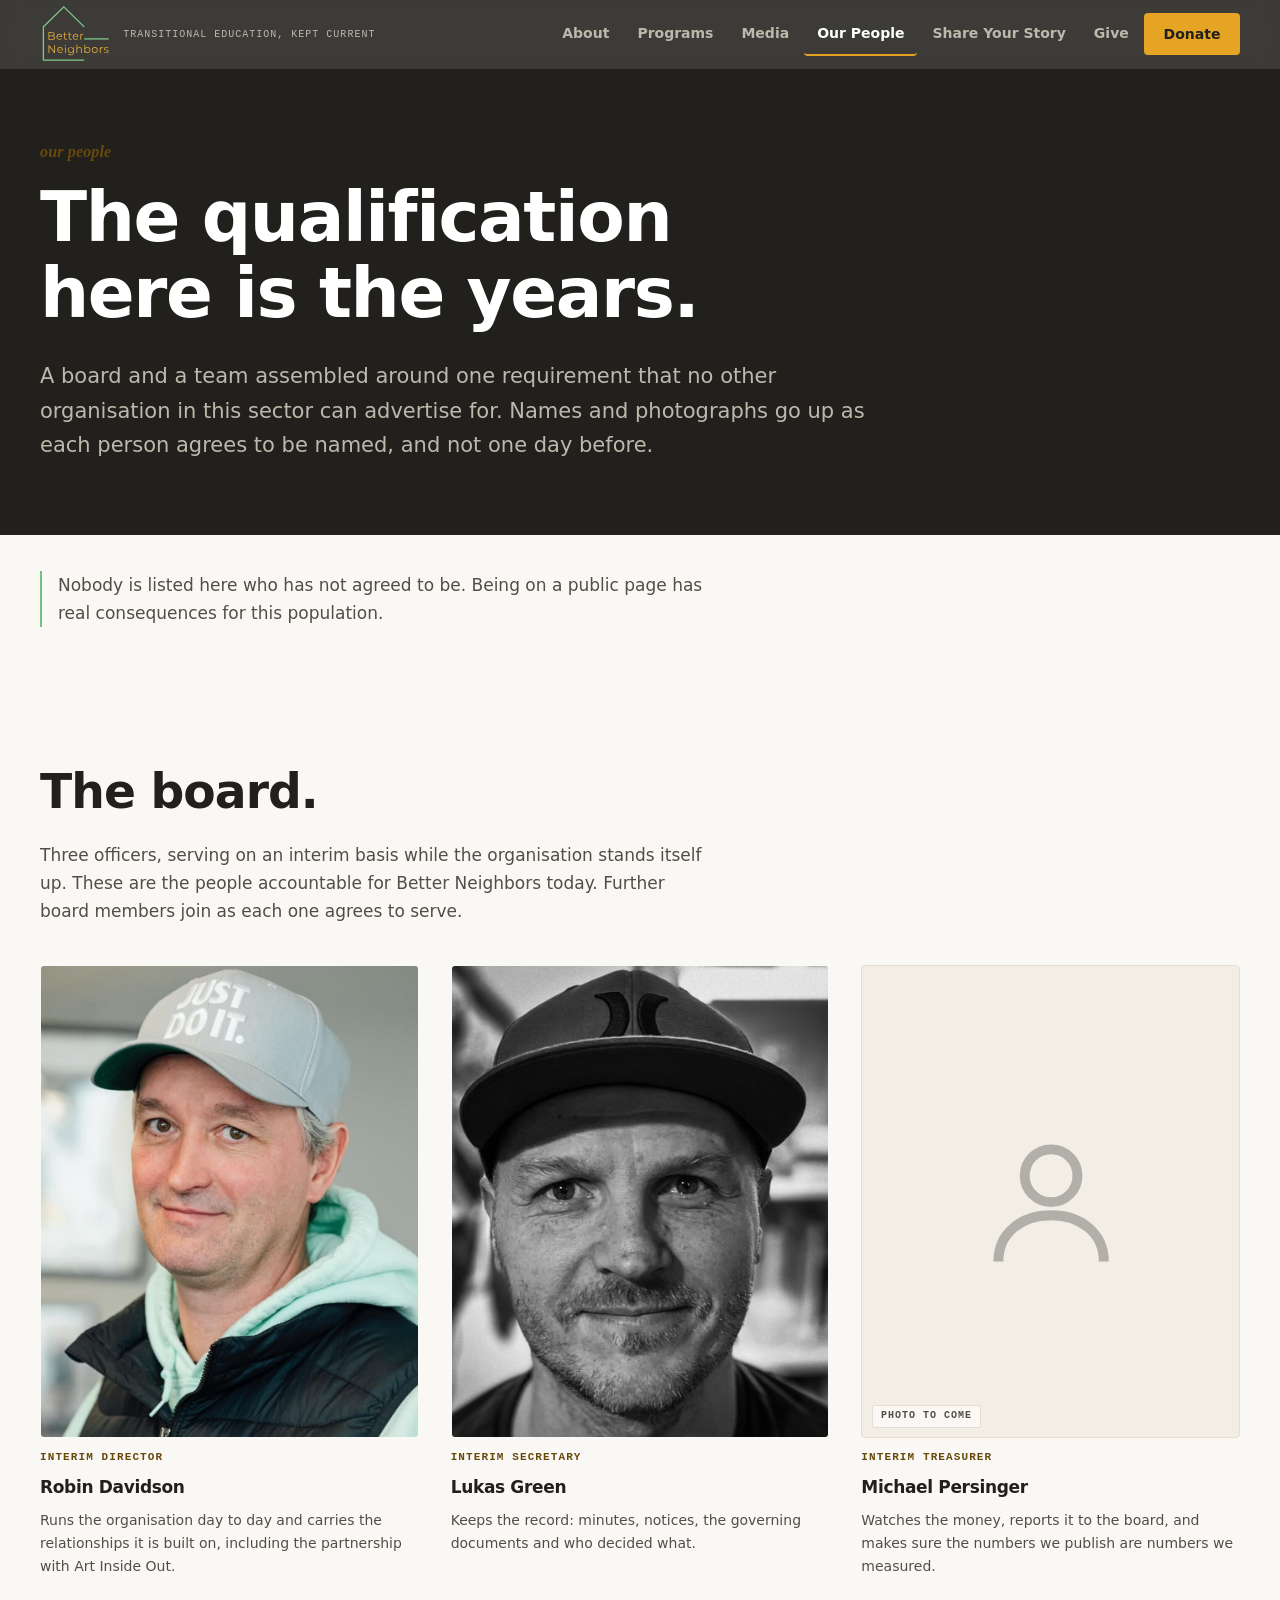
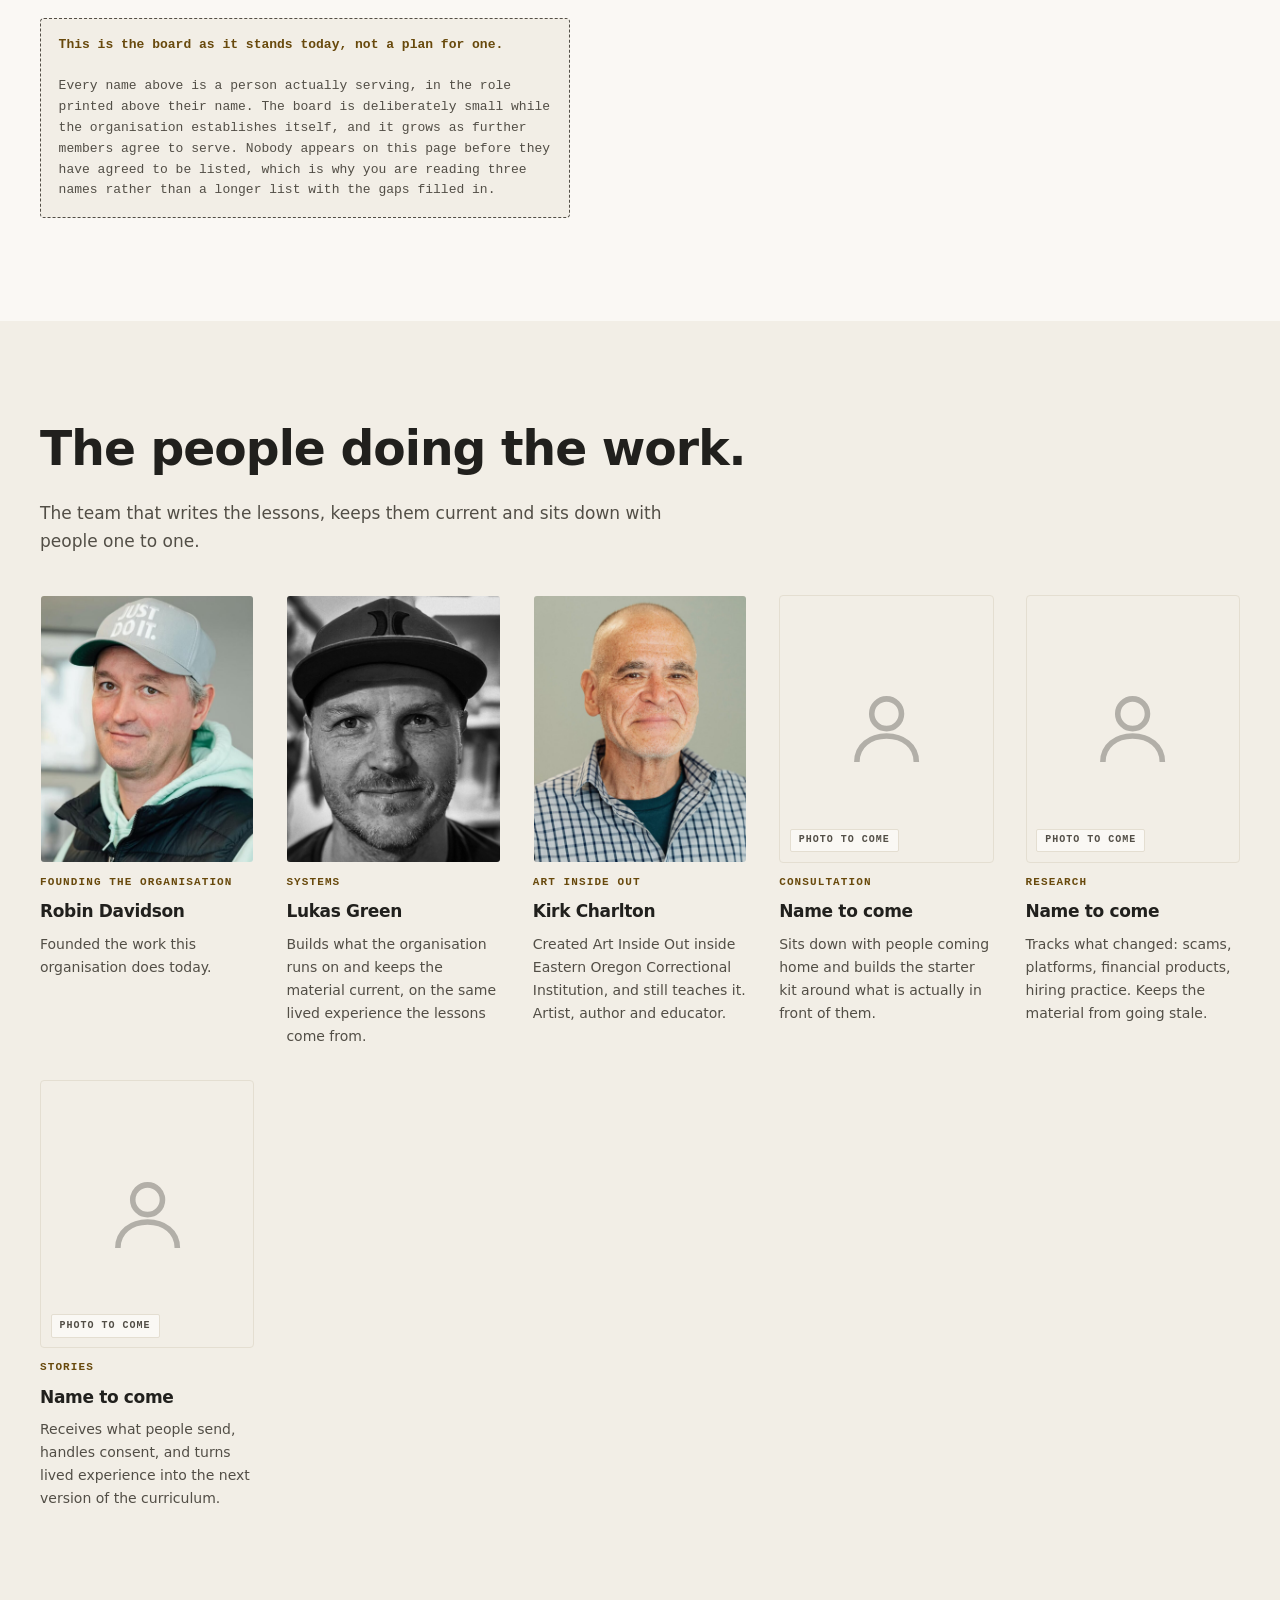
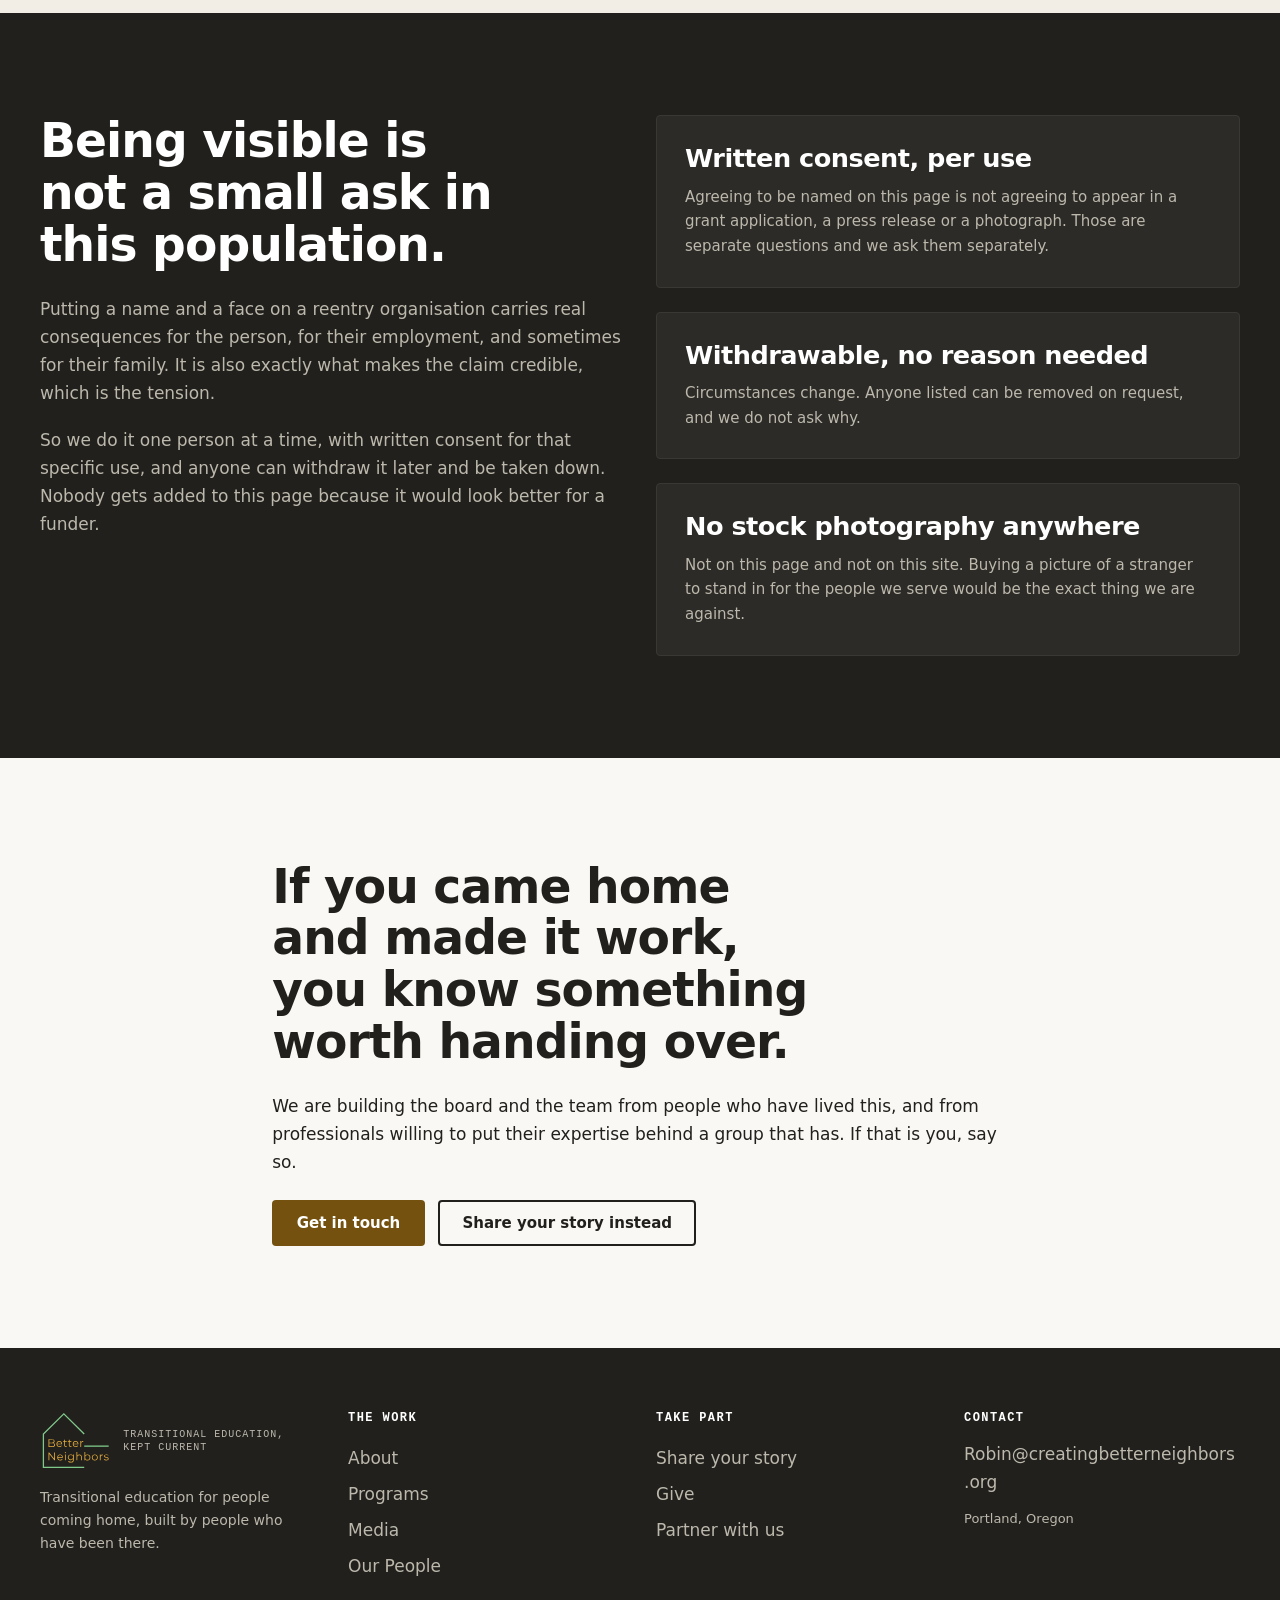
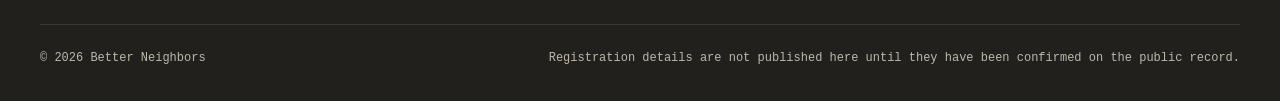
<file: people.html>
<!doctype html>
<html lang="en">
<head>
<meta charset="utf-8">
<meta name="viewport" content="width=device-width, initial-scale=1">
<title>Our People, Better Neighbors</title>
<meta name="description" content="The board and the team behind Better Neighbors. Three interim officers accountable for the organisation today, plus the people delivering the work.">

<!-- LINK PREVIEW, added 2026-09-04. Lukas pasted bneighbors.org into a message
     and got the Art Inside Out logo. Nothing was wrong with the page: with no
     share image declared, a scraper picks the largest raster it can find, and
     the AIO logo was the only one. Every other mark on the site is an SVG,
     which most scrapers skip.

     share-card.png is 1200x630, the size every platform crops to, and it is
     rendered from the real mark on the real ink ground rather than drawn twice.
     Absolute URLs on purpose: a scraper does not resolve relative paths. -->
<meta property="og:type" content="website">
<meta property="og:site_name" content="Better Neighbors">
<meta property="og:title" content="Our People, Better Neighbors">
<meta property="og:description" content="The board and the team. The qualification here is the years.">
<meta property="og:url" content="https://bneighbors.org/people.html">
<meta property="og:image" content="https://bneighbors.org/assets/share-card.png">
<meta property="og:image:width" content="1200">
<meta property="og:image:height" content="630">
<meta property="og:image:alt" content="The Better Neighbors mark: a house outline with the name inside it.">
<meta name="twitter:card" content="summary_large_image">
<meta name="twitter:title" content="Our People, Better Neighbors">
<meta name="twitter:description" content="The board and the team. The qualification here is the years.">
<meta name="twitter:image" content="https://bneighbors.org/assets/share-card.png">
<link rel="icon" type="image/png" sizes="512x512" href="assets/favicon-512.png">
<link rel="apple-touch-icon" href="assets/favicon-512.png">
<link rel="canonical" href="https://bneighbors.org/people.html">
<link rel="stylesheet" href="assets/styles.css">
</head>
<body>

<a class="skip" href="#main">Skip to the main content</a>

<header class="hdr">
  <div class="wrap hdr-in">
    <a class="brand" href="index.html">
      <!-- THE WHOLE MARK, 2026-09-04. Lukas: "The svg logo in the top left is
           not rendered fully." He drew a wordmark, house plus the words, and
           I had put only the house here on the grounds that the name was
           already set in type beside it. From his side that is his logo with
           half of it missing, and he is right.

           The duplicate name in type came out with this change, so the header
           reads as one lockup rather than the name twice. The tagline stays.
           Colours are the measured on-ink pair, 8.19 and 8.24 on this ground. -->
      <svg class="mark" viewBox="0 0 171 135" width="171" height="135"
           role="img" aria-label="Better Neighbors">
        <title>Better Neighbors</title>
        <style>.cls-1{fill:#e8ae3d}.cls-2{fill:none;stroke:#7fc98a;stroke-miterlimit:10;stroke-width:3px}</style>
        <g>
    <path class="cls-1" d="M35.16,76.55c0,3.1-2.29,4.87-6.85,4.87h-8.38v-18.22h7.86c4.06,0,6.4,1.72,6.4,4.69,0,2.08-1.12,3.46-2.79,4.14,2.34.52,3.75,2.06,3.75,4.53ZM21.86,64.78v6.61h5.81c2.92,0,4.61-1.12,4.61-3.31s-1.69-3.31-4.61-3.31h-5.81ZM33.23,76.39c0-2.37-1.74-3.41-4.95-3.41h-6.43v6.85h6.43c3.2,0,4.95-1.04,4.95-3.44Z"/>
    <path class="cls-1" d="M51.82,75.14h-11.45c.21,2.86,2.39,4.76,5.39,4.76,1.67,0,3.15-.6,4.19-1.8l1.04,1.2c-1.22,1.46-3.12,2.24-5.29,2.24-4.27,0-7.18-2.92-7.18-6.98s2.84-6.95,6.69-6.95,6.64,2.84,6.64,6.95c0,.16-.03.36-.03.57ZM40.37,73.76h9.71c-.23-2.68-2.19-4.56-4.87-4.56s-4.61,1.87-4.84,4.56Z"/>
    <path class="cls-1" d="M63.56,80.58c-.73.65-1.82.96-2.89.96-2.58,0-4.01-1.46-4.01-3.98v-8.28h-2.45v-1.56h2.45v-2.99h1.85v2.99h4.17v1.56h-4.17v8.17c0,1.61.83,2.5,2.37,2.5.75,0,1.51-.23,2.03-.7l.65,1.33Z"/>
    <path class="cls-1" d="M74.5,80.58c-.73.65-1.82.96-2.89.96-2.58,0-4.01-1.46-4.01-3.98v-8.28h-2.45v-1.56h2.45v-2.99h1.85v2.99h4.17v1.56h-4.17v8.17c0,1.61.83,2.5,2.37,2.5.75,0,1.51-.23,2.03-.7l.65,1.33Z"/>
    <path class="cls-1" d="M90.01,75.14h-11.45c.21,2.86,2.39,4.76,5.39,4.76,1.67,0,3.15-.6,4.19-1.8l1.04,1.2c-1.22,1.46-3.12,2.24-5.29,2.24-4.27,0-7.18-2.92-7.18-6.98s2.84-6.95,6.69-6.95,6.64,2.84,6.64,6.95c0,.16-.03.36-.03.57ZM78.56,73.76h9.71c-.23-2.68-2.19-4.56-4.87-4.56s-4.61,1.87-4.84,4.56Z"/>
    <path class="cls-1" d="M101.44,67.62v1.8c-.16,0-.31-.03-.44-.03-2.86,0-4.61,1.82-4.61,5.05v6.98h-1.85v-13.69h1.77v2.68c.86-1.82,2.6-2.79,5.13-2.79Z"/>
    <path class="cls-1" d="M35.16,94.31v18.22h-1.59l-11.71-14.79v14.79h-1.93v-18.22h1.59l11.74,14.79v-14.79h1.9Z"/>
    <path class="cls-1" d="M53.67,106.26h-11.45c.21,2.86,2.39,4.76,5.39,4.76,1.67,0,3.15-.6,4.19-1.8l1.04,1.2c-1.22,1.46-3.12,2.24-5.29,2.24-4.27,0-7.18-2.92-7.18-6.98s2.84-6.95,6.69-6.95,6.64,2.84,6.64,6.95c0,.16-.03.36-.03.57ZM42.22,104.88h9.71c-.23-2.68-2.19-4.56-4.87-4.56s-4.61,1.88-4.84,4.56Z"/>
    <path class="cls-1" d="M58.09,94.52c0-.7.6-1.3,1.35-1.3s1.35.57,1.35,1.28c0,.76-.57,1.35-1.35,1.35s-1.35-.6-1.35-1.33ZM58.51,98.84h1.85v13.69h-1.85v-13.69Z"/>
    <path class="cls-1" d="M79.23,98.84v12.03c0,4.71-2.32,6.85-6.85,6.85-2.5,0-4.95-.75-6.38-2.11l.94-1.41c1.3,1.17,3.28,1.88,5.39,1.88,3.46,0,5.05-1.59,5.05-4.97v-1.74c-1.15,1.74-3.1,2.66-5.34,2.66-3.9,0-6.87-2.73-6.87-6.66s2.97-6.61,6.87-6.61c2.29,0,4.27.94,5.42,2.73v-2.63h1.77ZM77.44,105.35c0-2.97-2.19-5-5.21-5s-5.18,2.03-5.18,5,2.16,5.02,5.18,5.02,5.21-2.06,5.21-5.02Z"/>
    <path class="cls-1" d="M98.06,104.59v7.94h-1.85v-7.76c0-2.89-1.51-4.37-4.11-4.37-2.94,0-4.79,1.82-4.79,4.95v7.18h-1.85v-19.32h1.85v8.02c1.01-1.59,2.81-2.5,5.13-2.5,3.33,0,5.62,1.93,5.62,5.86Z"/>
    <path class="cls-1" d="M118,105.68c0,4.14-2.92,6.98-6.82,6.98-2.26,0-4.17-.99-5.28-2.84v2.71h-1.77v-19.32h1.85v8.23c1.14-1.77,3.02-2.71,5.21-2.71,3.9,0,6.82,2.81,6.82,6.95ZM116.15,105.68c0-3.2-2.21-5.34-5.1-5.34s-5.1,2.13-5.1,5.34,2.19,5.34,5.1,5.34,5.1-2.13,5.1-5.34Z"/>
    <path class="cls-1" d="M121.43,105.68c0-4.06,2.97-6.95,6.98-6.95s6.95,2.89,6.95,6.95-2.94,6.98-6.95,6.98-6.98-2.92-6.98-6.98ZM133.49,105.68c0-3.2-2.16-5.34-5.08-5.34s-5.1,2.13-5.1,5.34,2.19,5.34,5.1,5.34,5.08-2.13,5.08-5.34Z"/>
    <path class="cls-1" d="M147.08,98.73v1.8c-.16,0-.31-.03-.44-.03-2.86,0-4.61,1.82-4.61,5.05v6.98h-1.85v-13.69h1.77v2.68c.86-1.82,2.6-2.79,5.13-2.79Z"/>
    <path class="cls-1" d="M149.65,110.97l.83-1.46c1.09.86,2.94,1.54,4.87,1.54,2.6,0,3.67-.88,3.67-2.24,0-3.57-8.88-.75-8.88-6.17,0-2.24,1.93-3.91,5.41-3.91,1.77,0,3.7.5,4.84,1.28l-.81,1.48c-1.2-.83-2.63-1.17-4.04-1.17-2.47,0-3.57.96-3.57,2.27,0,3.7,8.88.91,8.88,6.17,0,2.37-2.08,3.91-5.65,3.91-2.26,0-4.45-.73-5.57-1.69Z"/>
  </g>
  <polyline class="cls-2" points="103.57 51.22 55.77 4.22 7.96 51.22 7.96 128.99 103.57 128.99"/>
  <line class="cls-2" x1="103.57" y1="79.46" x2="160.87" y2="79.46"/>
      </svg>
      <span class="brand-txt"><span>Transitional education, kept current</span></span>
    </a>
    <button class="burger" type="button" aria-expanded="false" aria-controls="nav">
      <span class="sr">Menu</span>
      <svg viewBox="0 0 24 24" fill="none" stroke="currentColor" stroke-width="2" aria-hidden="true"><path d="M3 6h18M3 12h18M3 18h18"/></svg>
    </button>
    <nav class="nav" id="nav" aria-label="Main">
      <a href="about.html">About</a>
      <a href="programs.html">Programs</a>
      <a href="media.html">Media</a>
      <a href="people.html">Our People</a>
      <a href="contribute.html">Share Your Story</a>
      <a href="give.html">Give</a>
      <a class="btn btn-primary" href="give.html#ways">Donate</a>
    </nav>
  </div>
</header>

<main id="main">

  <section class="hero" style="padding-block:clamp(2.5rem,6vw,4.5rem)">
    <div class="wrap">
      <div class="hero-in">
        <p class="eyebrow">Our people</p>
        <h1>The qualification here is the years.</h1>
        <p class="hero-sub">
          A board and a team assembled around one requirement that no other organisation in
          this sector can advertise for. Names and photographs go up as each person agrees
          to be named, and not one day before.
        </p>
      </div>
    </div>
  </section>

  <!-- The promise this page makes, in plain text. It used to be a full
       bleed orange bar of small type; Lukas asked for those to go. -->
  <div class="pledge">
    <!-- Said "without their written consent" until 2026-08-18. The consent record
         records Lukas relaying "Kirk, Robin and I all give consent" and says of
         itself that it is a report of consent rather than a signature. Three
         faces are on this page and no signature exists for any of them, so the
         page was promising a document nobody holds. Reworded to what is true.
         If signatures are collected later, the stronger wording can come back. -->
    <div class="wrap"><p>Nobody is listed here who has not agreed to be. Being on a public page has real consequences for this population.</p></div>
  </div>

  <!-- ================================================= the board ======== -->
  <section class="band">
    <div class="wrap">
      <div class="reveal" style="max-width:52rem">
        <h2>The board.</h2>
        <p class="muted">
          Three officers, serving on an interim basis while the organisation stands
          itself up. These are the people accountable for Better Neighbors today.
          Further board members join as each one agrees to serve.
        </p>
      </div>

      <div class="grid g3 reveal" style="margin-top:2.5rem">

        <div class="person">
          <div class="portrait has-photo">
            <img src="assets/photos/robin-davidson.jpg" alt="Robin Davidson" width="900" height="1125" loading="lazy" decoding="async">
            <svg viewBox="0 0 24 24" fill="none" stroke="currentColor" stroke-width="1.5" aria-hidden="true"><circle cx="12" cy="8" r="4"/><path d="M4 21c0-4.4 3.6-7 8-7s8 2.6 8 7"/></svg>
          </div>
          <span class="role">Interim Director</span>
          <h3>Robin Davidson</h3>
          <p>Runs the organisation day to day and carries the relationships it is built on, including the partnership with Art Inside Out.</p>
        </div>

        <div class="person">
          <div class="portrait has-photo">
            <img src="assets/photos/lukas-green.jpg" alt="Lukas Green" width="900" height="1125" loading="lazy" decoding="async">
            <svg viewBox="0 0 24 24" fill="none" stroke="currentColor" stroke-width="1.5" aria-hidden="true"><circle cx="12" cy="8" r="4"/><path d="M4 21c0-4.4 3.6-7 8-7s8 2.6 8 7"/></svg>
          </div>
          <span class="role">Interim Secretary</span>
          <h3>Lukas Green</h3>
          <p>Keeps the record: minutes, notices, the governing documents and who decided what.</p>
        </div>

        <div class="person">
          <div class="portrait">
            <svg viewBox="0 0 24 24" fill="none" stroke="currentColor" stroke-width="1.5" aria-hidden="true"><circle cx="12" cy="8" r="4"/><path d="M4 21c0-4.4 3.6-7 8-7s8 2.6 8 7"/></svg>
          </div>
          <span class="role">Interim Treasurer</span>
          <h3>Michael Persinger</h3>
          <p>Watches the money, reports it to the board, and makes sure the numbers we publish are numbers we measured.</p>
        </div>

      </div>

      <p class="note reveal" style="margin-top:2.5rem">
        <b>This is the board as it stands today, not a plan for one.</b><br><br>
        Every name above is a person actually serving, in the role printed above their
        name. The board is deliberately small while the organisation establishes itself,
        and it grows as further members agree to serve. Nobody appears on this page
        before they have agreed to be listed, which is why you are reading three names
        rather than a longer list with the gaps filled in.
      </p>
    </div>
  </section>

  <!-- ================================================= the team ========= -->
  <section class="band band-paper-2">
    <div class="wrap">
      <div class="reveal" style="max-width:52rem">
        <h2>The people doing the work.</h2>
        <p class="muted">
          The team that writes the lessons, keeps them current and sits down with people
          one to one.
        </p>
      </div>

      <!-- THREE NAMED SEATS, and the reason each one is named.
           Lukas cleared himself, Kirk and Robin on 2026-08-17 and supplied all
           three headshots himself later the same day. Every other seat below is
           a placeholder and keeps the badge until a real person says yes to it.
           The consent record is kept in the private workspace, not here.

           THE ROLE LINES ARE NOT TITLES. Nobody's job title has been agreed, so
           these describe what each person does rather than appointing them to
           anything. Do not turn one of these into an officer title without the
           person saying yes to it first. -->
      <!-- ORDER SET BY LUKAS, 2026-09-04: "Move Kirk to the right of me, and
           shift Robin and i over. So it'll be Robin, Lukas, Kirk."
           Robin first, Lukas second, Kirk third. Do not re-sort this. -->
      <div class="grid g4 reveal" style="margin-top:2.5rem">
        <div class="person">
          <div class="portrait has-photo">
            <img src="assets/photos/robin-davidson.jpg" alt="Robin Davidson" width="900" height="1125" loading="lazy" decoding="async">
            <svg viewBox="0 0 24 24" fill="none" stroke="currentColor" stroke-width="1.5" aria-hidden="true"><circle cx="12" cy="8" r="4"/><path d="M4 21c0-4.4 3.6-7 8-7s8 2.6 8 7"/></svg>
          </div>
          <span class="role">Founding the organisation</span>
          <h3>Robin Davidson</h3>
          <!-- Said "filed the paperwork that made Next Reentry an organisation"
               until 2026-08-18. That Robin filed is on the record (Lukas's own
               instruction, 2026-08-15). That the filing is COMPLETE and the
               entity exists under a confirmed name is not: nobody has opened the
               filing, and the registered name is still a blank in every contract.
               The footer on all six pages promises no registration detail until
               it is confirmed, and this one bio was breaking that promise.

               THE FILING CLAUSE IS GONE ENTIRELY, 2026-09-03. The paperwork Robin
               filed was Next Reentry's, and Next Reentry is paused. The 501(c)(3)
               for Better Neighbors has NOT been filed. So a line saying he filed
               the paperwork behind Better Neighbors would be a claim about a
               filing that does not exist, on a public page, about a named living
               person. It was cut rather than reworded. It comes back when there
               is a filing to point at. -->
          <p>Founded the work this organisation does today.</p>
        </div>
        <div class="person">
          <div class="portrait has-photo">
            <img src="assets/photos/lukas-green.jpg" alt="Lukas Green" width="900" height="1125" loading="lazy" decoding="async">
            <svg viewBox="0 0 24 24" fill="none" stroke="currentColor" stroke-width="1.5" aria-hidden="true"><circle cx="12" cy="8" r="4"/><path d="M4 21c0-4.4 3.6-7 8-7s8 2.6 8 7"/></svg>
          </div>
          <span class="role">Systems</span>
          <h3>Lukas Green</h3>
          <p>Builds what the organisation runs on and keeps the material current, on the same lived experience the lessons come from.</p>
        </div>
        <div class="person">
          <div class="portrait has-photo">
            <img src="assets/photos/kirk-charlton.jpg" alt="Kirk Charlton" width="900" height="1125" loading="lazy" decoding="async">
            <svg viewBox="0 0 24 24" fill="none" stroke="currentColor" stroke-width="1.5" aria-hidden="true"><circle cx="12" cy="8" r="4"/><path d="M4 21c0-4.4 3.6-7 8-7s8 2.6 8 7"/></svg>
          </div>
          <span class="role">Art Inside Out</span>
          <h3>Kirk Charlton</h3>
          <p>Created Art Inside Out inside Eastern Oregon Correctional Institution, and still teaches it. Artist, author and educator.</p>
        </div>
        <div class="person">
          <div class="portrait">
            <svg viewBox="0 0 24 24" fill="none" stroke="currentColor" stroke-width="1.5" aria-hidden="true"><circle cx="12" cy="8" r="4"/><path d="M4 21c0-4.4 3.6-7 8-7s8 2.6 8 7"/></svg>
          </div>
          <span class="role">Consultation</span>
          <h3>Name to come</h3>
          <p>Sits down with people coming home and builds the starter kit around what is actually in front of them.</p>
        </div>
        <div class="person">
          <div class="portrait">
            <svg viewBox="0 0 24 24" fill="none" stroke="currentColor" stroke-width="1.5" aria-hidden="true"><circle cx="12" cy="8" r="4"/><path d="M4 21c0-4.4 3.6-7 8-7s8 2.6 8 7"/></svg>
          </div>
          <span class="role">Research</span>
          <h3>Name to come</h3>
          <p>Tracks what changed: scams, platforms, financial products, hiring practice. Keeps the material from going stale.</p>
        </div>
        <div class="person">
          <div class="portrait">
            <svg viewBox="0 0 24 24" fill="none" stroke="currentColor" stroke-width="1.5" aria-hidden="true"><circle cx="12" cy="8" r="4"/><path d="M4 21c0-4.4 3.6-7 8-7s8 2.6 8 7"/></svg>
          </div>
          <span class="role">Stories</span>
          <h3>Name to come</h3>
          <p>Receives what people send, handles consent, and turns lived experience into the next version of the curriculum.</p>
        </div>
      </div>
    </div>
  </section>

  <!-- ============================================== why no photos ======= -->
  <section class="band band-ink">
    <div class="wrap">
      <div class="grid g2" style="align-items:start">
        <div class="reveal">
          <h2>Being visible is not a small ask in this population.</h2>
          <p class="muted">
            Putting a name and a face on a reentry organisation carries real consequences
            for the person, for their employment, and sometimes for their family. It is
            also exactly what makes the claim credible, which is the tension.
          </p>
          <p class="muted">
            So we do it one person at a time, with written consent for that specific use,
            and anyone can withdraw it later and be taken down. Nobody gets added to this
            page because it would look better for a funder.
          </p>
        </div>
        <div class="stack reveal">
          <div class="card">
            <h3>Written consent, per use</h3>
            <p>Agreeing to be named on this page is not agreeing to appear in a grant application, a press release or a photograph. Those are separate questions and we ask them separately.</p>
          </div>
          <div class="card">
            <h3>Withdrawable, no reason needed</h3>
            <p>Circumstances change. Anyone listed can be removed on request, and we do not ask why.</p>
          </div>
          <div class="card">
            <h3>No stock photography anywhere</h3>
            <p>Not on this page and not on this site. Buying a picture of a stranger to stand in for the people we serve would be the exact thing we are against.</p>
          </div>
        </div>
      </div>
    </div>
  </section>

  <!-- ================================================= join ============= -->
  <section class="band band-centred">
    <div class="wrap">
      <div class="read reveal">
        <h2>If you came home and made it work, you know something worth handing over.</h2>
        <p>
          We are building the board and the team from people who have lived this, and
          from professionals willing to put their expertise behind a group that has. If
          that is you, say so.
        </p>
        <p style="margin-top:1.5rem">
          <a class="btn btn-primary" href="mailto:Robin@creatingbetterneighbors.org">Get in touch</a>
          <a class="btn btn-ghost" href="contribute.html" style="margin-left:0.5rem">Share your story instead</a>
        </p>
      </div>
    </div>
  </section>

</main>

<footer class="ftr">
  <div class="wrap">
    <div class="ftr-grid">
      <div>
        <a class="brand" href="index.html" style="margin-bottom:1rem">
          <!-- The whole mark here too, same reason as the header. The .brand rule
               sizes to the wordmark box, so the house-only icon would be
               stretched wide in this slot. -->
          <img src="assets/bn-logo-on-ink.svg" alt="Better Neighbors" width="171" height="135">
          <span class="brand-txt"><span>Transitional education, kept current</span></span>
        </a>
        <p style="font-size:0.875rem">Transitional education for people coming home, built by people who have been there.</p>
      </div>
      <div>
        <h4>The work</h4>
        <ul>
          <li><a href="about.html">About</a></li>
          <li><a href="programs.html">Programs</a></li>
          <li><a href="media.html">Media</a></li>
          <li><a href="people.html">Our People</a></li>
        </ul>
      </div>
      <div>
        <h4>Take part</h4>
        <ul>
          <li><a href="contribute.html">Share your story</a></li>
          <li><a href="give.html">Give</a></li>
          <li><a href="about.html#partners">Partner with us</a></li>
        </ul>
      </div>
      <div>
        <h4>Contact</h4>
        <ul>
          <li><a href="mailto:Robin@creatingbetterneighbors.org">Robin@creatingbetterneighbors.org</a></li>
        </ul>
        <p style="font-size:0.8125rem;margin-top:0.75rem">Portland, Oregon</p>
      </div>
    </div>
    <div class="ftr-btm">
      <span>&copy; 2026 Better Neighbors</span>
      <span>Registration details are not published here until they have been confirmed on the public record.</span>
    </div>
  </div>
</footer>

<script src="assets/site.js"></script>
</body>
</html>
</file>
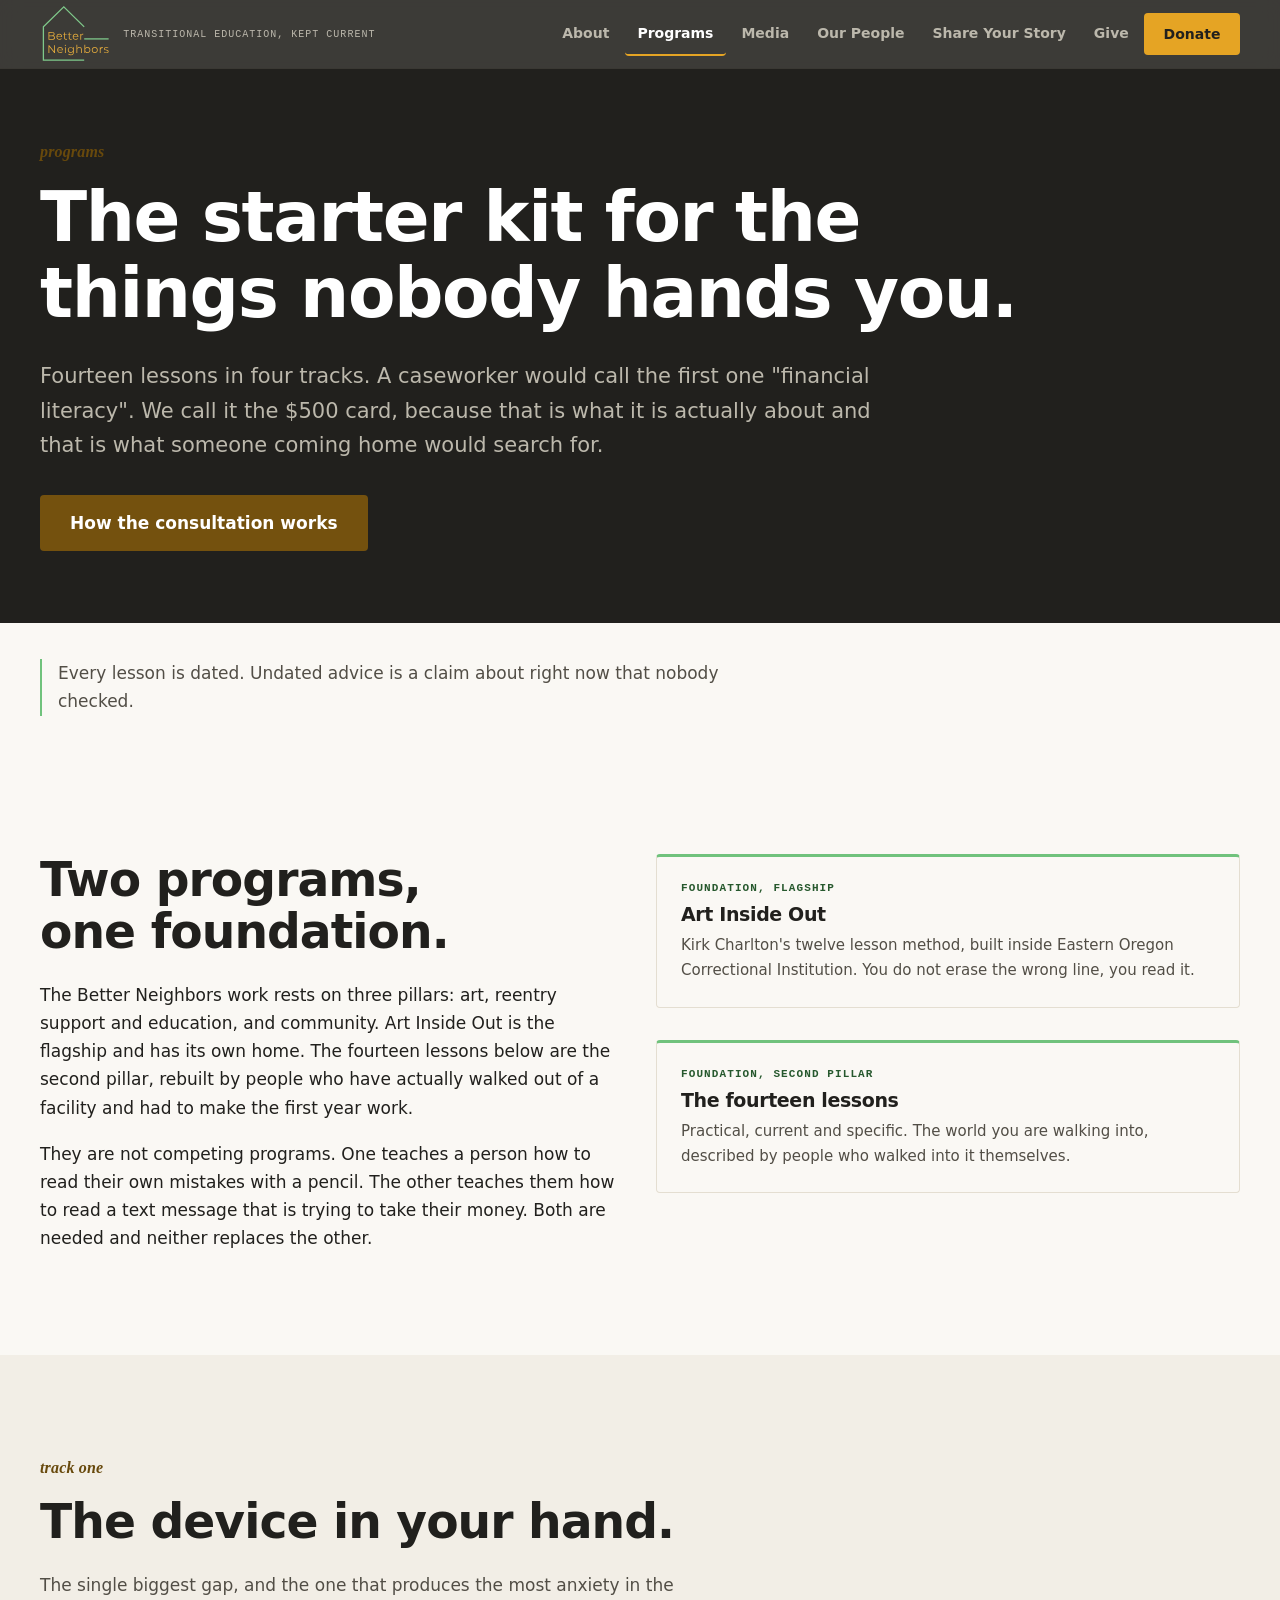
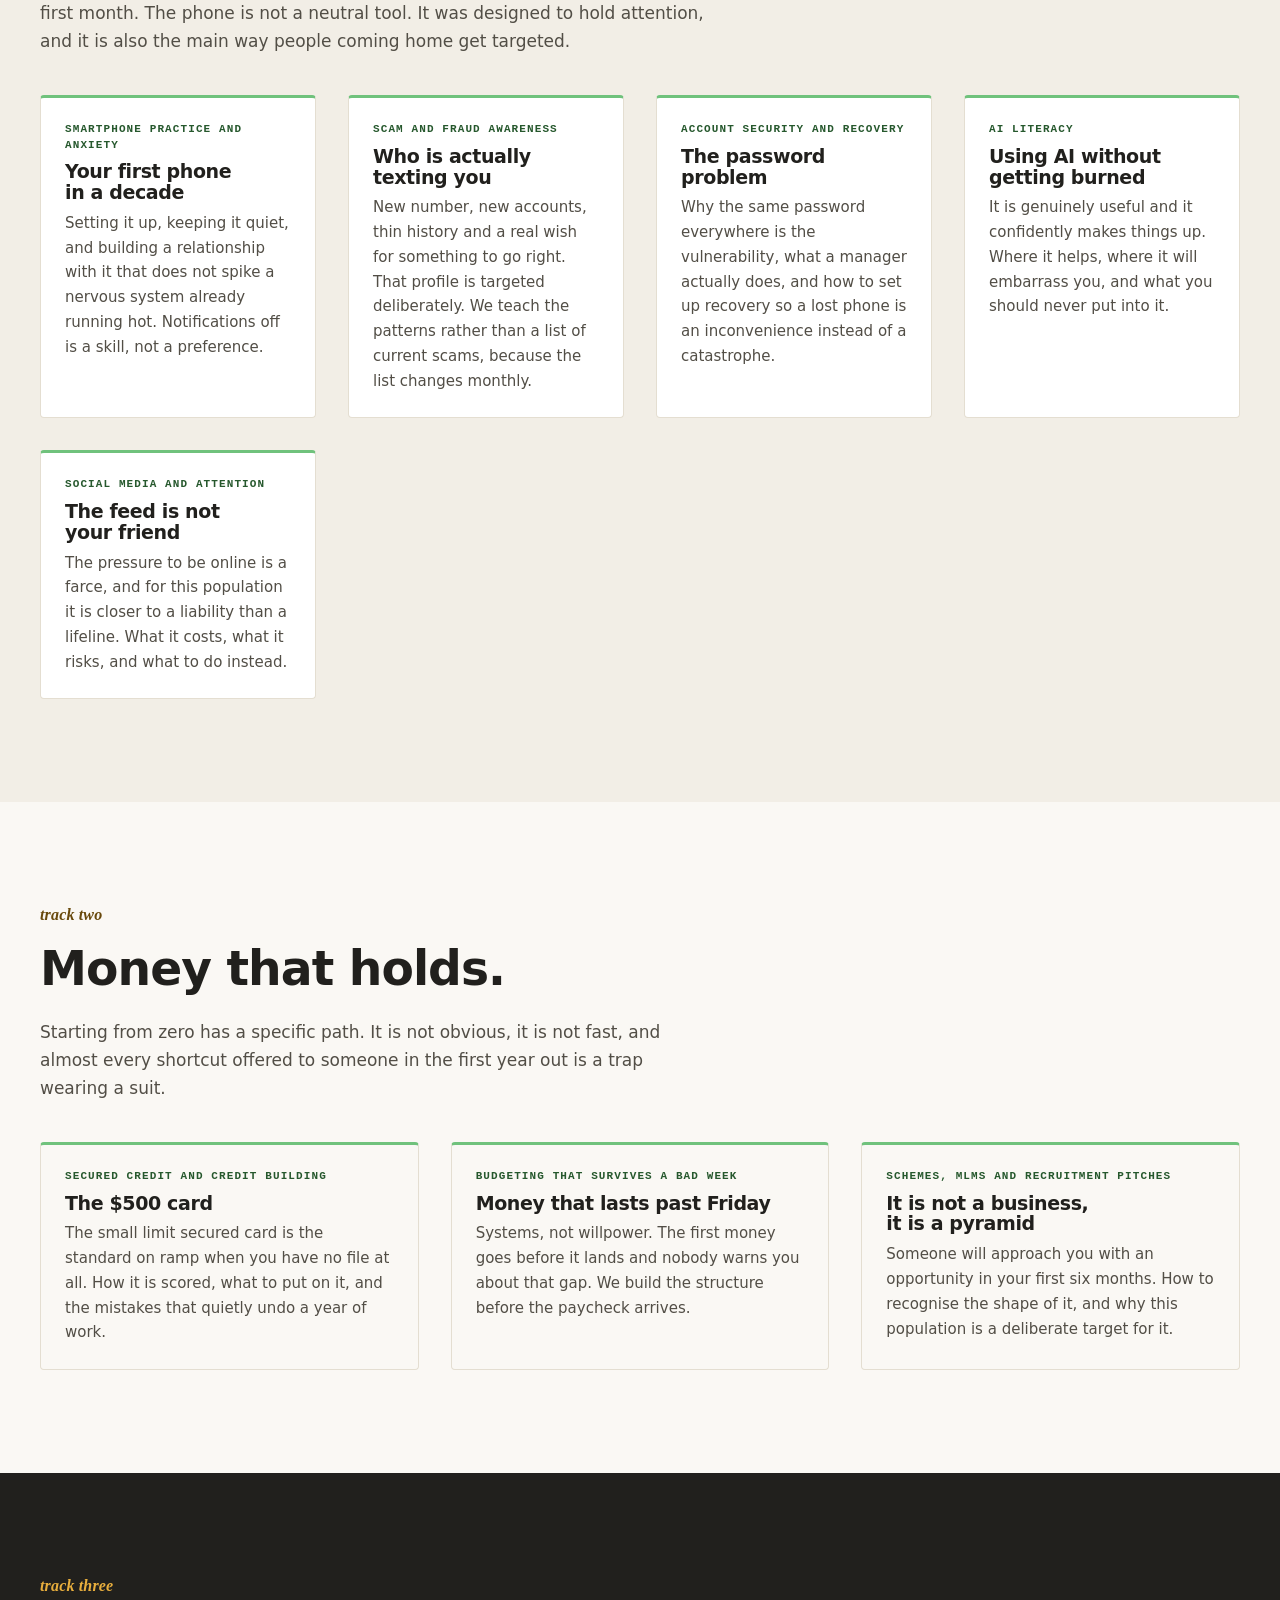
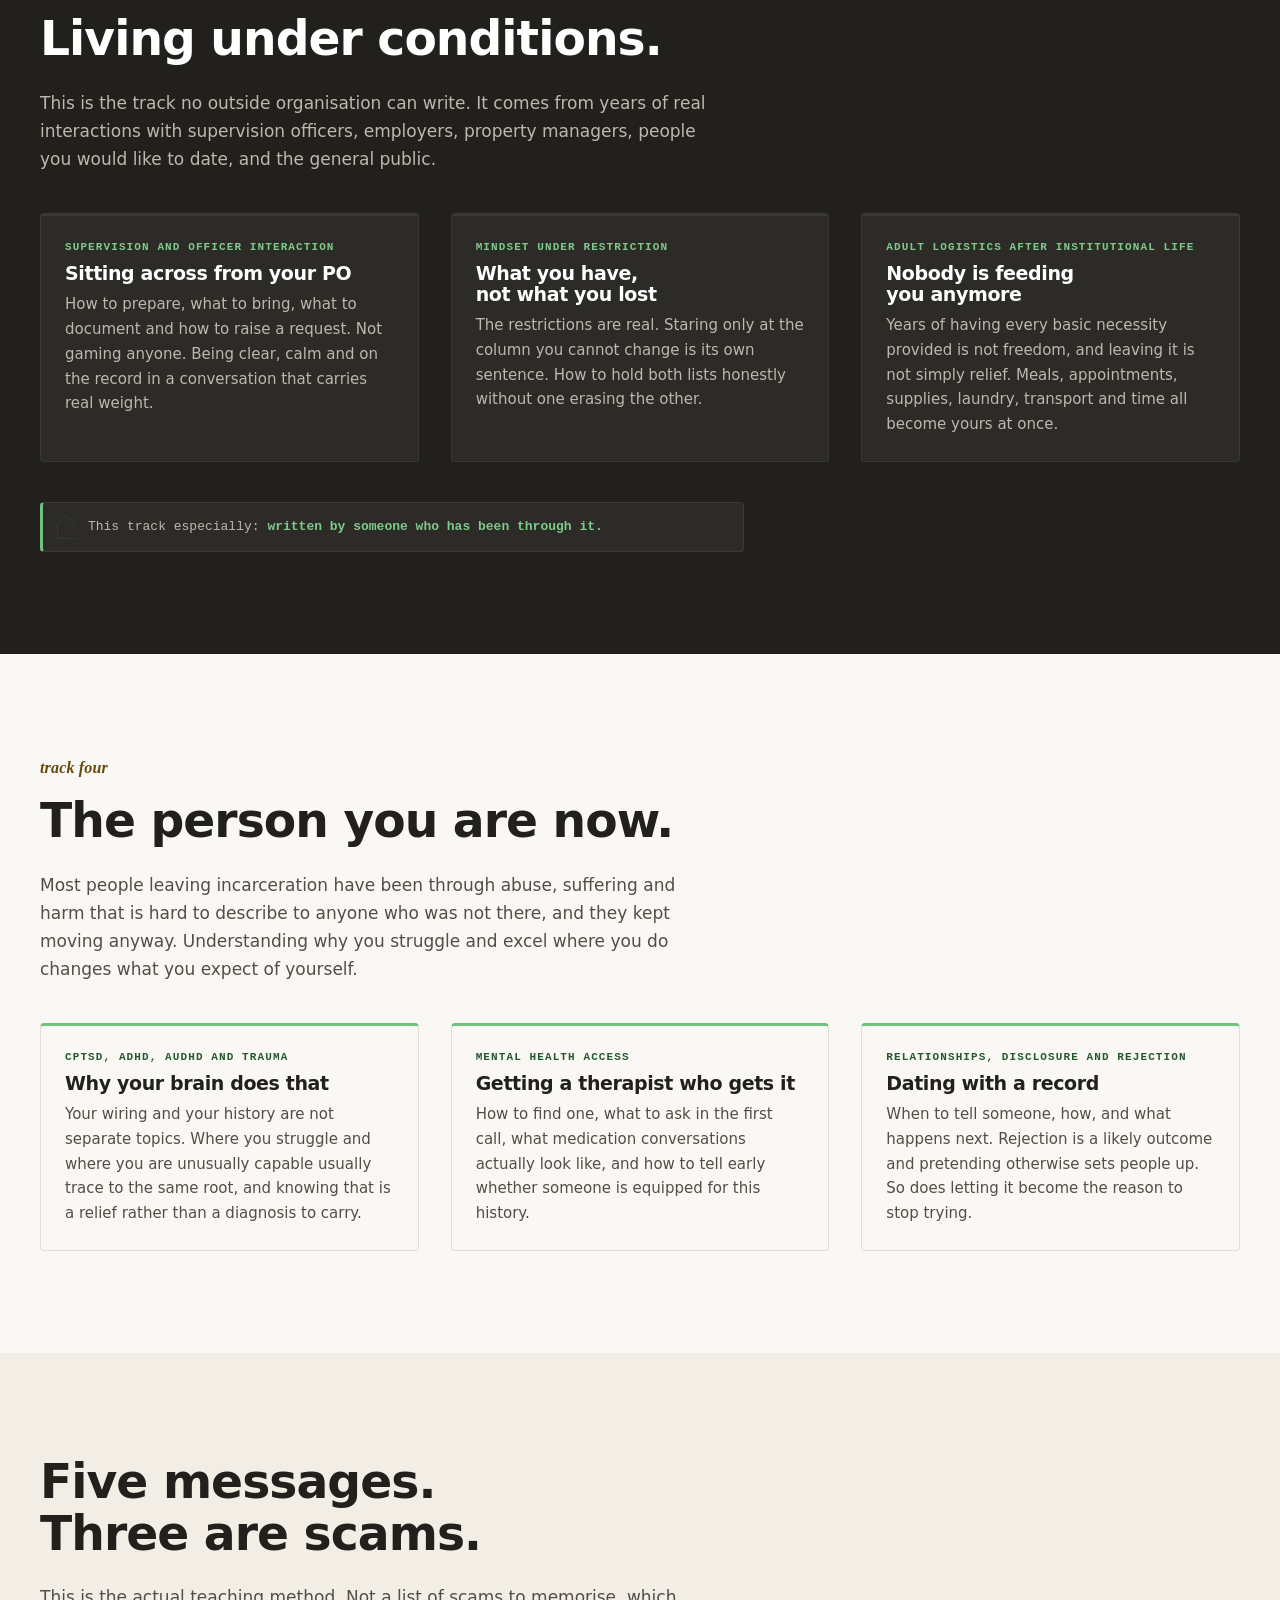
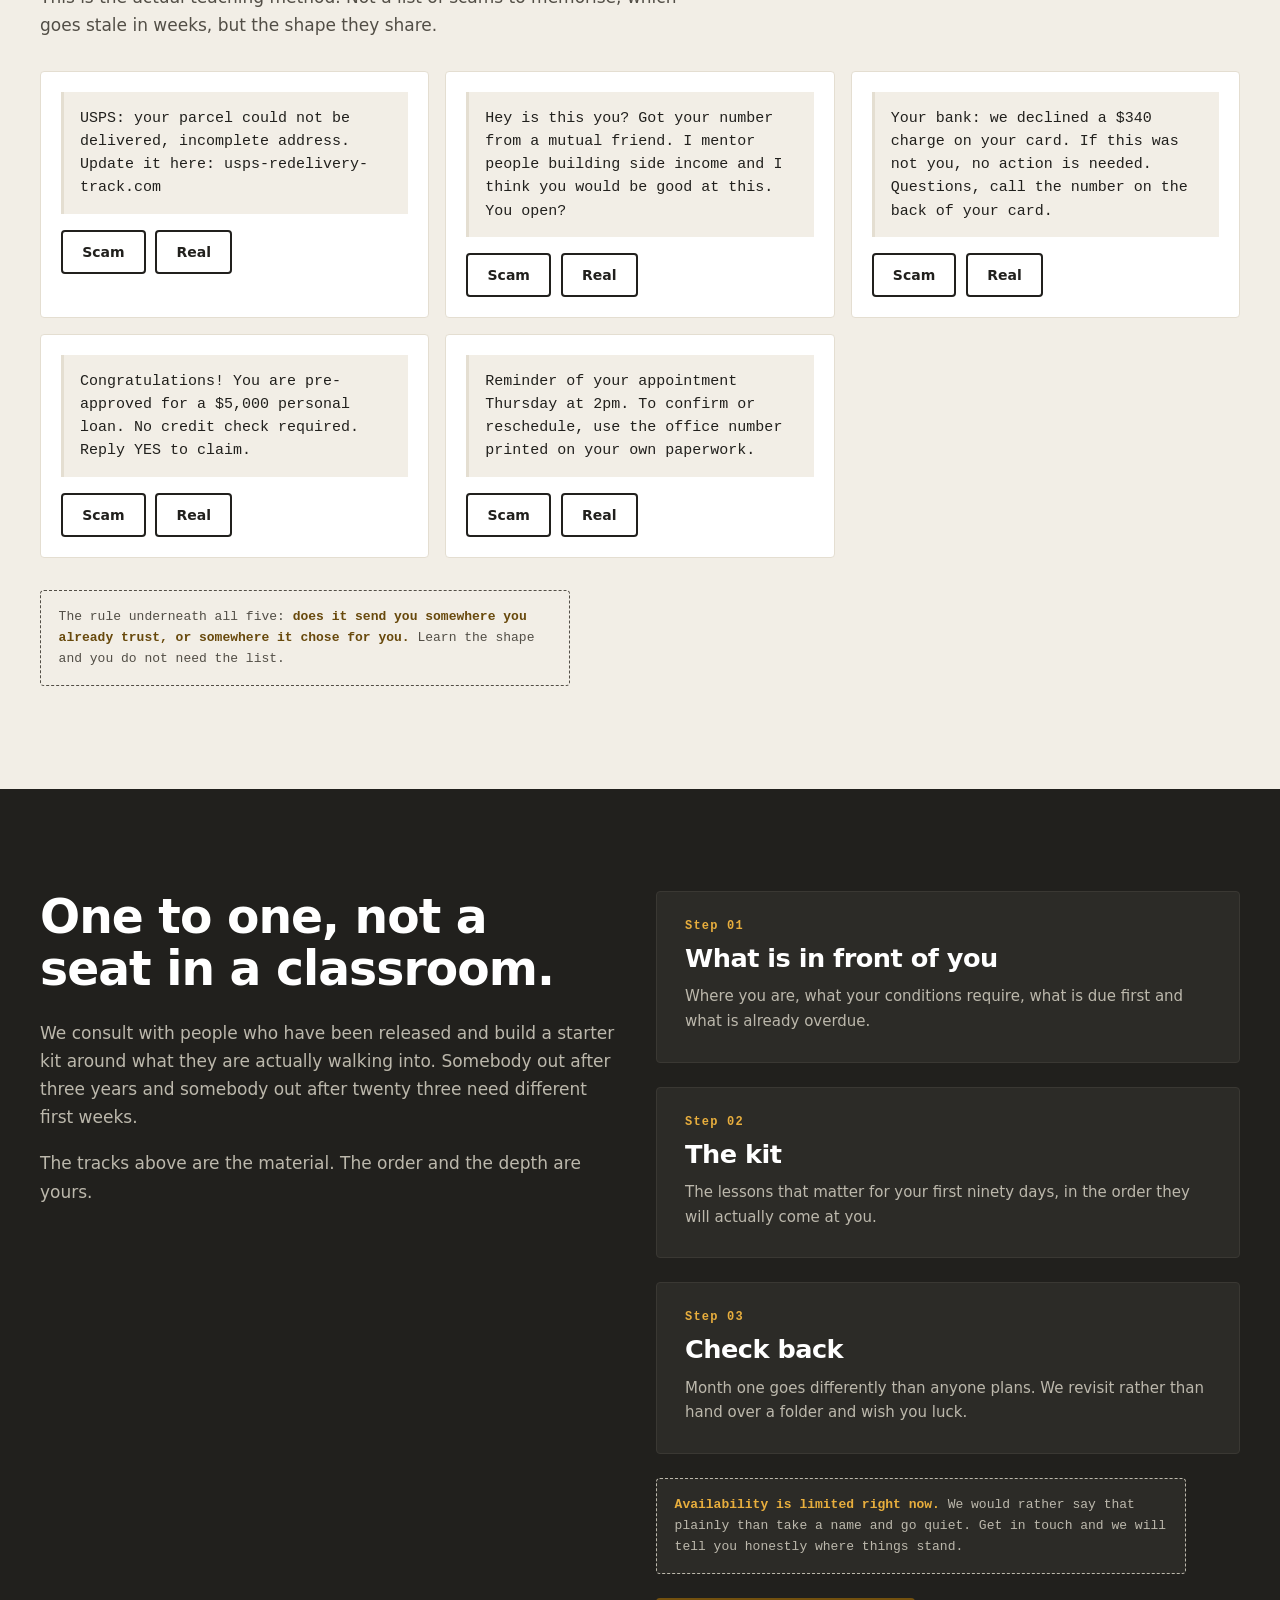
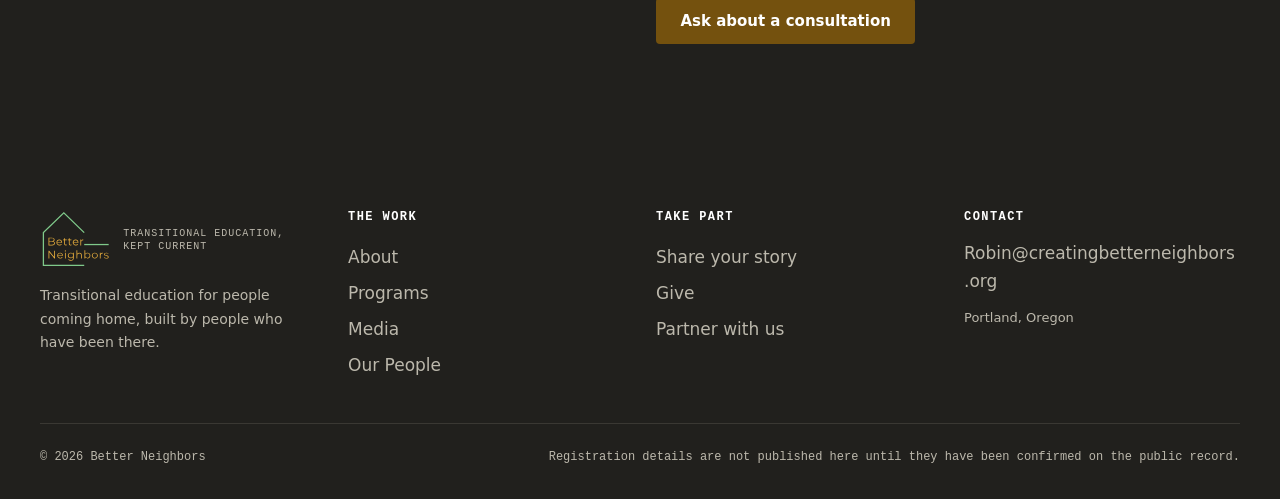
<file: programs.html>
<!doctype html>
<html lang="en">
<head>
<meta charset="utf-8">
<meta name="viewport" content="width=device-width, initial-scale=1">
<title>Programs, Better Neighbors</title>
<meta name="description" content="The starter kit for coming home: the device in your hand, money that holds, living under conditions, and the person you are now. Fourteen lessons, written by people who did the time.">

<!-- LINK PREVIEW, added 2026-09-04. Lukas pasted bneighbors.org into a message
     and got the Art Inside Out logo. Nothing was wrong with the page: with no
     share image declared, a scraper picks the largest raster it can find, and
     the AIO logo was the only one. Every other mark on the site is an SVG,
     which most scrapers skip.

     share-card.png is 1200x630, the size every platform crops to, and it is
     rendered from the real mark on the real ink ground rather than drawn twice.
     Absolute URLs on purpose: a scraper does not resolve relative paths. -->
<meta property="og:type" content="website">
<meta property="og:site_name" content="Better Neighbors">
<meta property="og:title" content="Programs, Better Neighbors">
<meta property="og:description" content="What we teach, and the five rooms that decide how the first year goes.">
<meta property="og:url" content="https://bneighbors.org/programs.html">
<meta property="og:image" content="https://bneighbors.org/assets/share-card.png">
<meta property="og:image:width" content="1200">
<meta property="og:image:height" content="630">
<meta property="og:image:alt" content="The Better Neighbors mark: a house outline with the name inside it.">
<meta name="twitter:card" content="summary_large_image">
<meta name="twitter:title" content="Programs, Better Neighbors">
<meta name="twitter:description" content="What we teach, and the five rooms that decide how the first year goes.">
<meta name="twitter:image" content="https://bneighbors.org/assets/share-card.png">
<link rel="icon" type="image/png" sizes="512x512" href="assets/favicon-512.png">
<link rel="apple-touch-icon" href="assets/favicon-512.png">
<link rel="canonical" href="https://bneighbors.org/programs.html">
<link rel="stylesheet" href="assets/styles.css">
</head>
<body>

<a class="skip" href="#main">Skip to the main content</a>

<header class="hdr">
  <div class="wrap hdr-in">
    <a class="brand" href="index.html">
      <!-- THE WHOLE MARK, 2026-09-04. Lukas: "The svg logo in the top left is
           not rendered fully." He drew a wordmark, house plus the words, and
           I had put only the house here on the grounds that the name was
           already set in type beside it. From his side that is his logo with
           half of it missing, and he is right.

           The duplicate name in type came out with this change, so the header
           reads as one lockup rather than the name twice. The tagline stays.
           Colours are the measured on-ink pair, 8.19 and 8.24 on this ground. -->
      <svg class="mark" viewBox="0 0 171 135" width="171" height="135"
           role="img" aria-label="Better Neighbors">
        <title>Better Neighbors</title>
        <style>.cls-1{fill:#e8ae3d}.cls-2{fill:none;stroke:#7fc98a;stroke-miterlimit:10;stroke-width:3px}</style>
        <g>
    <path class="cls-1" d="M35.16,76.55c0,3.1-2.29,4.87-6.85,4.87h-8.38v-18.22h7.86c4.06,0,6.4,1.72,6.4,4.69,0,2.08-1.12,3.46-2.79,4.14,2.34.52,3.75,2.06,3.75,4.53ZM21.86,64.78v6.61h5.81c2.92,0,4.61-1.12,4.61-3.31s-1.69-3.31-4.61-3.31h-5.81ZM33.23,76.39c0-2.37-1.74-3.41-4.95-3.41h-6.43v6.85h6.43c3.2,0,4.95-1.04,4.95-3.44Z"/>
    <path class="cls-1" d="M51.82,75.14h-11.45c.21,2.86,2.39,4.76,5.39,4.76,1.67,0,3.15-.6,4.19-1.8l1.04,1.2c-1.22,1.46-3.12,2.24-5.29,2.24-4.27,0-7.18-2.92-7.18-6.98s2.84-6.95,6.69-6.95,6.64,2.84,6.64,6.95c0,.16-.03.36-.03.57ZM40.37,73.76h9.71c-.23-2.68-2.19-4.56-4.87-4.56s-4.61,1.87-4.84,4.56Z"/>
    <path class="cls-1" d="M63.56,80.58c-.73.65-1.82.96-2.89.96-2.58,0-4.01-1.46-4.01-3.98v-8.28h-2.45v-1.56h2.45v-2.99h1.85v2.99h4.17v1.56h-4.17v8.17c0,1.61.83,2.5,2.37,2.5.75,0,1.51-.23,2.03-.7l.65,1.33Z"/>
    <path class="cls-1" d="M74.5,80.58c-.73.65-1.82.96-2.89.96-2.58,0-4.01-1.46-4.01-3.98v-8.28h-2.45v-1.56h2.45v-2.99h1.85v2.99h4.17v1.56h-4.17v8.17c0,1.61.83,2.5,2.37,2.5.75,0,1.51-.23,2.03-.7l.65,1.33Z"/>
    <path class="cls-1" d="M90.01,75.14h-11.45c.21,2.86,2.39,4.76,5.39,4.76,1.67,0,3.15-.6,4.19-1.8l1.04,1.2c-1.22,1.46-3.12,2.24-5.29,2.24-4.27,0-7.18-2.92-7.18-6.98s2.84-6.95,6.69-6.95,6.64,2.84,6.64,6.95c0,.16-.03.36-.03.57ZM78.56,73.76h9.71c-.23-2.68-2.19-4.56-4.87-4.56s-4.61,1.87-4.84,4.56Z"/>
    <path class="cls-1" d="M101.44,67.62v1.8c-.16,0-.31-.03-.44-.03-2.86,0-4.61,1.82-4.61,5.05v6.98h-1.85v-13.69h1.77v2.68c.86-1.82,2.6-2.79,5.13-2.79Z"/>
    <path class="cls-1" d="M35.16,94.31v18.22h-1.59l-11.71-14.79v14.79h-1.93v-18.22h1.59l11.74,14.79v-14.79h1.9Z"/>
    <path class="cls-1" d="M53.67,106.26h-11.45c.21,2.86,2.39,4.76,5.39,4.76,1.67,0,3.15-.6,4.19-1.8l1.04,1.2c-1.22,1.46-3.12,2.24-5.29,2.24-4.27,0-7.18-2.92-7.18-6.98s2.84-6.95,6.69-6.95,6.64,2.84,6.64,6.95c0,.16-.03.36-.03.57ZM42.22,104.88h9.71c-.23-2.68-2.19-4.56-4.87-4.56s-4.61,1.88-4.84,4.56Z"/>
    <path class="cls-1" d="M58.09,94.52c0-.7.6-1.3,1.35-1.3s1.35.57,1.35,1.28c0,.76-.57,1.35-1.35,1.35s-1.35-.6-1.35-1.33ZM58.51,98.84h1.85v13.69h-1.85v-13.69Z"/>
    <path class="cls-1" d="M79.23,98.84v12.03c0,4.71-2.32,6.85-6.85,6.85-2.5,0-4.95-.75-6.38-2.11l.94-1.41c1.3,1.17,3.28,1.88,5.39,1.88,3.46,0,5.05-1.59,5.05-4.97v-1.74c-1.15,1.74-3.1,2.66-5.34,2.66-3.9,0-6.87-2.73-6.87-6.66s2.97-6.61,6.87-6.61c2.29,0,4.27.94,5.42,2.73v-2.63h1.77ZM77.44,105.35c0-2.97-2.19-5-5.21-5s-5.18,2.03-5.18,5,2.16,5.02,5.18,5.02,5.21-2.06,5.21-5.02Z"/>
    <path class="cls-1" d="M98.06,104.59v7.94h-1.85v-7.76c0-2.89-1.51-4.37-4.11-4.37-2.94,0-4.79,1.82-4.79,4.95v7.18h-1.85v-19.32h1.85v8.02c1.01-1.59,2.81-2.5,5.13-2.5,3.33,0,5.62,1.93,5.62,5.86Z"/>
    <path class="cls-1" d="M118,105.68c0,4.14-2.92,6.98-6.82,6.98-2.26,0-4.17-.99-5.28-2.84v2.71h-1.77v-19.32h1.85v8.23c1.14-1.77,3.02-2.71,5.21-2.71,3.9,0,6.82,2.81,6.82,6.95ZM116.15,105.68c0-3.2-2.21-5.34-5.1-5.34s-5.1,2.13-5.1,5.34,2.19,5.34,5.1,5.34,5.1-2.13,5.1-5.34Z"/>
    <path class="cls-1" d="M121.43,105.68c0-4.06,2.97-6.95,6.98-6.95s6.95,2.89,6.95,6.95-2.94,6.98-6.95,6.98-6.98-2.92-6.98-6.98ZM133.49,105.68c0-3.2-2.16-5.34-5.08-5.34s-5.1,2.13-5.1,5.34,2.19,5.34,5.1,5.34,5.08-2.13,5.08-5.34Z"/>
    <path class="cls-1" d="M147.08,98.73v1.8c-.16,0-.31-.03-.44-.03-2.86,0-4.61,1.82-4.61,5.05v6.98h-1.85v-13.69h1.77v2.68c.86-1.82,2.6-2.79,5.13-2.79Z"/>
    <path class="cls-1" d="M149.65,110.97l.83-1.46c1.09.86,2.94,1.54,4.87,1.54,2.6,0,3.67-.88,3.67-2.24,0-3.57-8.88-.75-8.88-6.17,0-2.24,1.93-3.91,5.41-3.91,1.77,0,3.7.5,4.84,1.28l-.81,1.48c-1.2-.83-2.63-1.17-4.04-1.17-2.47,0-3.57.96-3.57,2.27,0,3.7,8.88.91,8.88,6.17,0,2.37-2.08,3.91-5.65,3.91-2.26,0-4.45-.73-5.57-1.69Z"/>
  </g>
  <polyline class="cls-2" points="103.57 51.22 55.77 4.22 7.96 51.22 7.96 128.99 103.57 128.99"/>
  <line class="cls-2" x1="103.57" y1="79.46" x2="160.87" y2="79.46"/>
      </svg>
      <span class="brand-txt"><span>Transitional education, kept current</span></span>
    </a>
    <button class="burger" type="button" aria-expanded="false" aria-controls="nav">
      <span class="sr">Menu</span>
      <svg viewBox="0 0 24 24" fill="none" stroke="currentColor" stroke-width="2" aria-hidden="true"><path d="M3 6h18M3 12h18M3 18h18"/></svg>
    </button>
    <nav class="nav" id="nav" aria-label="Main">
      <a href="about.html">About</a>
      <a href="programs.html">Programs</a>
      <a href="media.html">Media</a>
      <a href="people.html">Our People</a>
      <a href="contribute.html">Share Your Story</a>
      <a href="give.html">Give</a>
      <a class="btn btn-primary" href="give.html#ways">Donate</a>
    </nav>
  </div>
</header>

<main id="main">

  <section class="hero" style="padding-block:clamp(2.5rem,6vw,4.5rem)">
    <div class="wrap">
      <div class="hero-in">
        <p class="eyebrow">Programs</p>
        <h1>The starter kit for the things nobody hands you.</h1>
        <p class="hero-sub">
          Fourteen lessons in four tracks. A caseworker would call the first one
          "financial literacy". We call it the $500 card, because that is what it is
          actually about and that is what someone coming home would search for.
        </p>
        <p>
          <a class="btn btn-primary btn-lg" href="#consult">How the consultation works</a>
        </p>
      </div>
    </div>
  </section>

  <!-- The promise this page makes, in plain text. It used to be a full
       bleed orange bar of small type; Lukas asked for those to go. -->
  <div class="pledge">
    <div class="wrap"><p>Every lesson is dated. Undated advice is a claim about right now that nobody checked.</p></div>
  </div>

  <!-- ================================================= where these sit == -->
  <section class="band">
    <div class="wrap">
      <div class="grid g2" style="align-items:start">
        <div class="reveal">
          <h2>Two programs, one foundation.</h2>
          <p>
            The Better Neighbors work rests on three pillars: art, reentry support and
            education, and community. Art Inside Out is the flagship and has its own
            home. The fourteen lessons below are the second pillar, rebuilt by people who
            have actually walked out of a facility and had to make the first year work.
          </p>
          <p>
            They are not competing programs. One teaches a person how to read their own
            mistakes with a pencil. The other teaches them how to read a text message
            that is trying to take their money. Both are needed and neither replaces the
            other.
          </p>
        </div>
        <div class="grid g2 reveal">
          <div class="prog">
            <span class="formal">Foundation, flagship</span>
            <h3>Art Inside Out</h3>
            <p>Kirk Charlton's twelve lesson method, built inside Eastern Oregon Correctional Institution. You do not erase the wrong line, you read it.</p>
          </div>
          <div class="prog">
            <span class="formal">Foundation, second pillar</span>
            <h3>The fourteen lessons</h3>
            <p>Practical, current and specific. The world you are walking into, described by people who walked into it themselves.</p>
          </div>
        </div>
      </div>
    </div>
  </section>

  <!-- ================================================= track 1 ========== -->
  <section class="band band-paper-2">
    <div class="wrap">
      <div class="reveal" style="max-width:52rem">
        <p class="eyebrow">Track one</p>
        <h2>The device in your hand.</h2>
        <p class="muted">
          The single biggest gap, and the one that produces the most anxiety in the first
          month. The phone is not a neutral tool. It was designed to hold attention, and
          it is also the main way people coming home get targeted.
        </p>
      </div>

      <div class="grid g3 reveal" style="margin-top:2.5rem">
        <div class="prog">
          <span class="formal">Smartphone practice and anxiety</span>
          <h3>Your first phone in a decade</h3>
          <p>Setting it up, keeping it quiet, and building a relationship with it that does not spike a nervous system already running hot. Notifications off is a skill, not a preference.</p>
        </div>
        <div class="prog">
          <span class="formal">Scam and fraud awareness</span>
          <h3>Who is actually texting you</h3>
          <p>New number, new accounts, thin history and a real wish for something to go right. That profile is targeted deliberately. We teach the patterns rather than a list of current scams, because the list changes monthly.</p>
        </div>
        <div class="prog">
          <span class="formal">Account security and recovery</span>
          <h3>The password problem</h3>
          <p>Why the same password everywhere is the vulnerability, what a manager actually does, and how to set up recovery so a lost phone is an inconvenience instead of a catastrophe.</p>
        </div>
        <div class="prog">
          <span class="formal">AI literacy</span>
          <h3>Using AI without getting burned</h3>
          <p>It is genuinely useful and it confidently makes things up. Where it helps, where it will embarrass you, and what you should never put into it.</p>
        </div>
        <div class="prog">
          <span class="formal">Social media and attention</span>
          <h3>The feed is not your friend</h3>
          <p>The pressure to be online is a farce, and for this population it is closer to a liability than a lifeline. What it costs, what it risks, and what to do instead.</p>
        </div>
      </div>
    </div>
  </section>

  <!-- ================================================= track 2 ========== -->
  <section class="band">
    <div class="wrap">
      <div class="reveal" style="max-width:52rem">
        <p class="eyebrow">Track two</p>
        <h2>Money that holds.</h2>
        <p class="muted">
          Starting from zero has a specific path. It is not obvious, it is not fast, and
          almost every shortcut offered to someone in the first year out is a trap
          wearing a suit.
        </p>
      </div>

      <div class="grid g3 reveal" style="margin-top:2.5rem">
        <div class="prog">
          <span class="formal">Secured credit and credit building</span>
          <h3>The $500 card</h3>
          <p>The small limit secured card is the standard on ramp when you have no file at all. How it is scored, what to put on it, and the mistakes that quietly undo a year of work.</p>
        </div>
        <div class="prog">
          <span class="formal">Budgeting that survives a bad week</span>
          <h3>Money that lasts past Friday</h3>
          <p>Systems, not willpower. The first money goes before it lands and nobody warns you about that gap. We build the structure before the paycheck arrives.</p>
        </div>
        <div class="prog">
          <span class="formal">Schemes, MLMs and recruitment pitches</span>
          <h3>It is not a business, it is a pyramid</h3>
          <p>Someone will approach you with an opportunity in your first six months. How to recognise the shape of it, and why this population is a deliberate target for it.</p>
        </div>
      </div>
    </div>
  </section>

  <!-- ================================================= track 3 ========== -->
  <section class="band band-ink">
    <div class="wrap">
      <div class="reveal" style="max-width:52rem">
        <p class="eyebrow">Track three</p>
        <h2>Living under conditions.</h2>
        <p class="muted">
          This is the track no outside organisation can write. It comes from years of
          real interactions with supervision officers, employers, property managers,
          people you would like to date, and the general public.
        </p>
      </div>

      <div class="grid g3 reveal" style="margin-top:2.5rem">
        <div class="prog" style="background:var(--ink-2);border-color:var(--ink-3)">
          <span class="formal" style="color:var(--green-on-ink)">Supervision and officer interaction</span>
          <h3 style="color:#fff">Sitting across from your PO</h3>
          <p style="color:var(--muted-on-ink)">How to prepare, what to bring, what to document and how to raise a request. Not gaming anyone. Being clear, calm and on the record in a conversation that carries real weight.</p>
        </div>
        <div class="prog" style="background:var(--ink-2);border-color:var(--ink-3)">
          <span class="formal" style="color:var(--green-on-ink)">Mindset under restriction</span>
          <h3 style="color:#fff">What you have, not what you lost</h3>
          <p style="color:var(--muted-on-ink)">The restrictions are real. Staring only at the column you cannot change is its own sentence. How to hold both lists honestly without one erasing the other.</p>
        </div>
        <div class="prog" style="background:var(--ink-2);border-color:var(--ink-3)">
          <span class="formal" style="color:var(--green-on-ink)">Adult logistics after institutional life</span>
          <h3 style="color:#fff">Nobody is feeding you anymore</h3>
          <p style="color:var(--muted-on-ink)">Years of having every basic necessity provided is not freedom, and leaving it is not simply relief. Meals, appointments, supplies, laundry, transport and time all become yours at once.</p>
        </div>
      </div>

      <div class="lem reveal" style="margin-top:2.5rem;max-width:44rem">
        <img src="assets/bn-icon-on-paper.svg" alt="" width="100" height="129">
        <span>This track especially: <b>written by someone who has been through it.</b></span>
      </div>
    </div>
  </section>

  <!-- ================================================= track 4 ========== -->
  <section class="band">
    <div class="wrap">
      <div class="reveal" style="max-width:52rem">
        <p class="eyebrow">Track four</p>
        <h2>The person you are now.</h2>
        <p class="muted">
          Most people leaving incarceration have been through abuse, suffering and harm
          that is hard to describe to anyone who was not there, and they kept moving
          anyway. Understanding why you struggle and excel where you do changes what you
          expect of yourself.
        </p>
      </div>

      <div class="grid g3 reveal" style="margin-top:2.5rem">
        <div class="prog">
          <span class="formal">CPTSD, ADHD, AuDHD and trauma</span>
          <h3>Why your brain does that</h3>
          <p>Your wiring and your history are not separate topics. Where you struggle and where you are unusually capable usually trace to the same root, and knowing that is a relief rather than a diagnosis to carry.</p>
        </div>
        <div class="prog">
          <span class="formal">Mental health access</span>
          <h3>Getting a therapist who gets it</h3>
          <p>How to find one, what to ask in the first call, what medication conversations actually look like, and how to tell early whether someone is equipped for this history.</p>
        </div>
        <div class="prog">
          <span class="formal">Relationships, disclosure and rejection</span>
          <h3>Dating with a record</h3>
          <p>When to tell someone, how, and what happens next. Rejection is a likely outcome and pretending otherwise sets people up. So does letting it become the reason to stop trying.</p>
        </div>
      </div>
    </div>
  </section>

  <!-- ================================================= sorter =========== -->
  <section class="band band-paper-2">
    <div class="wrap">
      <div class="reveal" style="max-width:52rem">
        <h2>Five messages. Three are scams.</h2>
        <p class="muted">
          This is the actual teaching method. Not a list of scams to memorise, which goes
          stale in weeks, but the shape they share.
        </p>
        <p class="sr" role="status" data-score></p>
      </div>

      <div class="sorter grid g2 reveal" data-sorter style="margin-top:2rem">
        <div class="sorter-card" data-answer="scam" data-why="A package you did not order is the tell, and a real carrier does not chase you at a hyphenated lookalike address. The link is the entire purpose of the message.">
          <p class="sorter-msg">USPS: your parcel could not be delivered, incomplete address. Update it here: usps-redelivery-track.com</p>
          <div class="sorter-btns">
            <button type="button" data-pick="scam">Scam</button>
            <button type="button" data-pick="real">Real</button>
          </div>
          <div class="sorter-ans" hidden></div>
        </div>

        <div class="sorter-card" data-answer="scam" data-why="A stranger who cannot name the mutual friend, leading with income, is running a recruitment pitch. This is exactly how people get pulled into schemes in their first months out.">
          <p class="sorter-msg">Hey is this you? Got your number from a mutual friend. I mentor people building side income and I think you would be good at this. You open?</p>
          <div class="sorter-btns">
            <button type="button" data-pick="scam">Scam</button>
            <button type="button" data-pick="real">Real</button>
          </div>
          <div class="sorter-ans" hidden></div>
        </div>

        <div class="sorter-card" data-answer="real" data-why="It asks nothing of you and points you at a number you already had. That is the pattern: does it send you somewhere you already trust, or somewhere it picked for you.">
          <p class="sorter-msg">Your bank: we declined a $340 charge on your card. If this was not you, no action is needed. Questions, call the number on the back of your card.</p>
          <div class="sorter-btns">
            <button type="button" data-pick="scam">Scam</button>
            <button type="button" data-pick="real">Real</button>
          </div>
          <div class="sorter-ans" hidden></div>
        </div>

        <div class="sorter-card" data-answer="scam" data-why="Pre-approved, no credit check and reply YES together are a lead farm at best. Real credit for someone with no file starts small and secured, and it never arrives unsolicited by text.">
          <p class="sorter-msg">Congratulations! You are pre-approved for a $5,000 personal loan. No credit check required. Reply YES to claim.</p>
          <div class="sorter-btns">
            <button type="button" data-pick="scam">Scam</button>
            <button type="button" data-pick="real">Real</button>
          </div>
          <div class="sorter-ans" hidden></div>
        </div>

        <div class="sorter-card" data-answer="real" data-why="It tells you to use the contact details on your own paperwork rather than a number inside the message. A message that sends you back to a document you already hold is behaving correctly.">
          <p class="sorter-msg">Reminder of your appointment Thursday at 2pm. To confirm or reschedule, use the office number printed on your own paperwork.</p>
          <div class="sorter-btns">
            <button type="button" data-pick="scam">Scam</button>
            <button type="button" data-pick="real">Real</button>
          </div>
          <div class="sorter-ans" hidden></div>
        </div>
      </div>

      <p class="note reveal" style="margin-top:2rem">
        The rule underneath all five: <b>does it send you somewhere you already trust, or
        somewhere it chose for you.</b> Learn the shape and you do not need the list.
      </p>
    </div>
  </section>

  <!-- ================================================= consult ========== -->
  <section class="band band-ink" id="consult">
    <div class="wrap">
      <div class="grid g2" style="align-items:start">
        <div class="reveal">
          <h2>One to one, not a seat in a classroom.</h2>
          <p class="muted">
            We consult with people who have been released and build a starter kit around
            what they are actually walking into. Somebody out after three years and
            somebody out after twenty three need different first weeks.
          </p>
          <p class="muted">
            The tracks above are the material. The order and the depth are yours.
          </p>
        </div>
        <div class="stack reveal">
          <div class="card">
            <span class="card-num">Step 01</span>
            <h3>What is in front of you</h3>
            <p>Where you are, what your conditions require, what is due first and what is already overdue.</p>
          </div>
          <div class="card">
            <span class="card-num">Step 02</span>
            <h3>The kit</h3>
            <p>The lessons that matter for your first ninety days, in the order they will actually come at you.</p>
          </div>
          <div class="card">
            <span class="card-num">Step 03</span>
            <h3>Check back</h3>
            <p>Month one goes differently than anyone plans. We revisit rather than hand over a folder and wish you luck.</p>
          </div>
          <div class="note">
            <b>Availability is limited right now.</b> We would rather say that plainly
            than take a name and go quiet. Get in touch and we will tell you honestly
            where things stand.
          </div>
          <p><a class="btn btn-primary" href="mailto:Robin@creatingbetterneighbors.org">Ask about a consultation</a></p>
        </div>
      </div>
    </div>
  </section>

</main>

<footer class="ftr">
  <div class="wrap">
    <div class="ftr-grid">
      <div>
        <a class="brand" href="index.html" style="margin-bottom:1rem">
          <!-- The whole mark here too, same reason as the header. The .brand rule
               sizes to the wordmark box, so the house-only icon would be
               stretched wide in this slot. -->
          <img src="assets/bn-logo-on-ink.svg" alt="Better Neighbors" width="171" height="135">
          <span class="brand-txt"><span>Transitional education, kept current</span></span>
        </a>
        <p style="font-size:0.875rem">Transitional education for people coming home, built by people who have been there.</p>
      </div>
      <div>
        <h4>The work</h4>
        <ul>
          <li><a href="about.html">About</a></li>
          <li><a href="programs.html">Programs</a></li>
          <li><a href="media.html">Media</a></li>
          <li><a href="people.html">Our People</a></li>
        </ul>
      </div>
      <div>
        <h4>Take part</h4>
        <ul>
          <li><a href="contribute.html">Share your story</a></li>
          <li><a href="give.html">Give</a></li>
          <li><a href="about.html#partners">Partner with us</a></li>
        </ul>
      </div>
      <div>
        <h4>Contact</h4>
        <ul>
          <li><a href="mailto:Robin@creatingbetterneighbors.org">Robin@creatingbetterneighbors.org</a></li>
        </ul>
        <p style="font-size:0.8125rem;margin-top:0.75rem">Portland, Oregon</p>
      </div>
    </div>
    <div class="ftr-btm">
      <span>&copy; 2026 Better Neighbors</span>
      <span>Registration details are not published here until they have been confirmed on the public record.</span>
    </div>
  </div>
</footer>

<script src="assets/site.js"></script>
</body>
</html>
</file>
<file: assets/styles.css>
/* ==========================================================================
   Better Neighbors
   --------------------------------------------------------------------------
   THE IDEA BEHIND THE DESIGN, so nobody flattens it later.

   Reentry is lived in two languages at once. The system speaks in forms,
   case numbers, conditions, dates and checkboxes. The person speaks in
   plain human words. This site puts those two voices in typographic
   conversation: MONOSPACE carries the system voice (labels, conditions,
   timelines, tags, eyebrows, data), and the humanist SANS carries the human
   voice (headlines, body, story). That tension is the brand. It is why this
   does not look like every other nonprofit site, and it is a thing only an
   organisation that has actually lived the paperwork would think to do.

   COLOUR comes from the logo and nowhere else. REPLACED 2026-08-30 from the
   newest logo file, clients/NextReentry/assets/logo/NextReentry logo.svg,
   which Robin's revision moved off the old orange and emerald:
     ink    #21201d   green  #70c27c   gold #e5a424
   The tokens are still named --orange and --green rather than --gold, because
   renaming them would touch several hundred rules for no visual gain. The
   value is the truth, the token name is only a handle.

   THIS PALETTE STAYS, and it stays on Lukas's instruction of 2026-09-03:
   "Recolor using the current NR color system." When Next Reentry was paused
   and this site became Better Neighbors, the obvious move looked like swapping
   in the Better Neighbors teal and orange from the March 2026 redesign. He
   went the other way. The mark came to the palette instead of the palette
   going to the mark, so every measured value on this page is still good and
   nothing on the site moved. The teal and orange are NOT the live brand here.

   THE MARK IS BETTER NEIGHBORS, drawn by Lukas. As he drew it, it is #ffe500
   type in a #00ffb2 house and measures 1.28 and 1.32 against white, so it was
   recoloured into the values above. He authorised that himself: "i made the
   mark, so I want the change." Files: bn-logo-on-ink.svg and its light twin
   for the full wordmark, bn-icon-on-ink.svg and its twin for the house alone,
   which is what the small slots carry.

   Every text colour below was MEASURED, not guessed, against the AAA 7:1
   floor. The raw brand gold and green are 2.05 and 2.04 on paper, which is
   nowhere near readable, so on the LIGHT ground they are shapes only (the
   monogram, rules, bars, fills) and text uses the measured variants. Do not
   swap a shape colour into a text slot without re-measuring.
   ========================================================================== */

:root {
  /* Grounds */
  --ink:        #21201d;   /* dark ground, from the logo stroke */
  --ink-2:      #2c2b27;   /* raised surface on dark */
  --ink-3:      #3a3833;   /* hairlines on dark */
  --paper:      #faf8f4;   /* light ground */
  --paper-2:    #f2eee6;   /* raised surface on light */
  --paper-3:    #e4ded1;   /* hairlines on light */

  /* Brand, straight off the 2026-08-30 logo. On PAPER these are shapes only:
     2.05 and 2.04, nowhere near the floor. Against INK they measure 7.50 and
     7.52, so unlike the old pair they may carry ink text as a fill. */
  --orange:     #e5a424;
  --green:      #70c27c;

  /* The brand fills allowed behind words: the header CTA, the strip, the
     selected tab, the pressed switch, the featured badge. The old pair was too
     dark to do this and needed lightened stand-ins; the new pair does not, so
     these are simply the brand colours. Measured: ink on gold 7.50, ink on
     green 7.52. Kept as separate tokens so a future palette that needs a
     stand-in again has somewhere to put it. */
  --orange-solid: #e5a424;
  --green-solid:  #70c27c;

  /* Measured text colours. Ratio in the comment is against its own ground. */
  --orange-on-paper: #68490c;  /* 7.77 paper, 7.13 paper-2 */
  --orange-on-ink:   #e8ae3d;  /* 8.19 ink,   7.12 ink-2 */
  --green-on-paper:  #26582d;  /* 7.87 paper, 7.21 paper-2 */
  --green-on-ink:    #7fc98a;  /* 8.24 ink,   7.17 ink-2 */
  /* Darkened from #565249 on 2026-08-28. That tone measured 7.34 on --paper
     and looked safe, but it measures 6.72 on --paper-2, and --paper-2 IS a
     text ground: every .band-paper-2 section, the new rename notice, and the
     hover state of every media row. Nobody had measured it there because
     paper-2 was not in contrast-check.py until the media page put text on it.
     This value clears the floor on all three grounds it can land on. */
  --muted-on-paper:  #524e46;  /* 7.80 paper, 7.15 paper-2, 8.28 white */
  /* Lightened from #b9b4a8 on 2026-08-30, and for exactly the reason --paper-2
     forced the same move two days earlier. Moving the rename notice onto the
     dark ground made --ink-2 a TEXT ground for the first time, and #b9b4a8
     measures 6.85 there, under the floor, while reading 7.88 on --ink where it
     had always been measured. A new ground is a new measurement, every time. */
  --muted-on-ink:    #bcb8ac;  /* 8.22 ink, 7.15 ink-2 */
  /* For text sitting over a PHOTOGRAPH only. Measured 7.11 against the worst
     case the hero can produce, a pure white photo pixel composited onto ink at
     the hero's image opacity. Muted-on-ink fails that test at 4.42. */
  --paper-on-photo:  #dcd7cc;  /* 7.11 worst case */

  /* Solid button fills, measured with their own label colour */
  --btn-orange:      #74510e;  /* white on this = 7.18 */
  --btn-green:       #2a6333;  /* white on this = 7.16 */

  /* Type */
  --sans: system-ui, -apple-system, "Segoe UI", Roboto, "Helvetica Neue", Arial, sans-serif;
  --mono: ui-monospace, SFMono-Regular, "SF Mono", Menlo, Consolas, "Liberation Mono", monospace;
  /* Added 2026-08-18 on Lukas's instruction. The small caps line above a
     heading was on nearly every section and read as a template tic, so it is
     now used sparingly and set in serif rather than mono. Serif also stops it
     reading as another piece of system voice, which is the job the monospace
     is already doing everywhere else. Local families only, no request. */
  --serif: "Iowan Old Style", Palatino, "Palatino Linotype", "Book Antiqua", Georgia, "Times New Roman", serif;

  /* Space */
  --gut: clamp(1.25rem, 4vw, 2.5rem);
  --max: 1320px;
  --max-read: 68ch;

  --radius: 4px;         /* deliberately tight. Forms have square corners. */
  --tap: 44px;           /* minimum interactive target */
}

/* --------------------------------------------------------------------------
   Reset and base
   -------------------------------------------------------------------------- */

*, *::before, *::after { box-sizing: border-box; }

html { -webkit-text-size-adjust: 100%; scroll-behavior: smooth; }

/* The header is sticky, so a jump link would otherwise park its own heading
   underneath it. Caught by the layout audit at tablet and phone width after
   the section eyebrows were removed and the sections got shorter at the top. */
[id] { scroll-margin-top: 5.5rem; }

body {
  margin: 0;
  background: var(--paper);
  color: var(--ink);
  font-family: var(--sans);
  font-size: clamp(1rem, 0.97rem + 0.15vw, 1.0625rem);
  line-height: 1.65;
  -webkit-font-smoothing: antialiased;
  overflow-x: hidden;
}

img, svg { max-width: 100%; height: auto; display: block; }

h1, h2, h3, h4 {
  line-height: 1.1;
  letter-spacing: -0.02em;
  font-weight: 800;
  margin: 0 0 0.5em;
  text-wrap: balance;
}

h1 { font-size: clamp(2.25rem, 1.6rem + 3.4vw, 4.75rem); }
h2 { font-size: clamp(1.75rem, 1.35rem + 2vw, 3rem); }
h3 { font-size: clamp(1.25rem, 1.1rem + 0.7vw, 1.6rem); }
h4 { font-size: 1.0625rem; letter-spacing: -0.01em; }

p { margin: 0 0 1.1em; }
p:last-child { margin-bottom: 0; }

a { color: inherit; }

ul, ol { margin: 0 0 1.1em; padding-left: 1.25em; }
li { margin-bottom: 0.4em; }

strong { font-weight: 700; }

/* --------------------------------------------------------------------------
   Accessibility furniture
   -------------------------------------------------------------------------- */

.skip {
  position: absolute; left: 0; top: -100%;
  background: var(--ink); color: #fff;
  padding: 0.85rem 1.25rem; z-index: 999;
  font: 600 0.9375rem/1 var(--sans); text-decoration: none;
}
.skip:focus { top: 0; }

:focus-visible {
  outline: 3px solid var(--orange);
  outline-offset: 3px;
  border-radius: 2px;
}
.on-ink :focus-visible, .band-ink :focus-visible { outline-color: var(--orange-on-ink); }

.sr {
  position: absolute; width: 1px; height: 1px;
  padding: 0; margin: -1px; overflow: hidden;
  clip: rect(0 0 0 0); white-space: nowrap; border: 0;
}

/* --------------------------------------------------------------------------
   Layout
   -------------------------------------------------------------------------- */

.wrap { width: 100%; max-width: var(--max); margin-inline: auto; padding-inline: var(--gut); }
.read { max-width: var(--max-read); }

.band { padding-block: clamp(3.5rem, 8vw, 7rem); }
.band-tight { padding-block: clamp(2.5rem, 5vw, 4rem); }
.band-paper-2 { background: var(--paper-2); }
.band-ink { background: var(--ink); color: var(--paper); }
.band-ink h1, .band-ink h2, .band-ink h3 { color: #fff; }
.band-ink .muted { color: var(--muted-on-ink); }
.band-ink .eyebrow { color: var(--orange-on-ink); }

/* 62ch keeps the measure readable in the wide intro blocks. It only clamps
   where a line would otherwise run past comfortable reading length. */
.muted { color: var(--muted-on-paper); }
p.muted { max-width: 62ch; }

.grid { display: grid; gap: clamp(1.25rem, 3vw, 2rem); }
.g2 { grid-template-columns: repeat(auto-fit, minmax(min(100%, 20rem), 1fr)); }
.g3 { grid-template-columns: repeat(auto-fit, minmax(min(100%, 17rem), 1fr)); }
.g4 { grid-template-columns: repeat(auto-fit, minmax(min(100%, 13rem), 1fr)); }

.stack > * + * { margin-top: 1.5rem; }

/* --------------------------------------------------------------------------
   The system voice. Monospace, uppercase, tracked out.
   Used for anything the system would say: labels, conditions, dates, tags.
   -------------------------------------------------------------------------- */

/* USE THIS SPARINGLY. It was on every section once and that is exactly what
   made the site look like a template. It survives on a page opener and on a
   numbered set, and nowhere else. Serif, italic and lightly tracked, so it
   reads as a printed label rather than another system field. */
.eyebrow {
  font: 600 italic 1rem/1.4 var(--serif);
  letter-spacing: 0.01em;
  /* Genuinely lowercase, not sentence case, 2026-08-18 on Lukas's instruction.
     Caps on a serif at this size read as shouting in a typeface never cut for
     it, and a capitalised first word still reads as a heading. All lowercase
     reads as an aside, which is the job this line does. */
  text-transform: lowercase;
  color: var(--orange-on-paper);
  margin: 0 0 1rem;
}

.tag {
  display: inline-block;
  font: 600 0.6875rem/1 var(--mono);
  letter-spacing: 0.1em; text-transform: uppercase;
  padding: 0.45rem 0.6rem;
  border: 1px solid var(--paper-3);
  background: var(--paper);
  color: var(--muted-on-paper);
  border-radius: 2px;
}
.tag-green { color: var(--green-on-paper); border-color: var(--green); }
.tag-orange { color: var(--orange-on-paper); border-color: var(--orange); }
.band-ink .tag { background: var(--ink-2); border-color: var(--ink-3); color: var(--muted-on-ink); }
.band-ink .tag-green { color: var(--green-on-ink); border-color: var(--green); }
.band-ink .tag-orange { color: var(--orange-on-ink); border-color: var(--orange); }

/* --------------------------------------------------------------------------
   The Lived Experience Mark.
   This is the credential device that replaces the degree. It appears beside
   guidance so a reader knows instantly who wrote it. Nobody else in this
   sector can put this stamp on their page, which is the entire point.
   -------------------------------------------------------------------------- */

.lem {
  display: flex; align-items: center; gap: 0.75rem;
  padding: 0.75rem 0.9rem;
  border: 1px solid var(--paper-3);
  border-left: 3px solid var(--green);
  background: var(--paper-2);
  border-radius: var(--radius);
  font: 500 0.8125rem/1.4 var(--mono);
  color: var(--muted-on-paper);
}
/* SIZED BY HEIGHT, not width, since 2026-09-03. The old mark was square so it
   did not matter. The Better Neighbors house is taller than it is wide, and a
   fixed WIDTH on it makes it stand a third taller than everything beside it.
   Height is the dimension a reader actually judges a mark against. */
/* Explicit in both dimensions for the same reason as .brand above: nothing
   here depends on a browser deriving a width from a viewBox. */
.lem svg, .lem img { height: 1.5rem; width: 1.16rem; flex: none; }
.lem b { color: var(--green-on-paper); font-weight: 700; }
.band-ink .lem { background: var(--ink-2); border-color: var(--ink-3); border-left-color: var(--green); color: var(--muted-on-ink); }
.band-ink .lem b { color: var(--green-on-ink); }

/* --------------------------------------------------------------------------
   Buttons
   -------------------------------------------------------------------------- */

.btn {
  display: inline-flex; align-items: center; justify-content: center;
  gap: 0.5rem;
  min-height: var(--tap);
  padding: 0.75rem 1.4rem;
  font: 700 0.9375rem/1.2 var(--sans);
  text-decoration: none;
  border: 2px solid transparent;
  border-radius: var(--radius);
  cursor: pointer;
  transition: transform 0.15s ease, background-color 0.15s ease, border-color 0.15s ease;
}
.btn:hover { transform: translateY(-2px); }
.btn:active { transform: translateY(0); }

.btn-primary { background: var(--btn-orange); color: #fff; }
.btn-primary:hover { background: #5e410b; }  /* white on this = 9.39 */

.btn-green { background: var(--btn-green); color: #fff; }
.btn-green:hover { background: #1f4a26; }  /* white on this = 10.17 */

.btn-ghost { background: transparent; color: var(--ink); border-color: var(--ink); }
.btn-ghost:hover { background: var(--ink); color: var(--paper); }
.band-ink .btn-ghost { color: #fff; border-color: rgba(255,255,255,0.5); }
.band-ink .btn-ghost:hover { background: #fff; color: var(--ink); }

.btn-lg { font-size: 1.0625rem; padding: 1rem 1.75rem; }

/* --------------------------------------------------------------------------
   Header
   -------------------------------------------------------------------------- */

.hdr {
  position: sticky; top: 0; z-index: 100;
  background: rgba(33, 32, 29, 0.96);
  border-bottom: 1px solid var(--ink-3);
}
@supports (backdrop-filter: blur(8px)) {
  .hdr { backdrop-filter: blur(10px); background: rgba(33, 32, 29, 0.88); }
}

.hdr-in {
  display: flex; align-items: center; gap: 1rem;
  min-height: 4.25rem;
}

.brand { display: flex; align-items: center; gap: 0.65rem; text-decoration: none; margin-right: auto; }
/* THE HEADER CARRIES THE WHOLE MARK, 2026-09-04. It used to carry the house
   alone, on my reasoning that the name was already set in type beside it.
   Lukas: "The svg logo in the top left is not rendered fully." He drew a
   wordmark, house plus words, so the house on its own IS his logo part
   rendered. The duplicate name in type came out at the same time.

   BOTH DIMENSIONS ARE STATED, NEVER DERIVED. "width: auto" asks the browser to
   work a width out of the viewBox, and they do not all agree inside a flex row.
   Chrome resolved it, and I cannot debug a browser I am not looking at, so
   nothing is left to be worked out. 171 by 135 is the mark's own box, which
   makes 2.6rem tall exactly 3.29rem wide. */
/* SIZED SO THE WORDS INSIDE IT ACTUALLY READ. The wordmark occupies only the
   lower third of the mark's box, so at 2.6rem the name was about nine pixels
   tall and effectively decorative. 3.6rem is the largest the header can carry
   against its 4.25rem min-height and it is the smallest the name stays legible
   at. Measured by rendering it, not by eye. */
.brand svg, .brand img {
  height: 3.6rem; width: 4.56rem; flex: none;
  aspect-ratio: 171 / 135;
}
@media (max-width: 560px) {
  .brand svg, .brand img { height: 3rem; width: 3.8rem; }
}
.brand-txt { display: flex; flex-direction: column; line-height: 1.05; }
.brand-txt b { font: 800 1.0625rem/1.1 var(--sans); color: #fff; letter-spacing: -0.02em; }
.brand-txt span {
  font: 500 0.625rem/1.3 var(--mono);
  letter-spacing: 0.1em; text-transform: uppercase;
  color: var(--muted-on-ink);
}

.nav { display: flex; align-items: center; gap: 0.15rem; }
.nav a {
  display: inline-flex; align-items: center;
  min-height: var(--tap); padding: 0 0.8rem;
  font: 600 0.875rem/1 var(--sans);
  color: var(--muted-on-ink); text-decoration: none;
  border-radius: var(--radius);
  border-bottom: 2px solid transparent;
}
.nav a:hover { color: #fff; background: var(--ink-2); }
.nav a[aria-current="page"] { color: #fff; border-bottom-color: var(--orange); }

.hdr .btn { min-height: 2.6rem; padding: 0.5rem 1.1rem; font-size: 0.875rem; }
.hdr .btn-primary { background: var(--orange-solid); color: var(--ink); }
.hdr .btn-primary:hover { background: #e7ab34; }  /* ink on this = 7.97 */

.burger {
  display: none;
  width: var(--tap); height: var(--tap);
  align-items: center; justify-content: center;
  background: transparent; border: 1px solid var(--ink-3);
  border-radius: var(--radius); cursor: pointer; color: #fff;
}
.burger svg { width: 1.25rem; }

@media (max-width: 62rem) {
  .burger { display: inline-flex; }
  .nav {
    display: none;
    position: absolute; inset-inline: 0; top: 100%;
    flex-direction: column; align-items: stretch;
    background: var(--ink);
    border-bottom: 1px solid var(--ink-3);
    padding: 0.5rem var(--gut) 1rem;
  }
  .nav[data-open="true"] { display: flex; }
  .nav a { justify-content: flex-start; border-bottom: 1px solid var(--ink-3); border-radius: 0; }
  .nav a[aria-current="page"] { border-bottom-color: var(--orange); }
  .hdr .btn { display: none; }
  .nav .btn { display: inline-flex; margin-top: 0.75rem; justify-content: center; }
}

/* --------------------------------------------------------------------------
   Hero
   -------------------------------------------------------------------------- */

/* Top and bottom are set separately, 2026-08-18. Lukas drew a line across his
   screenshot well above the logo and asked for the whole block to sit up there.
   The bottom keeps its original breathing room; only the top closes up. */
.hero {
  position: relative;
  background: var(--ink);
  color: var(--paper);
  overflow: hidden;
  padding-top: clamp(1.75rem, 4vw, 3rem);
  padding-bottom: clamp(3.5rem, 9vw, 7rem);
}

/* The ghost monogram, huge and cropped, doing the work a stock photo
   would normally do. No stock photography anywhere on this site. */
.hero-mark {
  position: absolute;
  right: -6%; top: 50%; transform: translateY(-50%);
  width: min(46rem, 62vw);
  opacity: 0.09;
  pointer-events: none;
}
.hero-mark path { stroke: none; }

.hero-in { position: relative; z-index: 1; max-width: 62rem; margin-inline: 0; }

.hero h1 { color: #fff; margin-bottom: 0.4em; }
.hero h1 .hl { color: var(--orange-on-ink); }
.hero-sub {
  font-size: clamp(1.0625rem, 1rem + 0.4vw, 1.3125rem);
  color: var(--muted-on-ink);
  max-width: 52rem;
  margin-bottom: 2rem;
}
/* This paragraph was capped at 33rem for part of 2026-08-18, purely to keep it
   out from under the mark while the mark was at 4x. Lukas then took the mark
   down 20%, which returned about 115px of clear air, so the cap is gone and the
   paragraph reads at its designed measure again. Re-measured after removing it:
   the longest line ends at 696 and the mark begins at 766. */

/* Audience router. Three doors, because three different people arrive here
   and they want opposite things. */
.router { display: grid; gap: 0.75rem; grid-template-columns: repeat(auto-fit, minmax(min(100%, 13rem), 1fr)); }
.router a {
  display: block;
  padding: 1rem 1.1rem;
  background: var(--ink-2);
  border: 1px solid var(--ink-3);
  border-radius: var(--radius);
  text-decoration: none;
  transition: border-color 0.15s ease, transform 0.15s ease, background-color 0.15s ease;
}
.router a:hover { border-color: var(--orange); transform: translateY(-3px); background: #343229; }
.router b { display: block; color: #fff; font: 700 1rem/1.3 var(--sans); }
.router span {
  display: block; margin-top: 0.2rem;
  font: 500 0.75rem/1.4 var(--mono);
  letter-spacing: 0.05em; text-transform: uppercase;
  color: var(--muted-on-ink);
}

/* --------------------------------------------------------------------------
   Two answers to dead space beside a single column, added 2026-08-18 after
   Lukas flagged empty right-hand space on several pages.

   CENTRED is for a band that is nothing but an argument. A 68ch measure has
   to stay 68ch to be readable, so it cannot be stretched; centring it makes
   the white space symmetrical and deliberate instead of a gap on one side.

   SPLIT is for a band where the column is tall enough that centring would
   still leave a lot of nothing beside it, the story form being the case that
   prompted this. The heading and the instructions go in a sticky rail and the
   real content fills the rest.
   -------------------------------------------------------------------------- */
.band-centred .wrap > .read,
.band-centred .wrap > .lem { margin-inline: auto; }

.band-split .wrap { display: grid; gap: clamp(1.5rem, 4vw, 3.5rem); align-items: start; }
@media (min-width: 980px) {
  .band-split .wrap { grid-template-columns: 22rem minmax(0, 1fr); }
  /* Sticky so the three questions stay in view while somebody answers them. */
  .band-split .split-lead { position: sticky; top: 6.5rem; }
}
.band-split .split-body { max-width: var(--max-read); }
.band-split .split-body > * + * { margin-top: 2rem; }

/* The promise each page makes. This replaced the full-bleed orange bar on
   2026-08-18. Same sentences, no coloured band, body-size type instead of
   small caps, and a single brand rule down the left so it still reads as a
   commitment rather than as another paragraph. */
.pledge { padding-block: clamp(1.5rem, 3vw, 2.25rem); background: var(--paper); }
.pledge p {
  margin: 0; max-width: 64ch;
  border-left: 2px solid var(--green);
  padding-left: 1rem;
  color: var(--muted-on-paper);
}

/* REMOVED 2026-08-18. The thin orange strip that ran under the hero on every
   page is gone at Lukas's instruction: "get rid of the thin orange strips with
   text in them". The sentences it carried were worth keeping, so each page now
   states its line in its own opening paragraph instead of in a coloured bar.
   Do not reintroduce a full-bleed coloured band of small text. */

/* --------------------------------------------------------------------------
   Cards
   -------------------------------------------------------------------------- */

.card {
  background: var(--paper);
  border: 1px solid var(--paper-3);
  border-radius: var(--radius);
  padding: clamp(1.25rem, 3vw, 1.75rem);
  display: flex; flex-direction: column; gap: 0.75rem;
}
.band-paper-2 .card { background: #fff; }
.band-ink .card { background: var(--ink-2); border-color: var(--ink-3); }

.card-num {
  font: 700 0.75rem/1 var(--mono);
  letter-spacing: 0.1em;
  color: var(--orange-on-paper);
}
.band-ink .card-num { color: var(--orange-on-ink); }

.card h3 { margin: 0; }
.card p { margin: 0; color: var(--muted-on-paper); font-size: 0.9375rem; }
.band-ink .card p { color: var(--muted-on-ink); }

/* Program card. The insider name is the headline, the formal name is the
   subtitle. That inversion is the niche signal: a caseworker writes
   "Financial Literacy", someone who did the time writes "The $500 card". */
.prog {
  display: flex; flex-direction: column; gap: 0.5rem;
  padding: 1.5rem;
  background: var(--paper);
  border: 1px solid var(--paper-3);
  border-top: 3px solid var(--green);
  border-radius: var(--radius);
  height: 100%;
}
.band-paper-2 .prog { background: #fff; }
.prog h3 { margin: 0; font-size: 1.1875rem; }
.prog .formal {
  font: 600 0.6875rem/1.4 var(--mono);
  letter-spacing: 0.1em; text-transform: uppercase;
  color: var(--green-on-paper);
}
.prog p { margin: 0; font-size: 0.9375rem; color: var(--muted-on-paper); }

/* --------------------------------------------------------------------------
   Pull statement. Big type on ink, no photograph needed.
   -------------------------------------------------------------------------- */

.pull {
  background: var(--ink); color: #fff;
  padding-block: clamp(3.5rem, 8vw, 6.5rem);
  position: relative; overflow: hidden;
}
.pull::before {
  content: ""; position: absolute; inset: 0;
  background: linear-gradient(115deg, rgba(225,115,38,0.16), transparent 46%, rgba(11,175,121,0.14));
  pointer-events: none;
}
/* 2026-08-18: the culpability statement used to be a headline and a paragraph
   stacked hard left, which left the whole right half of a very tall dark band
   empty. Lukas flagged it. It is now two columns at desktop width, the
   statement against the argument, which is also how the two ideas relate. */
.pull .wrap { position: relative; }
.pull-2col .wrap { display: grid; gap: clamp(1.5rem, 4vw, 4rem); align-items: start; }
@media (min-width: 900px) {
  .pull-2col .wrap { grid-template-columns: 1fr 1fr; align-items: center; }
  .pull-2col .big { max-width: 15ch; }
  .pull-2col .read { margin-top: 0 !important; }
}
/* A band carrying nothing but the statement itself centres it and lets it run
   wider, instead of hugging the left edge with dead space beside it. */
.pull-solo .wrap { text-align: center; }
.pull-solo .big { max-width: 26ch; margin-inline: auto; }
.pull q, .pull .big {
  display: block;
  font: 800 clamp(1.6rem, 1.2rem + 2.4vw, 3rem)/1.15 var(--sans);
  letter-spacing: -0.025em;
  quotes: none;
  max-width: 22ch;
  text-wrap: balance;
}
.pull .attrib {
  margin-top: 1.5rem;
  font: 500 0.8125rem/1.5 var(--mono);
  letter-spacing: 0.08em; text-transform: uppercase;
  color: var(--muted-on-ink);
}

/* --------------------------------------------------------------------------
   Timeline. Reentry is lived in units nobody outside uses: the first 72
   hours, the first 30 days. Presenting it this way is itself the credential.
   -------------------------------------------------------------------------- */

.tl-tabs {
  display: flex; flex-wrap: wrap; gap: 0.5rem;
  margin-bottom: 1.75rem;
  border-bottom: 1px solid var(--ink-3);
  padding-bottom: 1rem;
}
.tl-tabs button {
  min-height: var(--tap);
  padding: 0.6rem 1rem;
  background: transparent;
  border: 1px solid var(--ink-3);
  border-radius: var(--radius);
  color: var(--muted-on-ink);
  font: 600 0.8125rem/1 var(--mono);
  letter-spacing: 0.06em; text-transform: uppercase;
  cursor: pointer;
  transition: background-color 0.15s ease, color 0.15s ease, border-color 0.15s ease;
}
.tl-tabs button:hover { color: #fff; border-color: var(--muted-on-ink); }
.tl-tabs button[aria-selected="true"] {
  background: var(--orange-solid); border-color: var(--orange-solid); color: var(--ink);
}

.tl-panel[hidden] { display: none; }
.tl-panel h3 { color: #fff; }
.tl-list { list-style: none; padding: 0; margin: 1.25rem 0 0; display: grid; gap: 0.9rem; }
.tl-list li {
  display: flex; gap: 0.9rem; align-items: flex-start;
  margin: 0; color: var(--muted-on-ink); font-size: 0.9375rem;
}
.tl-list li::before {
  content: ""; flex: none;
  width: 0.5rem; height: 0.5rem; margin-top: 0.55rem;
  background: var(--green); border-radius: 50%;
}

/* --------------------------------------------------------------------------
   Scam sorter. A 20-second interactive that teaches one real skill and
   proves the curriculum is not vapour.
   -------------------------------------------------------------------------- */

.sorter { display: grid; gap: 1rem; }
.sorter-card {
  background: #fff;
  border: 1px solid var(--paper-3);
  border-radius: var(--radius);
  padding: 1.25rem;
}
.sorter-msg {
  font: 500 0.9375rem/1.55 var(--mono);
  background: var(--paper-2);
  border-left: 3px solid var(--paper-3);
  padding: 0.9rem 1rem;
  margin-bottom: 1rem;
  word-break: break-word;
}
.sorter-btns { display: flex; flex-wrap: wrap; gap: 0.6rem; }
.sorter-btns button {
  min-height: var(--tap); padding: 0.6rem 1.2rem;
  border: 2px solid var(--ink); background: transparent; color: var(--ink);
  border-radius: var(--radius); cursor: pointer;
  font: 700 0.875rem/1 var(--sans);
}
.sorter-btns button:hover { background: var(--ink); color: var(--paper); }
.sorter-btns button[disabled] { opacity: 0.45; cursor: default; }
.sorter-btns button[disabled]:hover { background: transparent; color: var(--ink); }

.sorter-ans {
  margin-top: 1rem; padding: 0.9rem 1rem;
  border-radius: var(--radius);
  font-size: 0.9375rem;
  border: 1px solid var(--paper-3);
  background: var(--paper-2);
}
.sorter-ans[data-verdict="right"] { border-left: 3px solid var(--green); }
.sorter-ans[data-verdict="wrong"] { border-left: 3px solid var(--orange); }
.sorter-ans b { display: block; margin-bottom: 0.25rem; }
.sorter-ans[data-verdict="right"] b { color: var(--green-on-paper); }
.sorter-ans[data-verdict="wrong"] b { color: var(--orange-on-paper); }

/* --------------------------------------------------------------------------
   Reframe toggle. "What you have, not what you lost" is one of the core
   teachings, so it is a control you operate rather than a sentence you read.
   -------------------------------------------------------------------------- */

.reframe { display: grid; gap: 1.25rem; }
.reframe-switch { display: inline-flex; border: 1px solid var(--ink-3); border-radius: var(--radius); overflow: hidden; }
.reframe-switch button {
  min-height: var(--tap); padding: 0.6rem 1.2rem;
  background: transparent; border: 0; cursor: pointer;
  color: var(--muted-on-ink);
  font: 600 0.8125rem/1 var(--mono);
  letter-spacing: 0.06em; text-transform: uppercase;
}
.reframe-switch button[aria-pressed="true"] { background: var(--green-solid); color: var(--ink); }
.reframe-list { list-style: none; padding: 0; margin: 0; display: grid; gap: 0.75rem; }
.reframe-list li {
  margin: 0; padding: 0.9rem 1.1rem;
  background: var(--ink-2); border: 1px solid var(--ink-3);
  border-radius: var(--radius);
  color: var(--muted-on-ink); font-size: 0.9375rem;
}
.reframe-list[data-view="have"] li { border-left: 3px solid var(--green); }
.reframe-list[data-view="lost"] li { border-left: 3px solid var(--orange); }

/* --------------------------------------------------------------------------
   People. Placeholder seats until real humans agree to be named.
   -------------------------------------------------------------------------- */

.person { display: flex; flex-direction: column; gap: 0.75rem; }
.portrait {
  aspect-ratio: 4 / 5;
  background: var(--paper-2);
  border: 1px solid var(--paper-3);
  border-radius: var(--radius);
  display: grid; place-items: center;
  position: relative; overflow: hidden;
}
.band-ink .portrait { background: var(--ink-2); border-color: var(--ink-3); }
.portrait svg { width: 42%; opacity: 0.3; }
.portrait::after {
  content: "PHOTO TO COME";
  position: absolute; bottom: 0.6rem; left: 0.6rem;
  font: 600 0.625rem/1 var(--mono);
  letter-spacing: 0.1em;
  color: var(--muted-on-paper);
  background: var(--paper);
  border: 1px solid var(--paper-3);
  padding: 0.35rem 0.5rem; border-radius: 2px;
}
.band-ink .portrait::after { color: var(--muted-on-ink); background: var(--ink); border-color: var(--ink-3); }

.person h3 { margin: 0; font-size: 1.0625rem; }
.person .role {
  font: 600 0.6875rem/1.4 var(--mono);
  letter-spacing: 0.1em; text-transform: uppercase;
  color: var(--orange-on-paper);
}
.band-ink .person .role { color: var(--orange-on-ink); }
.person p { margin: 0; font-size: 0.875rem; color: var(--muted-on-paper); }
.band-ink .person p { color: var(--muted-on-ink); }

/* --------------------------------------------------------------------------
   Forms
   -------------------------------------------------------------------------- */

.field { display: block; margin-bottom: 1.5rem; }
.field > .label {
  display: block;
  font: 700 0.875rem/1.4 var(--sans);
  margin-bottom: 0.2rem;
}
.field > .help {
  display: block;
  font: 500 0.8125rem/1.5 var(--mono);
  color: var(--muted-on-paper);
  margin-bottom: 0.5rem;
}
.band-ink .field > .help { color: var(--muted-on-ink); }
.band-ink .field > .label { color: #fff; }

input[type="text"], input[type="email"], select, textarea {
  width: 100%;
  min-height: var(--tap);
  padding: 0.7rem 0.85rem;
  font: 400 1rem/1.5 var(--sans);
  color: var(--ink);
  background: #fff;
  border: 1px solid var(--muted-on-paper);
  border-radius: var(--radius);
}
textarea { min-height: 10rem; resize: vertical; }
input:focus-visible, select:focus-visible, textarea:focus-visible { border-color: var(--orange); }

.choice { display: flex; gap: 0.65rem; align-items: flex-start; padding: 0.75rem 0; }
.choice input { width: 1.25rem; height: 1.25rem; margin-top: 0.2rem; flex: none; accent-color: var(--btn-green); }
.choice span { font-size: 0.9375rem; }

fieldset { border: 1px solid var(--paper-3); border-radius: var(--radius); padding: 1.1rem 1.25rem; margin: 0 0 1.5rem; }
.band-ink fieldset { border-color: var(--ink-3); }
legend { font: 700 0.875rem/1.4 var(--sans); padding-inline: 0.4rem; }

/* --------------------------------------------------------------------------
   Membership ladder
   -------------------------------------------------------------------------- */

.tiers { display: grid; gap: 1rem; grid-template-columns: repeat(auto-fit, minmax(min(100%, 14rem), 1fr)); align-items: start; }
.tier {
  background: #fff; border: 1px solid var(--paper-3);
  border-radius: var(--radius); padding: 1.5rem 1.25rem;
  display: flex; flex-direction: column; gap: 0.75rem; height: 100%;
}
.tier .amt { font: 800 2rem/1 var(--sans); letter-spacing: -0.03em; }
.tier .per { font: 500 0.6875rem/1 var(--mono); letter-spacing: 0.1em; text-transform: uppercase; color: var(--muted-on-paper); }
.tier .name { font: 700 0.75rem/1 var(--mono); letter-spacing: 0.12em; text-transform: uppercase; color: var(--green-on-paper); }
.tier ul { list-style: none; padding: 0; margin: 0; display: grid; gap: 0.5rem; }
.tier li { margin: 0; font-size: 0.875rem; color: var(--muted-on-paper); display: flex; gap: 0.5rem; }
.tier li::before { content: ""; flex: none; width: 0.4rem; height: 0.4rem; margin-top: 0.5rem; background: var(--green); border-radius: 50%; }
.tier .btn { margin-top: auto; }
.tier[data-featured] { border: 2px solid var(--orange); position: relative; }
.tier[data-featured]::before {
  content: "MOST CHOSEN";
  position: absolute; top: -0.7rem; left: 1.25rem;
  background: var(--orange-solid); color: var(--ink);
  font: 700 0.625rem/1 var(--mono); letter-spacing: 0.1em;
  padding: 0.35rem 0.5rem; border-radius: 2px;
}

/* --------------------------------------------------------------------------
   Notes and placeholders. Anything unconfirmed says so on the page rather
   than being quietly invented.
   -------------------------------------------------------------------------- */

.note {
  border: 1px dashed var(--muted-on-paper);
  border-radius: var(--radius);
  padding: 1rem 1.1rem;
  font: 500 0.8125rem/1.6 var(--mono);
  color: var(--muted-on-paper);
  background: var(--paper-2);
  /* One measure for every note. Hand-set rem widths let these run past a
     comfortable line length at wide viewports, which the layout audit caught. */
  max-width: var(--max-read);
}
.band-ink .note { color: var(--muted-on-ink); border-color: var(--muted-on-ink); background: var(--ink-2); }
.note b { color: var(--orange-on-paper); }
.band-ink .note b { color: var(--orange-on-ink); }

/* --------------------------------------------------------------------------
   Footer
   -------------------------------------------------------------------------- */

.ftr { background: var(--ink); color: var(--muted-on-ink); padding-block: clamp(2.5rem, 6vw, 4rem) 2rem; }
.ftr h4 { color: #fff; font: 700 0.75rem/1 var(--mono); letter-spacing: 0.12em; text-transform: uppercase; margin-bottom: 1rem; }
/* overflow-wrap matters here: a long email address is one unbreakable token and
   will push the whole document sideways at 1024px if it is allowed to. */
.ftr a {
  color: var(--muted-on-ink); text-decoration: none;
  display: inline-flex; align-items: center; min-height: 2.25rem;
  max-width: 100%; overflow-wrap: anywhere;
}
.ftr a:hover { color: #fff; text-decoration: underline; }
.ftr ul { list-style: none; padding: 0; margin: 0; }
.ftr li { margin: 0; }
.ftr-grid { display: grid; gap: 2rem; grid-template-columns: repeat(auto-fit, minmax(min(100%, 12rem), 1fr)); }
.ftr-btm {
  margin-top: 2.5rem; padding-top: 1.5rem;
  border-top: 1px solid var(--ink-3);
  display: flex; flex-wrap: wrap; gap: 0.75rem 1.5rem; justify-content: space-between;
  font: 500 0.75rem/1.6 var(--mono);
}

/* --------------------------------------------------------------------------
   Motion.
   HARD RULE: content is visible by default. JavaScript adds the transition,
   it never gates the content. The Better Neighbors page this design descends
   from hid its whole body behind scroll reveal, and rendered as a wall of
   blank bands with scripting off. Our audience uses library computers,
   older phones and locked-down devices. The page must always read.
   -------------------------------------------------------------------------- */

/* Raised from 18px to 28px on 2026-08-18, same instruction as the timeline: the
   arrival was there but easy to miss. Longer and further, not faster or louder. */
.js .reveal { opacity: 0; transform: translateY(28px); }
.js .reveal.in { opacity: 1; transform: none; transition: opacity 0.7s ease, transform 0.75s cubic-bezier(.22,.61,.36,1); }

/* The monogram arrives once, a shape at a time, because the letterforms
   locking together is the logo's own idea and the motion should say the same
   thing the mark says.

   UPDATED 2026-08-30 for the new artwork. The mark used to be two outlined
   letterforms and is now THREE solid shapes, the N, the R and the arrow that
   rises between them. Two consequences, both deliberate:
     - A third delay step was needed. Without it the arrow inherited the N's
       timing and the sequence collapsed into two beats instead of three.
     - The new shapes carry no outline, so the stroke-dash half of this does
       nothing and what is left is a staggered fade. That is not a regression:
       the old outline was #21201d, drawn on a #21201d header, so the drawing
       was never visible here either. The arrow now lands LAST, which is the
       one beat in the sequence that carries the meaning. */
/* THE MONOGRAM DRAW RULES ARE GONE, 2026-09-04. Nothing carries class="draw"
   any more. They are removed rather than left dormant because a rule that can
   set stroke-dashoffset on the header mark is exactly what made Lukas see a
   half drawn logo, and dead CSS is how that comes back by accident. The
   keyframes below go with them. site.js still looks for .draw, finds nothing,
   and does nothing. */


@media (prefers-reduced-motion: reduce) {
  html { scroll-behavior: auto; }
  *, *::before, *::after {
    animation-duration: 0.001ms !important;
    animation-iteration-count: 1 !important;
    transition-duration: 0.001ms !important;
  }
  .js .reveal { opacity: 1; transform: none; }
  .btn:hover, .router a:hover { transform: none; }
}

/* --------------------------------------------------------------------------
   Print
   -------------------------------------------------------------------------- */

@media print {
  .hdr, .ftr, .burger, .router { display: none !important; }
  body { background: #fff; color: #000; }
  .band-ink, .pull, .hero { background: #fff !important; color: #000 !important; }
  .band-ink h1, .band-ink h2, .band-ink h3, .hero h1, .pull q { color: #000 !important; }
  .tl-panel[hidden] { display: block !important; }
}

/* ====================================================================== */
/* MOTION AND PHOTOGRAPHY LAYER                          added 2026-08-17 */
/* ====================================================================== */
/* The reference for this layer is wehearyouth.sdfoundation.org, which runs
   GSAP, ScrollTrigger, SplitText, DrawSVG, Flip, Lenis and Swiper off six
   CDNs. None of that is used here. Every effect below is CSS and a few lines
   of vanilla JS, because this site loads on library terminals, prison-adjacent
   public machines and old phones, and because a CDN is a third party watching
   a page about people leaving prison.

   THE RULE FROM THE ORIGINAL BUILD STILL HOLDS. Content is visible by default.
   Motion is added on top and is removed entirely under reduced-motion. */

/* ---- 1. Scroll-linked drift ------------------------------------------ */
/* --p is written by JS, 0 at section entry to 1 at exit. Nothing depends on
   it being present, so if JS never runs these simply sit at their start. */
.drift      { will-change: transform; transform: translate3d(0, calc(var(--p, 0) * -3.5rem), 0); }
.drift-slow { will-change: transform; transform: translate3d(0, calc(var(--p, 0) * -1.5rem), 0); }
.scale-in   { will-change: transform; transform: scale(calc(1 + (var(--p, 0) * 0.06))); }

/* ---- 2. Headline reveal, word by word -------------------------------- */
/* The SplitText equivalent. JS wraps each word in .w > i. Without JS the
   heading is simply a heading, which is the point. */
.js .split .w { display: inline-block; overflow: hidden; vertical-align: bottom; }
.js .split .w > i {
  display: inline-block; font-style: inherit;
  transform: translateY(102%);
  transition: transform .62s cubic-bezier(.22,.61,.36,1);
  transition-delay: calc(var(--i, 0) * 42ms);
}
.js .split.in .w > i { transform: translateY(0); }

/* ---- 3. Image wipe --------------------------------------------------- */
.js .wipe { clip-path: inset(0 0 100% 0); transition: clip-path .9s cubic-bezier(.22,.61,.36,1); }
.js .wipe.in { clip-path: inset(0 0 0 0); }

/* ---- 4 and 5. REMOVED 2026-08-18 --------------------------------------- */
/* The numbered pill rail down the left and the scrolling marquee are both
   gone. Lukas named them as elements lifted too literally off the reference
   site: "I see how you took a lot of literal elements from the example site.
   The dotted circles, the numbered circles on the left". He also asked for
   "no carousel strips".

   What the marquee carried still matters, so the former name now lives in
   plain text in the foundation section instead of sliding past. Do not bring
   back a fixed decorative navigator or an auto-scrolling text ribbon. */

/* ---- 6. The hero ------------------------------------------------------ */
/* The hero ground is DRAWN, not photographed. Rebuilt 2026-08-17 because every
   photograph available is Art Inside Out's, and four of them on one screen made
   a Better Neighbors page read as an AIO page.

   Contour lines, because the headline is about a map. They are strokes on the
   ink ground rather than a lightened image, so the ground can only ever be
   DARKER than the flat ink that contrast-check.py already measures paper text
   against. That check is now stricter than the page, which is the safe
   direction. Put a photograph back here and a pinned image opacity has to come
   back with it. */
.contours { position: absolute; inset: 0; width: 100%; height: 100%; display: block; }
.contours .ridge { fill: none; stroke-width: 1.25; vector-effect: non-scaling-stroke; }
.contours .ridge-a { stroke: var(--green); opacity: .30; }
.contours .ridge-b { stroke: var(--orange); opacity: .22; }
.contours .ridge-a ellipse:nth-child(n+5) { opacity: .55; }
.contours .ridge-b ellipse:nth-child(n+4) { opacity: .55; }

.hero { position: relative; overflow: hidden; }
.hero-bg { position: absolute; inset: 0; z-index: 0; background: var(--ink); }
.hero-bg::after {
  content: ""; position: absolute; inset: 0;
  background: linear-gradient(105deg, var(--ink) 0%, rgba(33,32,29,.94) 46%, rgba(33,32,29,.72) 100%);
}
.hero.has-map { color: var(--paper); }
.hero.has-map .hero-in { position: relative; z-index: 2; }
.hero.has-map h1 { color: var(--paper); }
.hero.has-map .hero-sub { color: var(--paper-on-photo); }
.hero.has-map .eyebrow { color: var(--green-on-ink); }
.hero.has-map .hero-mark { display: none; }

/* START, not centre, 2026-08-18. Lukas: "I want all of this moved up with the
   same spacing it currently. Top aligned with the logo. Move it up as a unit."
   The right column is the taller of the two, so centring was pushing the whole
   left column down by about 60px and leaving the eyebrow floating below the
   logo. Starting both columns at the same line moves the headline block up as
   one piece with every gap inside it untouched. */
.hero-grid { display: grid; gap: clamp(2rem, 5vw, 4rem); align-items: start; }
@media (min-width: 1040px) { .hero-grid { grid-template-columns: 1.05fr .95fr; } }

/* ---- THE LADDER -------------------------------------------------------- */
/* What replaced the circular waypoint map, 2026-08-18. The circles were an
   arrangement somebody had to interpret; this is a list somebody can read. The
   movement is still here, it is just carried by the line drawing itself down
   and the rungs arriving in sequence, rather than by four floating bubbles.

   Keep it legible before you keep it interesting. This page is read by people
   in the middle of the hardest month of their lives, on a library terminal. */
/* --mark-w and --mark-x live HERE rather than on the mark itself, 2026-08-18, so
   the subhead and the timeline can hang off the same number the logo does. Lukas:
   "Align the timeline and the subhead to the left of the NR logo. It'll look
   cleaner that way." One edge, three things on it, computed once. */
.ladder {
  position: relative; z-index: 2; width: 100%; max-width: 34rem; margin-inline: auto;
  --mark-w: min(36.8rem, 67.2vw);
  /* How far the mark hangs past its column's left edge, and the line the subhead
     and the timeline align to.

     The min(0px, ...) matters. On a wide screen the mark is wider than the column
     so the calc is NEGATIVE and the block hangs left, which is the whole point. On
     a phone the mark fits inside the column, the calc goes POSITIVE, and without
     this the logo and the timeline would sit indented from a headline that starts
     at the screen edge. Caught by looking at a 390px render, not by reading the
     rule. min() clamps that case to zero, so a phone gets one clean left edge for
     the entire page. */
  --mark-x: min(0px, calc((100% - var(--mark-w)) / 2));
}
/* The mark. 4x, 2026-08-18 on Lukas's instruction: "Make the logo 4x what it
   is. I want it prominent." Desktop goes 11.5rem to 46rem, exactly four times,
   and it stops being an anchor for the column and becomes the second thing the
   eye lands on after the headline.

   WHY IT IS CENTRED RATHER THAN CONTAINED. At 46rem the mark is wider than the
   34rem reading column it sits above. Widening the column to fit would drag the
   timeline sentences out to a line length nobody should have to read, so the
   mark overhangs its column instead and the text underneath keeps its measure.

   WHY THE vw TERMS. .hero clips its own overflow, so a mark that overhangs too
   far gets CUT rather than scrolled, and a cut logo is worse than a small one.
   Full 46rem lands everywhere there is room for it: phones and tablets, where
   the hero is a single column, and laptops from 1400px up. Between 1040 and
   1400 the two-column hero puts the column centre close enough to the right
   edge that 46rem would be clipped, so that band gets the largest size that
   fits whole. Every width below was measured in a browser, not reasoned about.

   Sizes below are the measured 4x figures. Lukas then asked for 20% off on the
   same day, so every number here is now 0.8 of what is shown and the file was
   re-measured at all six widths after the change. */
.ladder-mark {
  width: var(--mark-w);
  /* The global img/svg rule caps media at 100% of its container, which is this
     column's 34rem. Without this the 4x never happens and the mark silently
     renders at the old size. */
  max-width: none;
  height: auto;
  display: block;
  margin-top: 0;
  margin-right: 0;
  margin-bottom: 1.75rem;
  margin-left: var(--mark-x);
}
/* The pinch band. Two columns, but not yet wide enough to hold a 46rem mark
   without the hero cropping its right edge. */
@media (min-width: 1040px) and (max-width: 1429px) {
  .ladder { --mark-w: min(36.8rem, 36vw); }
}

/* Below the two-column breakpoint the hero stacks, and .ladder's margin-inline:
   auto was centring the whole logo block while the headline, the paragraph and
   the cards all started at the page edge. Harmless when the mark was small,
   obvious now that it is not. Left-aligning here gives the stacked layout the
   same single left edge the wide layout has. Seen in a 768px render. */
@media (max-width: 1039px) {
  .ladder {
    margin-inline: 0;
    /* The extra 100% term stops the mark hanging past the page's content edge
       when the hero is stacked. At 1024 it was bleeding 22px into the margin
       while everything else started at 40, which is a mistake rather than a
       bleed. Capping the mark to its column makes the overhang exactly zero. */
    --mark-w: min(36.8rem, 67.2vw, 100%);
  }
}
/* padding-left was 2.25rem, which lined this up with the timeline TEXT and left
   it sitting well inside the logo. It now starts on the logo's own left edge. */
.ladder-head {
  margin: 0 0 1.25rem; margin-left: var(--mark-x); padding-left: 0;
  font: 600 italic 1rem/1.4 var(--serif);
  text-transform: lowercase;
  color: var(--green-on-ink);
}
/* Shifted onto the logo's left edge too, so the spine and the ticks sit on the
   same vertical line as the subhead above them and the logo above that. The rung
   TEXT keeps its 2.25rem indent because the ticks have to live somewhere. */
.ladder-list { list-style: none; margin: 0 0 0 var(--mark-x); padding: 0; position: relative; }
/* The spine. One line down the whole list, behind the ticks. */
.ladder-list::before {
  content: ""; position: absolute; left: 5px; top: .55rem; bottom: .55rem;
  width: 2px; background: var(--green); opacity: .55;
  transform-origin: top;
}
.js .ladder-list::before { transform: scaleY(0); transition: transform 1.35s cubic-bezier(.22,.61,.36,1) .12s; }
.js .ladder.in .ladder-list::before { transform: scaleY(1); }

.rung {
  position: relative; margin: 0; padding: .95rem 0 .95rem 2.25rem;
  display: grid; gap: .15rem;
  border-bottom: 1px solid rgba(250,248,244,.10);
}
.rung:last-child { border-bottom: 0; }
/* The tick on the spine */
.rung::before {
  content: ""; position: absolute; left: 0; top: 1.35rem;
  width: 12px; height: 12px; border-radius: 50%;
  background: var(--ink); border: 2px solid var(--green);
  transition: background-color .3s ease, border-color .3s ease, transform .3s ease;
}
.rung:nth-child(even)::before { border-color: var(--orange); }
.rung:hover::before { background: var(--green); transform: scale(1.25); }
.rung:nth-child(even):hover::before { background: var(--orange); }

.rung-unit {
  font: 700 .78rem/1 var(--mono); letter-spacing: .12em; text-transform: uppercase;
  color: var(--green-on-ink);
}
.rung:nth-child(even) .rung-unit { color: var(--orange-on-ink); }
.rung-say { font-size: 1.0625rem; line-height: 1.45; color: var(--paper); }

/* Content is visible by default and JavaScript only adds the arrival. If the
   observer never fires, the list still reads. Same rule as everywhere else.

   MADE MORE NOTICEABLE 2026-08-18. Lukas: "Add more movement and animation to
   the 72 hours... animation. Nothing intense just more noticeable."

   Three changes, all small on their own. The rows travel 24px instead of 10, so
   the eye catches the movement rather than half-seeing it. Each row now slides
   in from the left as well, which reads as the line being written out along the
   spine instead of four blocks appearing. And the gap between rows widened to
   0.26s, which is what actually makes it read as a sequence: it was 0.18s, fast
   enough that the four arrivals blurred into one event.

   Deliberately NOT intense: no bounce, no overshoot on the rows, no scale, and
   the whole run still finishes inside 1.9 seconds. */
.js .rung {
  opacity: 0; transform: translate(-14px, 24px);
  transition: opacity .62s ease, transform .72s cubic-bezier(.22,.61,.36,1);
}
.js .ladder.in .rung { opacity: 1; transform: none; }
.js .ladder.in .rung:nth-child(1) { transition-delay: .32s; }
.js .ladder.in .rung:nth-child(2) { transition-delay: .58s; }
.js .ladder.in .rung:nth-child(3) { transition-delay: .84s; }
.js .ladder.in .rung:nth-child(4) { transition-delay: 1.10s; }

/* The tick lands with its row. It used to simply exist, which meant the spine
   drew down past four dots that were already there. Now each dot arrives on cue,
   with the one bit of overshoot in the whole sequence, because a 12px circle is
   small enough that a little pop is what makes it visible at all. */
.js .rung::before { transform: scale(0); transition: transform .5s cubic-bezier(.34,1.4,.64,1); }
.js .ladder.in .rung::before { transform: scale(1); }
.js .ladder.in .rung:nth-child(1)::before { transition-delay: .44s; }
.js .ladder.in .rung:nth-child(2)::before { transition-delay: .70s; }
.js .ladder.in .rung:nth-child(3)::before { transition-delay: .96s; }
.js .ladder.in .rung:nth-child(4)::before { transition-delay: 1.22s; }
/* Hover still works, and must beat the arrival rule above once the row is in. */
.js .ladder.in .rung:hover::before { transform: scale(1.25); }

/* ---- 7. Photographic figures in the body ----------------------------- */
.shot { margin: 0; position: relative; }
.shot img { width: 100%; height: 100%; object-fit: cover; display: block; border-radius: var(--radius); }
.shot figcaption { margin-top: .6rem; font: 500 .72rem/1.4 var(--mono);
                   letter-spacing: .04em; color: var(--muted-on-paper); }
.band-ink .shot figcaption { color: var(--muted-on-ink); }
.shot-tall { aspect-ratio: 3 / 4; }
.shot-wide { aspect-ratio: 16 / 10; }

/* ---- 8. The flagship card -------------------------------------------- */
.flagship { display: grid; gap: clamp(1.5rem, 4vw, 3rem); align-items: center; }
@media (min-width: 900px) { .flagship { grid-template-columns: .8fr 1.2fr; } }
.flagship .portrait-wrap { position: relative; max-width: 27rem; }
/* aspect-ratio and object-fit are here so the circle stays a circle whatever
   shape the supplied photograph is. Without them a portrait headshot renders
   as an ellipse. Cropped from the top, because a head sits at the top of a
   portrait frame and a centre crop shaves the skull off. */
/* 2026-08-18: this slot holds the Art Inside Out LOGO, not a portrait. Lukas
   asked for Kirk's headshot to come out and his mark to go in. The logo is
   black line art on transparency, so it needs a light plate to sit on inside
   this dark band; it is placed with contain, never cover, because cropping
   somebody's logo is not a thing we do. */
.flagship .portrait-wrap {
  background: var(--paper);
  border: 1px solid var(--paper-3);
  border-radius: var(--radius);
  padding: clamp(1.5rem, 3vw, 2.5rem);
  display: grid; place-items: center;
}
.flagship .portrait-wrap img { width: 100%; height: auto; object-fit: contain; display: block; }
/* The dashed ring around the flagship portrait is gone for the same reason,
   and the portrait itself is now the Art Inside Out logo rather than a face. */
/* This label sits directly above a heading, which makes it an eyebrow in all
   but name, so it follows the same serif rule set on 2026-08-18. */
.badge-flag {
  display: inline-flex; align-items: center; gap: .5rem;
  background: var(--green-solid); color: var(--ink);
  font: 700 italic .9375rem/1 var(--serif); letter-spacing: .01em; text-transform: lowercase;
  padding: .5rem .9rem; border-radius: 999px;
}

/* ---- 9. The former-name line ----------------------------------------- */
/* This is a rename, not a new organisation, and donors who knew the old name
   have to be able to find themselves here. It is stated on the page, not
   buried in an About paragraph.

   NOTE: this block is currently UNUSED. Its content moved to .renamed at the
   top of the homepage on 2026-08-28 and was not duplicated. The rules are kept
   because the pattern is still wanted, and updated in step with .renamed so a
   future reuse cannot drag the old white chip back in with it. */
.formerly { display: flex; align-items: center; gap: 1rem; flex-wrap: wrap;
            border: 1px solid var(--ink-3); background: var(--ink-2);
            border-radius: var(--radius); padding: 1rem 1.15rem; }
/* NO white chip. The old mark is #ffe500 type in a #00ffb2 outline, which
   measures 1.28 and 1.32 against white; the plate was making it worse, not
   better. It needs a dark ground, which is why this block now carries one. */
.formerly img { height: 62px; width: auto; display: block; flex: none; }
.formerly p { margin: 0; font-size: .95rem; max-width: 52ch; color: var(--paper); }
.formerly b { font-family: var(--mono); font-size: .78rem; letter-spacing: .08em;
              text-transform: uppercase; display: block; color: var(--muted-on-ink); }

/* ---- 10. Reduced motion, and the no-JS guarantee --------------------- */
@media (prefers-reduced-motion: reduce) {
  .drift, .drift-slow, .scale-in { transform: none !important; }
  .js .split .w > i { transform: none !important; transition: none !important; }
  .js .wipe { clip-path: none !important; transition: none !important; }
  /* The ladder arrives without animating, and its spine is simply drawn. */
  .js .rung { opacity: 1 !important; transform: none !important; transition: none !important; }
  .js .ladder-list::before { transform: scaleY(1) !important; transition: none !important; }
  /* Added with the tick animation on 2026-08-18. Without this line the dots stay
     at scale(0) forever for anyone who asked their machine for less motion, which
     would have deleted the timeline's markers rather than calming them. */
  .js .rung::before, .js .ladder.in .rung::before { transform: scale(1) !important; transition: none !important; }
}

/* ---- 11. A portrait that has a real photograph in it ------------------ */
/* The empty .portrait keeps its placeholder icon and its PHOTO TO COME
   badge. Adding .has-photo fills the same box with the real picture and
   removes the badge, so a seat can be filled one person at a time without
   touching anything else on the page. */
.portrait.has-photo { background: none; border-color: transparent; }
/* Absolutely positioned so the photograph fills the 4/5 box instead of setting
   its own height. Left as a normal grid child, the image's intrinsic height
   stretches the row and the filled card sits taller than the empty ones beside
   it, which pushes every name in the row out of line. */
.portrait.has-photo img { position: absolute; inset: 0;
                          width: 100%; height: 100%; object-fit: cover; display: block; }
.portrait.has-photo::after { content: none; }
.portrait.has-photo svg { display: none; }

/* ---- 12. The five rooms ----------------------------------------------- */
/* Added 2026-08-17. The section that exists to make this page Better Neighbors's
   rather than Art Inside Out's, so it has to hold a whole screen on typography
   alone with no photograph to lean on.

   The stagger is deliberate. A flat row of five equal cards reads as a feature
   grid on any nonprofit template. Lifting alternate cards makes the row read as
   a route of rooms you pass through, which is the same map idea as the hero. */
.rooms {
  list-style: none; margin: 2.5rem 0 0; padding: 0;
  display: grid; gap: 1rem;
  counter-reset: room;
}
@media (min-width: 720px)  { .rooms { grid-template-columns: repeat(2, 1fr); } }
@media (min-width: 1100px) { .rooms { grid-template-columns: repeat(5, 1fr); gap: .85rem; } }

.room {
  position: relative;
  background: var(--paper);
  border: 1px solid var(--paper-3);
  border-radius: var(--radius);
  padding: 1.5rem 1.25rem 1.35rem;
  display: flex; flex-direction: column; gap: .55rem;
  transition: transform .35s cubic-bezier(.22,.61,.36,1), border-color .35s ease, box-shadow .35s ease;
}
/* The route, drawn with the cards themselves. Only at the width where all five
   sit on one line, because a stagger inside a two column stack is just wonky. */
@media (min-width: 1100px) {
  /* transform does not take up space, so the lifted cards hang past the bottom
     of the list. This gives the list back the height they borrow. */
  .rooms { padding-bottom: 1.6rem; }
  .room:nth-child(even) { transform: translateY(1.6rem); }
  .room:hover, .room:focus-within { transform: translateY(-.35rem); }
  .room:nth-child(even):hover, .room:nth-child(even):focus-within { transform: translateY(1.25rem); }
}
.room:hover, .room:focus-within { border-color: var(--green); box-shadow: 0 14px 34px rgba(33,32,29,.10); }

/* The system voice. A top rule in brand orange so the eye reads down the row
   of them before it reads any one card. */
.room::before {
  content: ""; position: absolute; left: 0; right: 0; top: 0; height: 3px;
  border-radius: var(--radius) var(--radius) 0 0;
  background: var(--orange);
  transform: scaleX(.28); transform-origin: left;
  transition: transform .45s cubic-bezier(.22,.61,.36,1), background-color .45s ease;
}
.room:hover::before, .room:focus-within::before { transform: scaleX(1); background: var(--green); }

.room-no {
  font: 600 .62rem/1 var(--mono); letter-spacing: .14em; text-transform: uppercase;
  color: var(--muted-on-paper);
}
/* Quoted like a form field, because that is what it is. */
.room-sys {
  font: 500 .72rem/1.35 var(--mono); letter-spacing: .01em;
  color: var(--orange-on-paper);
  border-left: 2px solid var(--paper-3); padding-left: .6rem;
}
.room-sys::before { content: "\201C"; }
.room-sys::after  { content: "\201D"; }
.room h3 { margin: .15rem 0 0; font-size: 1.0625rem; }
.room p { margin: 0; font-size: .9375rem; color: var(--muted-on-paper); }
/* The line only somebody who sat in the chair would say. Marked, not shouted. */
.room-lived {
  margin-top: auto !important;
  padding-top: .75rem; border-top: 1px dashed var(--paper-3);
  color: var(--ink) !important;
}
.room-lived::before {
  content: "Lived"; display: block; margin-bottom: .3rem;
  font: 600 .58rem/1 var(--mono); letter-spacing: .14em; text-transform: uppercase;
  color: var(--green-on-paper);
}

/* ---- 15. The media archive ------------------------------------------- */
/* Added 2026-08-28 from Robin's voice memos of that morning. Two asks:
   the media page should carry every video the old site had, and the
   homepage should say near the top that Better Neighbors is now Next
   Reentry, because people were telling him the old name did not say
   reentry. The second ask is spent: Next Reentry is paused and the site is
   Better Neighbors again. The notice and its rules came out on 2026-09-03.
   What survives of that request is the FIELD being said out loud near the
   top, which the homepage hero now does in its own words.

   NO THUMBNAILS ON THE MEDIA PAGE, and this is a decision rather than a
   shortcut. Every still available is an Art Inside Out photograph of a
   real person, photo consent is still unobtained for everybody on this
   site, and a thumbnail is a stronger identifier than a headline. The
   rows are typographic instead, which is also what the rest of the brand
   already is: the mono carries the outlet and the format, the sans
   carries what was actually said. No colour is introduced here that
   contrast-check.py has not already measured. */

/* THE .renamed RULES WERE DELETED 2026-09-03, with the block they styled.
   Dead CSS that nobody can see is how a stylesheet stops being readable, and
   the block is in git if it is ever wanted back.

   ONE THING FROM THEM IS STILL LOAD BEARING, so it is written down here
   rather than lost with the rules. That band was the first dark TEXT ground
   on the site, and putting text on it is what caught --muted-on-ink at 6.85,
   under the 7:1 floor, and forced it lighter to #bcb8ac. The token is still
   lighter for that reason. Do not walk it back on the grounds that the block
   it was fixed for is gone: the footer and the ink bands use it too.

   The other finding worth keeping: the mark as Lukas drew it is #ffe500 type
   in a #00ffb2 house, which measures 1.28 and 1.32 against white. No plate
   or chip rescues that. It was solved for good on 2026-09-03 by recolouring
   the mark into this palette; see bn-logo-on-ink.svg and its twin. */

/* One appearance. A row, not a card: the archive is a list of facts and a
   list is how a person scans one. */
.mlist { list-style: none; margin: 0; padding: 0;
         border-top: 1px solid var(--paper-3); }
.mlist > li { border-bottom: 1px solid var(--paper-3); }
.mlist a, .mlist .mdead {
  display: grid; gap: .35rem 1.15rem; align-items: baseline;
  grid-template-columns: 5.5rem 1fr auto;
  padding: 1.05rem .25rem; min-height: 44px;
  text-decoration: none; color: inherit;
}
.mlist a { transition: background .18s ease, padding-left .18s ease; }
.mlist a:hover, .mlist a:focus-visible { background: var(--paper-2); padding-left: .75rem; }
/* The system voice: what kind of thing this is. */
.mkind {
  font: 600 .625rem/1 var(--mono); letter-spacing: .12em; text-transform: uppercase;
  color: var(--muted-on-paper); align-self: center;
  border: 1px solid var(--paper-3); border-radius: 999px;
  padding: .34rem .1rem; text-align: center; background: #fff;
}
.mkind-watch  { color: var(--orange-on-paper); border-color: var(--orange); }
.mkind-listen { color: var(--green-on-paper);  border-color: var(--green); }
/* The human voice: who ran it and what they said. */
.mwhat b { display: block; font: 600 .72rem/1.3 var(--mono);
           letter-spacing: .05em; text-transform: uppercase;
           color: var(--muted-on-paper); margin-bottom: .2rem; }
.mwhat span { display: block; font-size: 1.0625rem; line-height: 1.35;
              letter-spacing: -0.01em; }
.mlist a:hover .mwhat span, .mlist a:focus-visible .mwhat span { text-decoration: underline; }
.mwhen { font: 500 .75rem/1 var(--mono); color: var(--muted-on-paper);
         white-space: nowrap; align-self: center; }
/* An appearance we cannot link to. It still happened, so it still gets a
   row. Saying nothing would be tidier and would also be a small lie. */
.mdead { opacity: .82; }
.mdead .mwhat span { text-decoration: none; }
.mnote { display: block; margin-top: .25rem; font-size: .8125rem;
         color: var(--muted-on-paper); font-style: italic; }
@media (max-width: 700px) {
  .mlist a, .mlist .mdead { grid-template-columns: 5.5rem 1fr; }
  .mwhen { grid-column: 2; align-self: start; }
}
@media (max-width: 420px) {
  .mlist a, .mlist .mdead { grid-template-columns: 1fr; }
  .mkind { justify-self: start; padding-inline: .7rem; }
  .mwhen { grid-column: 1; }
}
</file>
